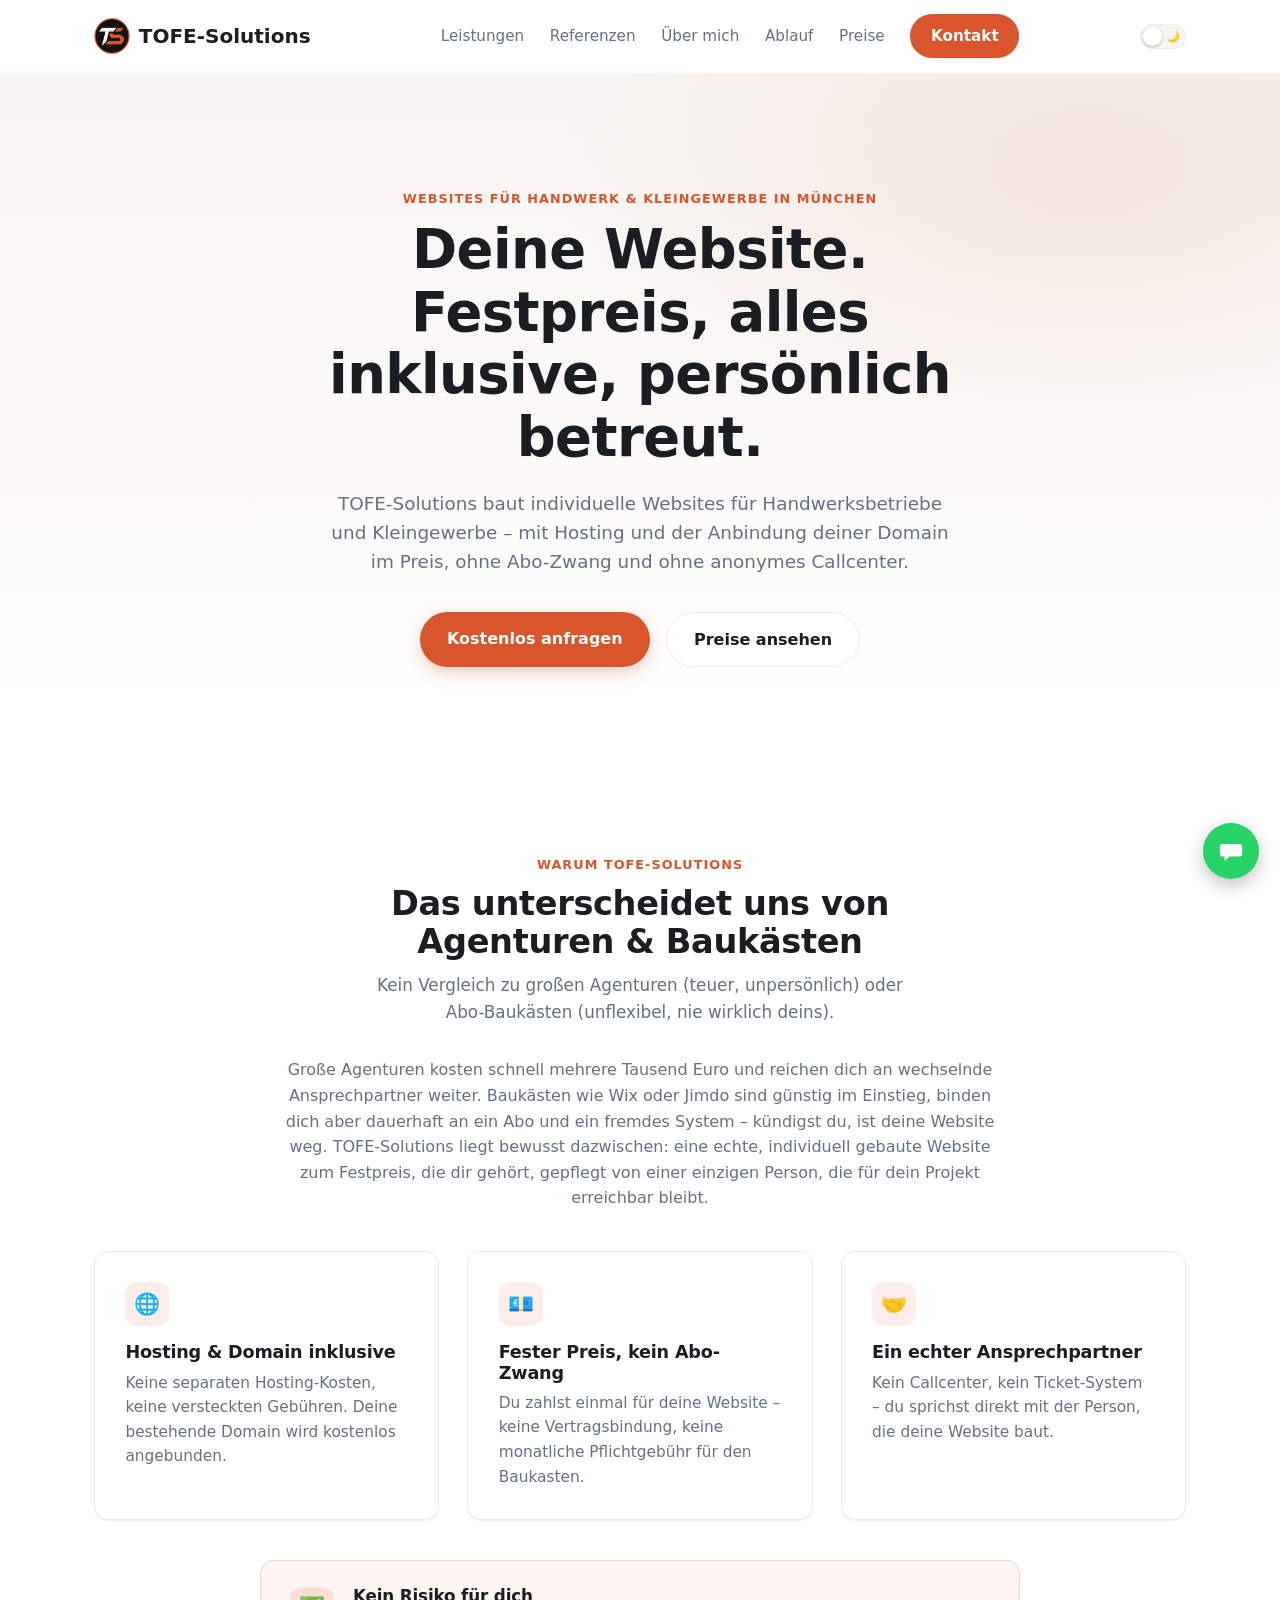
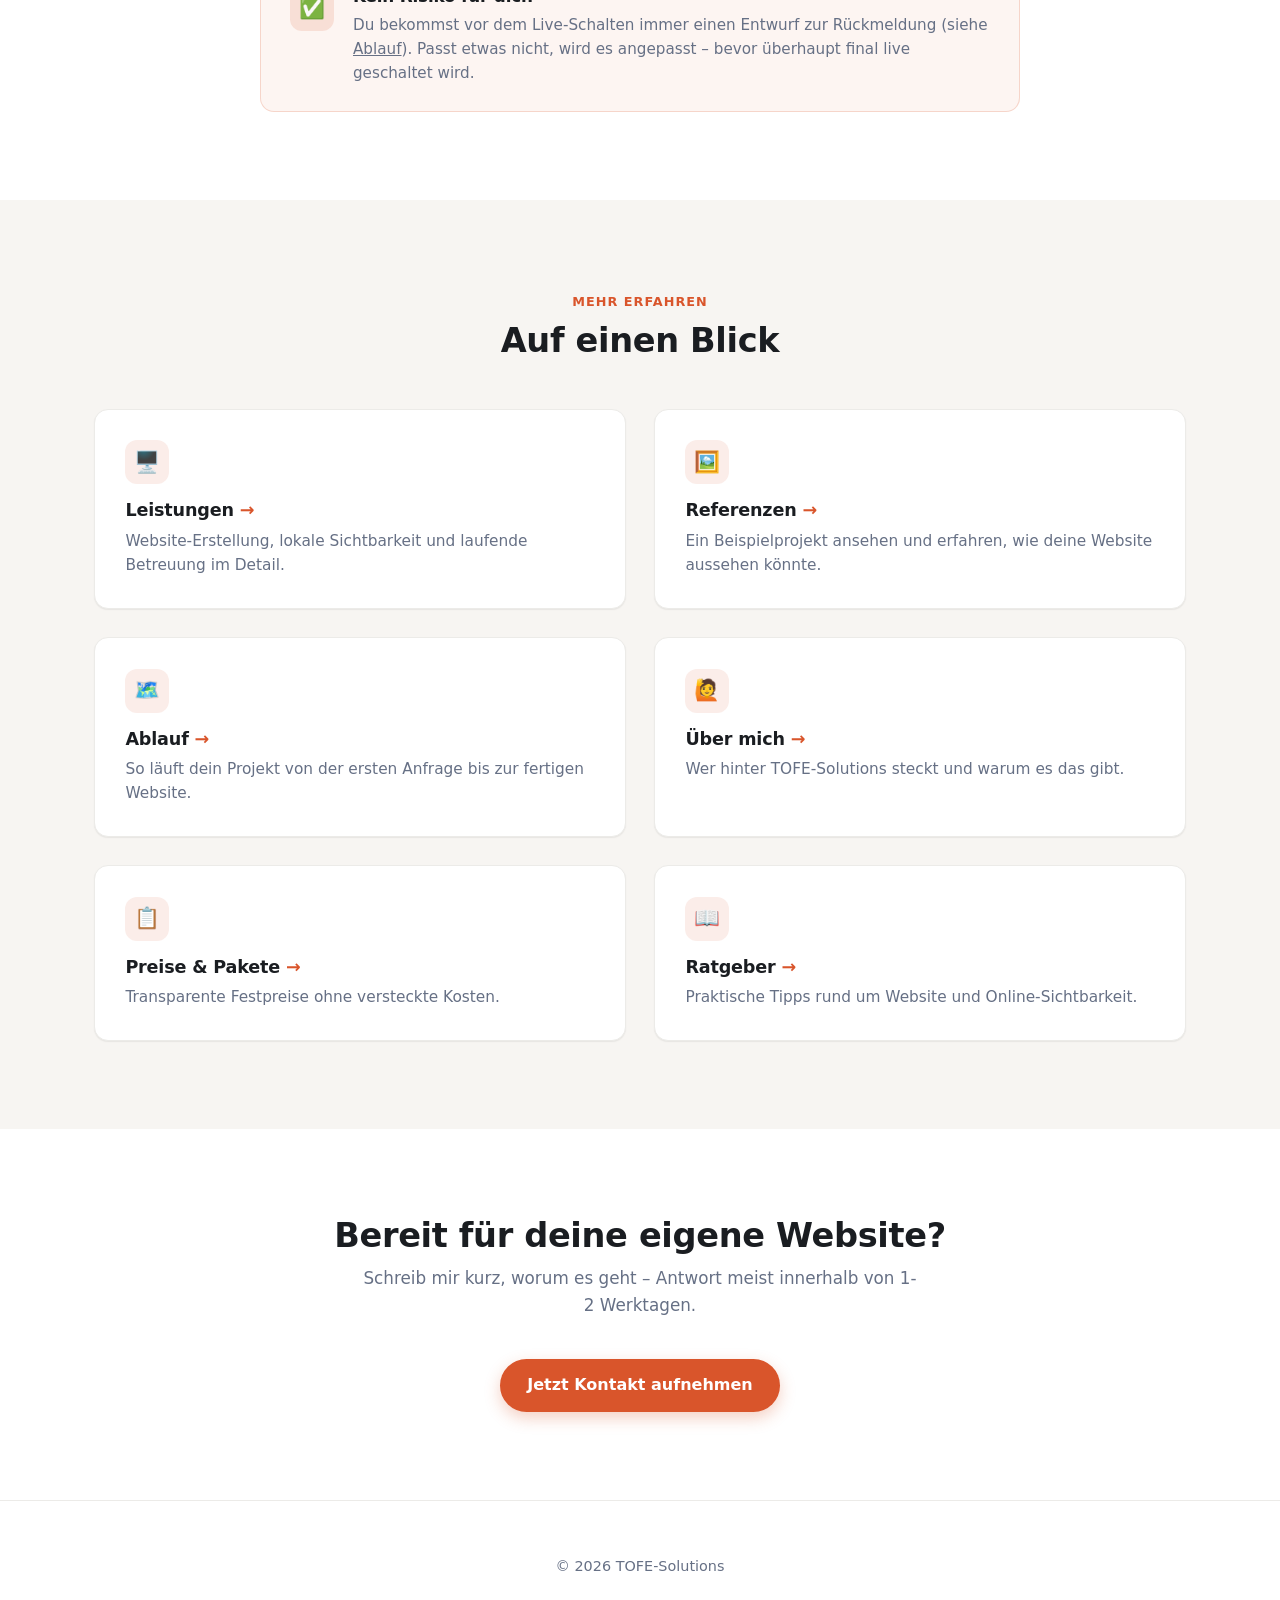
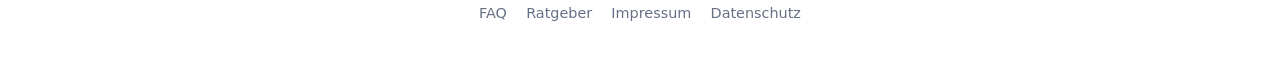
<file: index.html>
<!DOCTYPE html>
<html lang="de">
<head>
<meta charset="UTF-8">
<script>(function(){try{var t=localStorage.getItem('tofe-theme');if(!t){t=window.matchMedia('(prefers-color-scheme: dark)').matches?'dark':'light';}if(t==='dark'){document.documentElement.setAttribute('data-theme','dark');}}catch(e){}})();</script>
<meta name="viewport" content="width=device-width, initial-scale=1.0">
<meta name="theme-color" content="#d9552b">
<title>TOFE-Solutions – Websites für Handwerk &amp; Kleingewerbe in München</title>
<meta name="description" content="TOFE-Solutions baut individuelle Websites für Handwerksbetriebe und Kleingewerbe in München – Festpreis, Hosting &amp; Domain inklusive.">
<meta property="og:title" content="TOFE-Solutions – Websites für Handwerk &amp; Kleingewerbe">
<meta property="og:description" content="Individuelle Websites zum Festpreis, Hosting &amp; Domain-Anbindung inklusive. Persönlich betreut, aus München.">
<meta property="og:type" content="website">
<meta property="og:locale" content="de_DE">
<meta property="og:image" content="https://tofe-solutions.github.io/Vorlage-Elektrohandwerk/og-image.jpg">
<meta property="og:url" content="https://tofe-solutions.github.io/Vorlage-Elektrohandwerk/">
<meta name="twitter:card" content="summary_large_image">
<link rel="stylesheet" href="styles.css">
<link rel="icon" href="favicon.ico" sizes="any">
<link rel="icon" href="favicon-32.png" type="image/png" sizes="32x32">
<link rel="icon" href="favicon-192.png" type="image/png" sizes="192x192">
<link rel="apple-touch-icon" href="apple-touch-icon.png">
<link rel="manifest" href="site.webmanifest">
<!-- Platzhalter: sobald das konkrete Einzugsgebiet feststeht, areaServed unten um die Orte ergänzen, z. B. ["München","Ottobrunn","Unterhaching","Garching"] -->
<script type="application/ld+json">
{
  "@context": "https://schema.org",
  "@type": "ProfessionalService",
  "name": "TOFE-Solutions",
  "description": "Website-Erstellung und lokale Sichtbarkeit für Handwerksbetriebe und Kleingewerbe.",
  "areaServed": "München und Umgebung",
  "priceRange": "€€"
}
</script>
</head>
<body>

<header class="site-header" id="site-header">
  <div class="container header-inner">
    <a href="index.html" class="logo"><img src="logo-icon.png" alt="" width="36" height="36" class="logo-icon">TOFE-Solutions</a>
    <nav class="main-nav" id="main-nav">
      <a href="leistungen.html">Leistungen</a>
      <a href="referenzen.html">Referenzen</a>
      <a href="ueber-mich.html">Über mich</a>
      <a href="ablauf.html">Ablauf</a>
      <a href="preise.html">Preise</a>
      <a href="kontakt.html" class="nav-cta">Kontakt</a>
    </nav>
    <label class="theme-switch" aria-label="Farbschema wechseln">
      <input type="checkbox" id="theme-switch-input">
      <span class="theme-switch-track">
        <span class="icon sun">☀️</span>
        <span class="icon moon">🌙</span>
        <span class="theme-switch-thumb"></span>
      </span>
    </label>
    <button class="menu-toggle" id="menu-toggle" aria-label="Menü öffnen"><span></span></button>
  </div>
</header>

<section id="top" class="hero">
  <div class="container hero-inner">
    <span class="eyebrow">Websites für Handwerk &amp; Kleingewerbe in München</span>
    <h1>Deine Website. Festpreis, alles inklusive, persönlich betreut.</h1>
    <p class="hero-sub">TOFE-Solutions baut individuelle Websites für Handwerksbetriebe und Kleingewerbe – mit Hosting und der Anbindung deiner Domain im Preis, ohne Abo-Zwang und ohne anonymes Callcenter.</p>
    <div class="hero-actions">
      <a href="kontakt.html" class="btn btn-primary">Kostenlos anfragen</a>
      <a href="preise.html" class="btn btn-ghost">Preise ansehen</a>
    </div>
  </div>
</section>

<section class="section">
  <div class="container">
    <div class="section-header">
      <span class="eyebrow">Warum TOFE-Solutions</span>
      <h2>Das unterscheidet uns von Agenturen &amp; Baukästen</h2>
      <p class="section-lead">Kein Vergleich zu großen Agenturen (teuer, unpersönlich) oder Abo-Baukästen (unflexibel, nie wirklich deins).</p>
    </div>
    <p style="max-width:720px;margin:-1rem auto 2.5rem;text-align:center;color:var(--color-muted);">Große Agenturen kosten schnell mehrere Tausend Euro und reichen dich an wechselnde Ansprechpartner weiter. Baukästen wie Wix oder Jimdo sind günstig im Einstieg, binden dich aber dauerhaft an ein Abo und ein fremdes System – kündigst du, ist deine Website weg. TOFE-Solutions liegt bewusst dazwischen: eine echte, individuell gebaute Website zum Festpreis, die dir gehört, gepflegt von einer einzigen Person, die für dein Projekt erreichbar bleibt.</p>
    <div class="grid grid-3">
      <div class="card reveal">
        <div class="icon">🌐</div>
        <h3>Hosting &amp; Domain inklusive</h3>
        <p>Keine separaten Hosting-Kosten, keine versteckten Gebühren. Deine bestehende Domain wird kostenlos angebunden.</p>
      </div>
      <div class="card reveal">
        <div class="icon">💶</div>
        <h3>Fester Preis, kein Abo-Zwang</h3>
        <p>Du zahlst einmal für deine Website – keine Vertragsbindung, keine monatliche Pflichtgebühr für den Baukasten.</p>
      </div>
      <div class="card reveal">
        <div class="icon">🤝</div>
        <h3>Ein echter Ansprechpartner</h3>
        <p>Kein Callcenter, kein Ticket-System – du sprichst direkt mit der Person, die deine Website baut.</p>
      </div>
    </div>
    <div class="guarantee-box reveal">
      <div class="icon">✅</div>
      <div>
        <h3>Kein Risiko für dich</h3>
        <p>Du bekommst vor dem Live-Schalten immer einen Entwurf zur Rückmeldung (siehe <a href="ablauf.html">Ablauf</a>). Passt etwas nicht, wird es angepasst – bevor überhaupt final live geschaltet wird.</p>
      </div>
    </div>
  </div>
</section>

<section class="section section-alt">
  <div class="container">
    <div class="section-header">
      <span class="eyebrow">Mehr erfahren</span>
      <h2>Auf einen Blick</h2>
    </div>
    <div class="grid grid-2">
      <a href="leistungen.html" class="card link-card reveal">
        <div class="icon">🖥️</div>
        <h3>Leistungen <span class="arrow">→</span></h3>
        <p>Website-Erstellung, lokale Sichtbarkeit und laufende Betreuung im Detail.</p>
      </a>
      <a href="referenzen.html" class="card link-card reveal">
        <div class="icon">🖼️</div>
        <h3>Referenzen <span class="arrow">→</span></h3>
        <p>Ein Beispielprojekt ansehen und erfahren, wie deine Website aussehen könnte.</p>
      </a>
      <a href="ablauf.html" class="card link-card reveal">
        <div class="icon">🗺️</div>
        <h3>Ablauf <span class="arrow">→</span></h3>
        <p>So läuft dein Projekt von der ersten Anfrage bis zur fertigen Website.</p>
      </a>
      <a href="ueber-mich.html" class="card link-card reveal">
        <div class="icon">🙋</div>
        <h3>Über mich <span class="arrow">→</span></h3>
        <p>Wer hinter TOFE-Solutions steckt und warum es das gibt.</p>
      </a>
      <a href="preise.html" class="card link-card reveal">
        <div class="icon">📋</div>
        <h3>Preise &amp; Pakete <span class="arrow">→</span></h3>
        <p>Transparente Festpreise ohne versteckte Kosten.</p>
      </a>
      <a href="ratgeber.html" class="card link-card reveal">
        <div class="icon">📖</div>
        <h3>Ratgeber <span class="arrow">→</span></h3>
        <p>Praktische Tipps rund um Website und Online-Sichtbarkeit.</p>
      </a>
    </div>
  </div>
</section>

<section class="section">
  <div class="container" style="text-align:center;">
    <h2>Bereit für deine eigene Website?</h2>
    <p class="section-lead" style="margin-left:auto;margin-right:auto;">Schreib mir kurz, worum es geht – Antwort meist innerhalb von 1-2 Werktagen.</p>
    <a href="kontakt.html" class="btn btn-primary">Jetzt Kontakt aufnehmen</a>
  </div>
</section>

<footer class="site-footer">
  <div class="container footer-inner">
    <p>&copy; <span id="jahr"></span> TOFE-Solutions</p>
    <div class="footer-links">
      <a href="faq.html">FAQ</a>
      <a href="ratgeber.html">Ratgeber</a>
      <a href="impressum.html">Impressum</a>
      <a href="datenschutz.html">Datenschutz</a>
    </div>
  </div>
</footer>

<script>
  document.getElementById('jahr').textContent = new Date().getFullYear();
  const header = document.getElementById('site-header');
  window.addEventListener('scroll', () => header.classList.toggle('scrolled', window.scrollY > 8));
  const menuToggle = document.getElementById('menu-toggle');
  const mainNav = document.getElementById('main-nav');
  menuToggle.addEventListener('click', () => mainNav.classList.toggle('open'));
  mainNav.querySelectorAll('a').forEach(a => a.addEventListener('click', () => mainNav.classList.remove('open')));
  const themeInput = document.getElementById('theme-switch-input');
  if (themeInput) {
    themeInput.checked = document.documentElement.getAttribute('data-theme') === 'dark';
    themeInput.addEventListener('change', () => {
      const theme = themeInput.checked ? 'dark' : 'light';
      document.documentElement.setAttribute('data-theme', theme);
      try { localStorage.setItem('tofe-theme', theme); } catch(e) {}
    });
  }
  const revealEls = document.querySelectorAll('.reveal');
  const io = new IntersectionObserver((entries) => {
    entries.forEach(entry => { if (entry.isIntersecting) { entry.target.classList.add('is-visible'); io.unobserve(entry.target); } });
  }, { threshold: 0.15 });
  revealEls.forEach(el => io.observe(el));
</script>

<a href="https://wa.me/4915731621285?text=Hallo%2C%20ich%20interessiere%20mich%20f%C3%BCr%20eine%20Website." class="whatsapp-fab" target="_blank" rel="noopener" aria-label="Per WhatsApp kontaktieren">
  <svg viewBox="0 0 100 100" fill="none" xmlns="http://www.w3.org/2000/svg"><path d="M20 25h60a10 10 0 0110 10v25a10 10 0 01-10 10H45l-18 15v-15h-7a10 10 0 01-10-10V35a10 10 0 0110-10z" fill="#fff"/></svg>
</a>
</body>
</html>
</file>
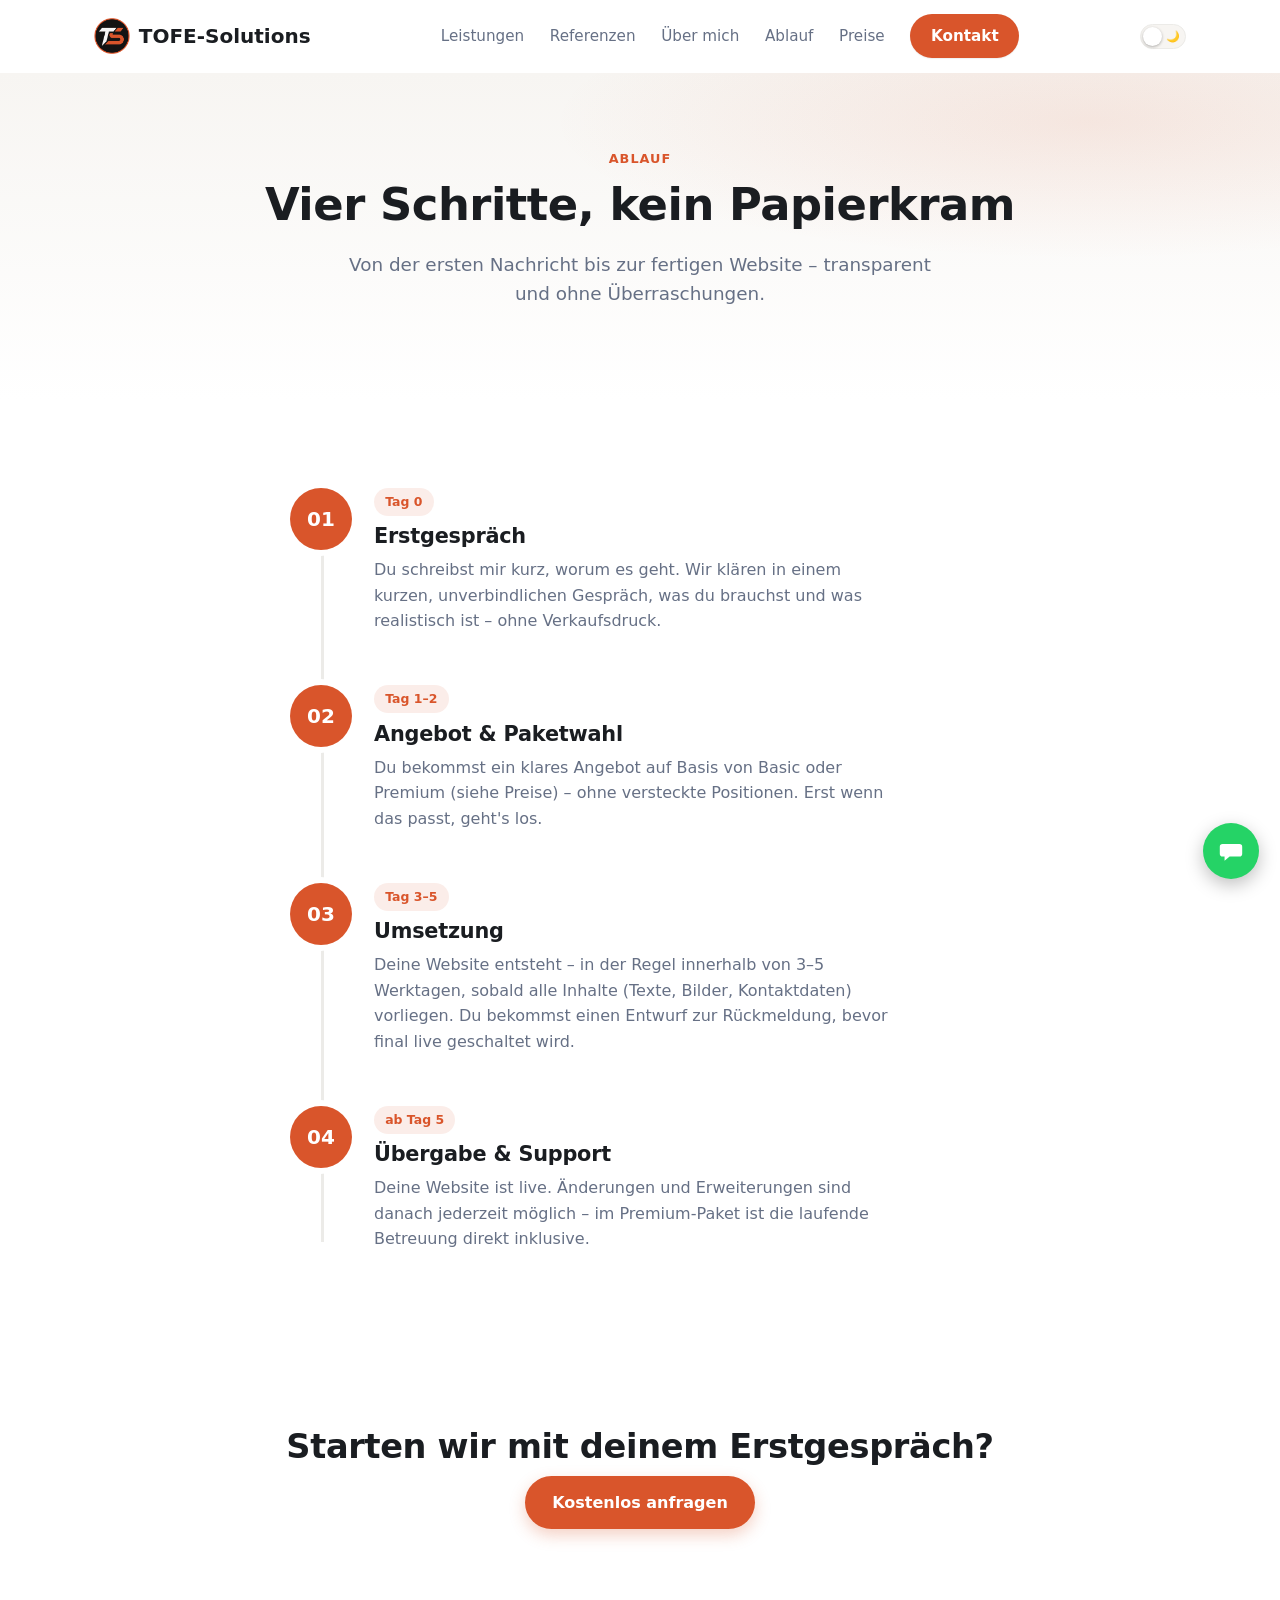
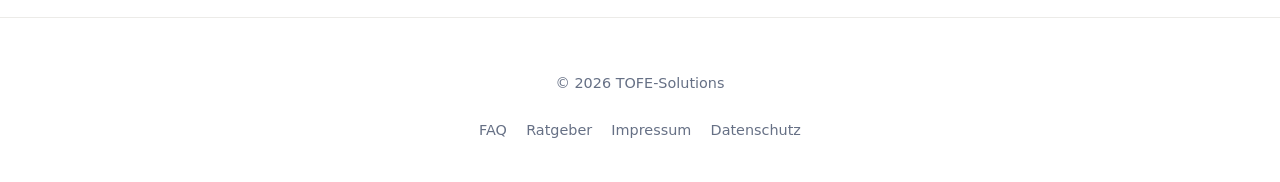
<file: ablauf.html>
<!DOCTYPE html>
<html lang="de">
<head>
<meta charset="UTF-8">
<script>(function(){try{var t=localStorage.getItem('tofe-theme');if(!t){t=window.matchMedia('(prefers-color-scheme: dark)').matches?'dark':'light';}if(t==='dark'){document.documentElement.setAttribute('data-theme','dark');}}catch(e){}})();</script>
<meta name="viewport" content="width=device-width, initial-scale=1.0">
<meta name="theme-color" content="#d9552b">
<title>Ablauf – So entsteht deine Website | TOFE-Solutions</title>
<meta name="description" content="In vier Schritten zur fertigen Website: Erstgespräch, Angebot, Umsetzung und Übergabe – transparent und ohne Papierkram.">
<meta property="og:title" content="Ablauf – TOFE-Solutions">
<meta property="og:description" content="So läuft dein Website-Projekt von der Anfrage bis zur Übergabe.">
<meta property="og:type" content="website">
<meta property="og:locale" content="de_DE">
<meta property="og:image" content="https://tofe-solutions.github.io/Vorlage-Elektrohandwerk/og-image.jpg">
<meta property="og:url" content="https://tofe-solutions.github.io/Vorlage-Elektrohandwerk/ablauf.html">
<meta name="twitter:card" content="summary_large_image">
<link rel="stylesheet" href="styles.css">
<link rel="icon" href="favicon.ico" sizes="any">
<link rel="icon" href="favicon-32.png" type="image/png" sizes="32x32">
<link rel="icon" href="favicon-192.png" type="image/png" sizes="192x192">
<link rel="apple-touch-icon" href="apple-touch-icon.png">
<link rel="manifest" href="site.webmanifest">
</head>
<body>

<header class="site-header" id="site-header">
  <div class="container header-inner">
    <a href="index.html" class="logo"><img src="logo-icon.png" alt="" width="36" height="36" class="logo-icon">TOFE-Solutions</a>
    <nav class="main-nav" id="main-nav">
      <a href="leistungen.html">Leistungen</a>
      <a href="referenzen.html">Referenzen</a>
      <a href="ueber-mich.html">Über mich</a>
      <a href="ablauf.html">Ablauf</a>
      <a href="preise.html">Preise</a>
      <a href="kontakt.html" class="nav-cta">Kontakt</a>
    </nav>
    <label class="theme-switch" aria-label="Farbschema wechseln">
      <input type="checkbox" id="theme-switch-input">
      <span class="theme-switch-track">
        <span class="icon sun">☀️</span>
        <span class="icon moon">🌙</span>
        <span class="theme-switch-thumb"></span>
      </span>
    </label>
    <button class="menu-toggle" id="menu-toggle" aria-label="Menü öffnen"><span></span></button>
  </div>
</header>

<section class="hero page-hero">
  <div class="container hero-inner">
    <span class="eyebrow">Ablauf</span>
    <h1>Vier Schritte, kein Papierkram</h1>
    <p class="hero-sub">Von der ersten Nachricht bis zur fertigen Website – transparent und ohne Überraschungen.</p>
  </div>
</section>

<section class="section">
  <div class="container">
    <div class="ablauf-timeline">
      <div class="at-item reveal">
        <div class="at-node">01</div>
        <span class="at-time">Tag 0</span>
        <h2>Erstgespräch</h2>
        <p>Du schreibst mir kurz, worum es geht. Wir klären in einem kurzen, unverbindlichen Gespräch, was du brauchst und was realistisch ist – ohne Verkaufsdruck.</p>
      </div>
      <div class="at-item reveal">
        <div class="at-node">02</div>
        <span class="at-time">Tag 1–2</span>
        <h2>Angebot &amp; Paketwahl</h2>
        <p>Du bekommst ein klares Angebot auf Basis von Basic oder Premium (siehe Preise) – ohne versteckte Positionen. Erst wenn das passt, geht's los.</p>
      </div>
      <div class="at-item reveal">
        <div class="at-node">03</div>
        <span class="at-time">Tag 3–5</span>
        <h2>Umsetzung</h2>
        <p>Deine Website entsteht – in der Regel innerhalb von 3–5 Werktagen, sobald alle Inhalte (Texte, Bilder, Kontaktdaten) vorliegen. Du bekommst einen Entwurf zur Rückmeldung, bevor final live geschaltet wird.</p>
      </div>
      <div class="at-item reveal">
        <div class="at-node">04</div>
        <span class="at-time">ab Tag 5</span>
        <h2>Übergabe &amp; Support</h2>
        <p>Deine Website ist live. Änderungen und Erweiterungen sind danach jederzeit möglich – im Premium-Paket ist die laufende Betreuung direkt inklusive.</p>
      </div>
    </div>
  </div>
</section>

<section class="section" style="text-align:center;">
  <div class="container">
    <h2>Starten wir mit deinem Erstgespräch?</h2>
    <a href="kontakt.html" class="btn btn-primary">Kostenlos anfragen</a>
  </div>
</section>

<footer class="site-footer">
  <div class="container footer-inner">
    <p>&copy; <span id="jahr"></span> TOFE-Solutions</p>
    <div class="footer-links">
      <a href="faq.html">FAQ</a>
      <a href="ratgeber.html">Ratgeber</a>
      <a href="impressum.html">Impressum</a>
      <a href="datenschutz.html">Datenschutz</a>
    </div>
  </div>
</footer>

<script>
  document.getElementById('jahr').textContent = new Date().getFullYear();
  const header = document.getElementById('site-header');
  window.addEventListener('scroll', () => header.classList.toggle('scrolled', window.scrollY > 8));
  const menuToggle = document.getElementById('menu-toggle');
  const mainNav = document.getElementById('main-nav');
  menuToggle.addEventListener('click', () => mainNav.classList.toggle('open'));
  mainNav.querySelectorAll('a').forEach(a => a.addEventListener('click', () => mainNav.classList.remove('open')));
  const themeInput = document.getElementById('theme-switch-input');
  if (themeInput) {
    themeInput.checked = document.documentElement.getAttribute('data-theme') === 'dark';
    themeInput.addEventListener('change', () => {
      const theme = themeInput.checked ? 'dark' : 'light';
      document.documentElement.setAttribute('data-theme', theme);
      try { localStorage.setItem('tofe-theme', theme); } catch(e) {}
    });
  }
  const revealEls = document.querySelectorAll('.reveal');
  const io = new IntersectionObserver((entries) => {
    entries.forEach(entry => { if (entry.isIntersecting) { entry.target.classList.add('is-visible'); io.unobserve(entry.target); } });
  }, { threshold: 0.15 });
  revealEls.forEach(el => io.observe(el));
</script>

<a href="https://wa.me/4915731621285?text=Hallo%2C%20ich%20interessiere%20mich%20f%C3%BCr%20eine%20Website." class="whatsapp-fab" target="_blank" rel="noopener" aria-label="Per WhatsApp kontaktieren">
  <svg viewBox="0 0 100 100" fill="none" xmlns="http://www.w3.org/2000/svg"><path d="M20 25h60a10 10 0 0110 10v25a10 10 0 01-10 10H45l-18 15v-15h-7a10 10 0 01-10-10V35a10 10 0 0110-10z" fill="#fff"/></svg>
</a>
</body>
</html>
</file>
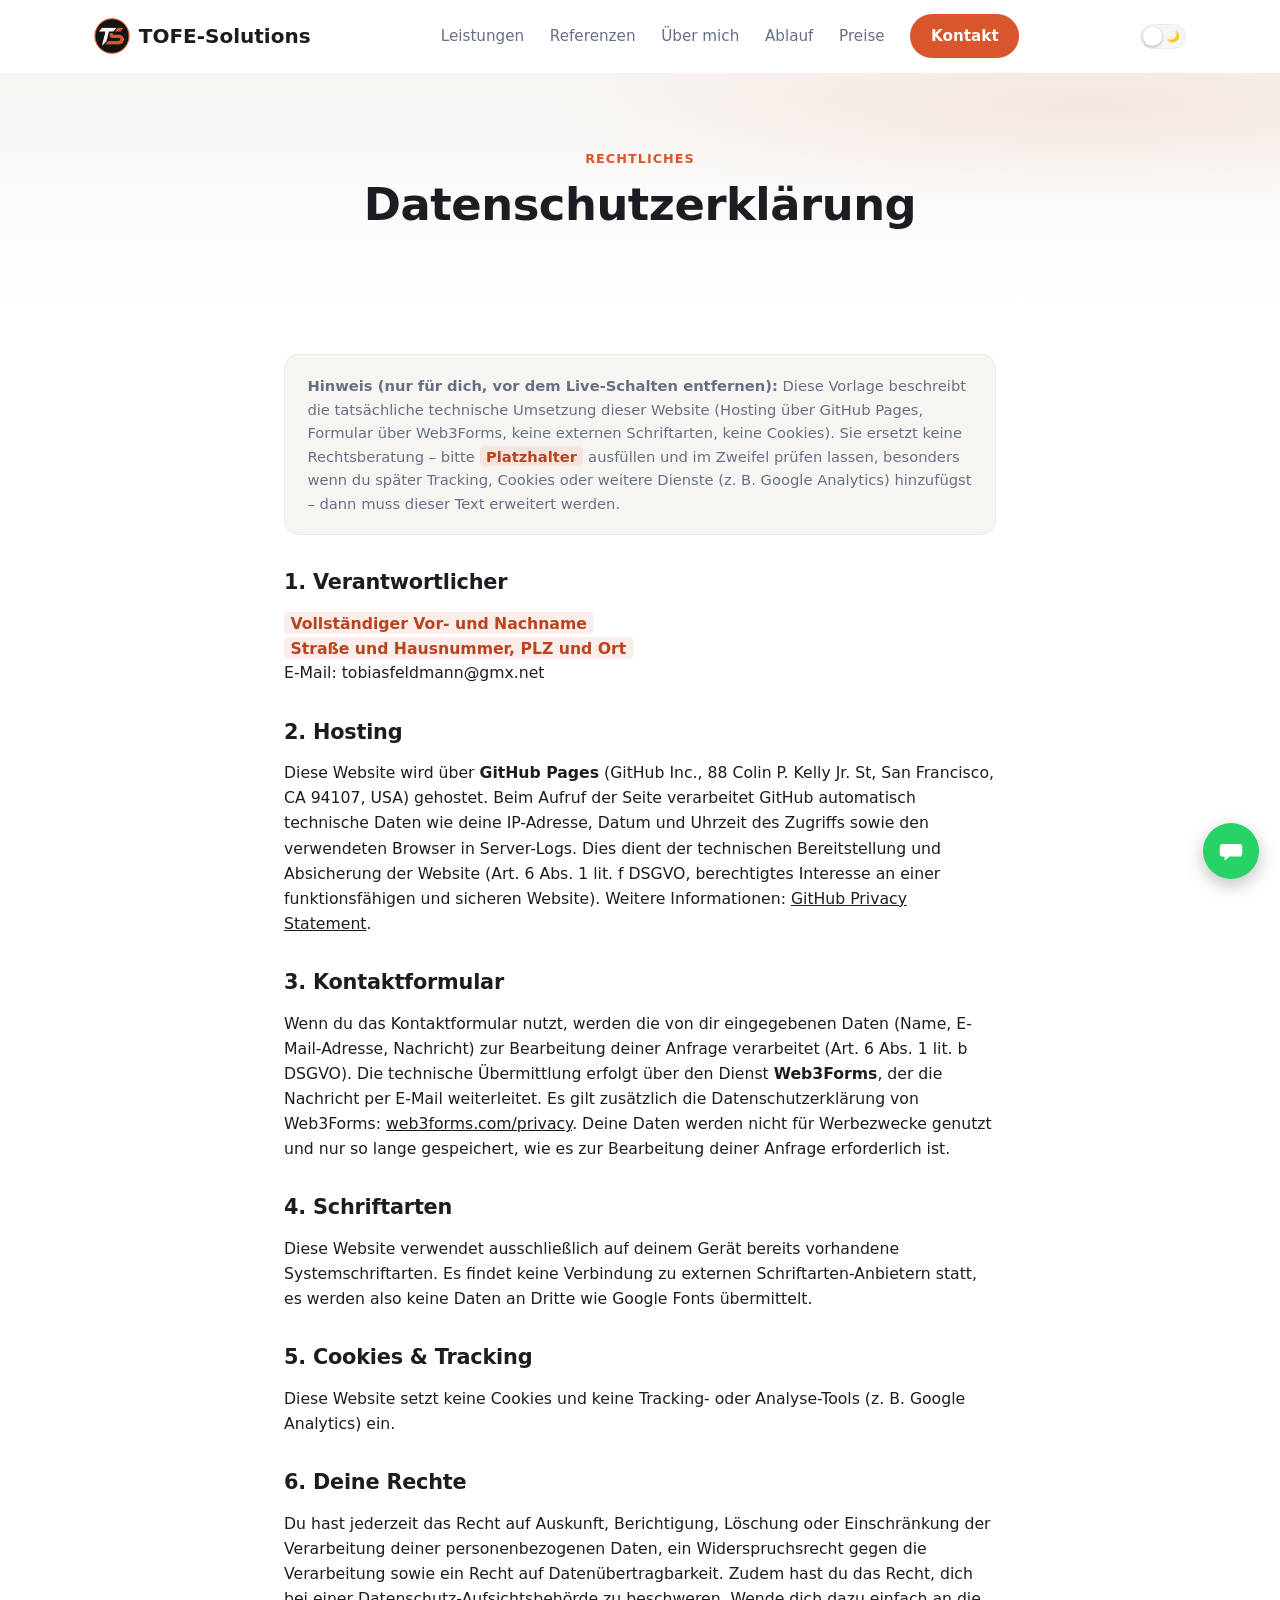
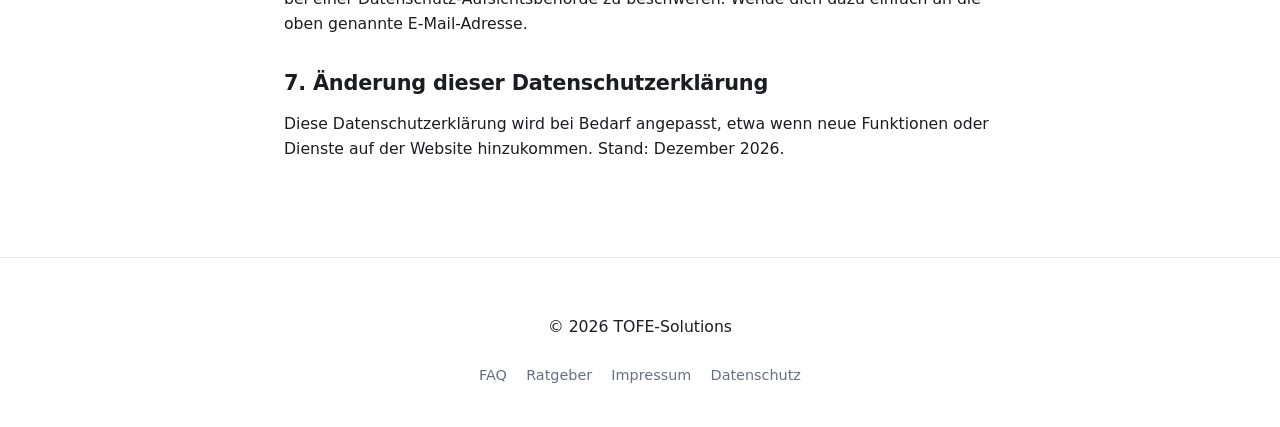
<file: datenschutz.html>
<!DOCTYPE html>
<html lang="de">
<head>
<meta charset="UTF-8">
<script>(function(){try{var t=localStorage.getItem('tofe-theme');if(!t){t=window.matchMedia('(prefers-color-scheme: dark)').matches?'dark':'light';}if(t==='dark'){document.documentElement.setAttribute('data-theme','dark');}}catch(e){}})();</script>
<meta name="viewport" content="width=device-width, initial-scale=1.0">
<meta name="theme-color" content="#d9552b">
<title>Datenschutzerklärung – TOFE-Solutions</title>
<meta name="description" content="Datenschutzerklärung von TOFE-Solutions gemäß DSGVO.">
<meta name="robots" content="noindex">
<link rel="stylesheet" href="styles.css">
<link rel="icon" href="favicon.ico" sizes="any">
<link rel="icon" href="favicon-32.png" type="image/png" sizes="32x32">
<link rel="icon" href="favicon-192.png" type="image/png" sizes="192x192">
<link rel="apple-touch-icon" href="apple-touch-icon.png">
<link rel="manifest" href="site.webmanifest">
</head>
<body class="legal">

<header class="site-header" id="site-header">
  <div class="container header-inner">
    <a href="index.html" class="logo"><img src="logo-icon.png" alt="" width="36" height="36" class="logo-icon">TOFE-Solutions</a>
    <nav class="main-nav" id="main-nav">
      <a href="leistungen.html">Leistungen</a>
      <a href="referenzen.html">Referenzen</a>
      <a href="ueber-mich.html">Über mich</a>
      <a href="ablauf.html">Ablauf</a>
      <a href="preise.html">Preise</a>
      <a href="kontakt.html" class="nav-cta">Kontakt</a>
    </nav>
    <label class="theme-switch" aria-label="Farbschema wechseln">
      <input type="checkbox" id="theme-switch-input">
      <span class="theme-switch-track">
        <span class="icon sun">☀️</span>
        <span class="icon moon">🌙</span>
        <span class="theme-switch-thumb"></span>
      </span>
    </label>
    <button class="menu-toggle" id="menu-toggle" aria-label="Menü öffnen"><span></span></button>
  </div>
</header>

<section class="hero page-hero">
  <div class="container hero-inner">
    <span class="eyebrow">Rechtliches</span>
    <h1>Datenschutzerklärung</h1>
  </div>
</section>

<section class="section">
  <div class="container" style="max-width:760px;">

    <div class="notice">
      <strong>Hinweis (nur für dich, vor dem Live-Schalten entfernen):</strong> Diese Vorlage beschreibt die tatsächliche technische Umsetzung dieser Website (Hosting über GitHub Pages, Formular über Web3Forms, keine externen Schriftarten, keine Cookies). Sie ersetzt keine Rechtsberatung – bitte <span class="placeholder">Platzhalter</span> ausfüllen und im Zweifel prüfen lassen, besonders wenn du später Tracking, Cookies oder weitere Dienste (z. B. Google Analytics) hinzufügst – dann muss dieser Text erweitert werden.
    </div>

    <h2>1. Verantwortlicher</h2>
    <p>
      <span class="placeholder">Vollständiger Vor- und Nachname</span><br>
      <span class="placeholder">Straße und Hausnummer, PLZ und Ort</span><br>
      E-Mail: tobiasfeldmann@gmx.net
    </p>

    <h2>2. Hosting</h2>
    <p>Diese Website wird über <strong>GitHub Pages</strong> (GitHub Inc., 88 Colin P. Kelly Jr. St, San Francisco, CA 94107, USA) gehostet. Beim Aufruf der Seite verarbeitet GitHub automatisch technische Daten wie deine IP-Adresse, Datum und Uhrzeit des Zugriffs sowie den verwendeten Browser in Server-Logs. Dies dient der technischen Bereitstellung und Absicherung der Website (Art. 6 Abs. 1 lit. f DSGVO, berechtigtes Interesse an einer funktionsfähigen und sicheren Website). Weitere Informationen: <a href="https://docs.github.com/site-policy/privacy-policies/github-general-privacy-statement" target="_blank" rel="noopener">GitHub Privacy Statement</a>.</p>

    <h2>3. Kontaktformular</h2>
    <p>Wenn du das Kontaktformular nutzt, werden die von dir eingegebenen Daten (Name, E-Mail-Adresse, Nachricht) zur Bearbeitung deiner Anfrage verarbeitet (Art. 6 Abs. 1 lit. b DSGVO). Die technische Übermittlung erfolgt über den Dienst <strong>Web3Forms</strong>, der die Nachricht per E-Mail weiterleitet. Es gilt zusätzlich die Datenschutzerklärung von Web3Forms: <a href="https://web3forms.com/privacy" target="_blank" rel="noopener">web3forms.com/privacy</a>. Deine Daten werden nicht für Werbezwecke genutzt und nur so lange gespeichert, wie es zur Bearbeitung deiner Anfrage erforderlich ist.</p>

    <h2>4. Schriftarten</h2>
    <p>Diese Website verwendet ausschließlich auf deinem Gerät bereits vorhandene Systemschriftarten. Es findet keine Verbindung zu externen Schriftarten-Anbietern statt, es werden also keine Daten an Dritte wie Google Fonts übermittelt.</p>

    <h2>5. Cookies &amp; Tracking</h2>
    <p>Diese Website setzt keine Cookies und keine Tracking- oder Analyse-Tools (z. B. Google Analytics) ein.</p>

    <h2>6. Deine Rechte</h2>
    <p>Du hast jederzeit das Recht auf Auskunft, Berichtigung, Löschung oder Einschränkung der Verarbeitung deiner personenbezogenen Daten, ein Widerspruchsrecht gegen die Verarbeitung sowie ein Recht auf Datenübertragbarkeit. Zudem hast du das Recht, dich bei einer Datenschutz-Aufsichtsbehörde zu beschweren. Wende dich dazu einfach an die oben genannte E-Mail-Adresse.</p>

    <h2>7. Änderung dieser Datenschutzerklärung</h2>
    <p>Diese Datenschutzerklärung wird bei Bedarf angepasst, etwa wenn neue Funktionen oder Dienste auf der Website hinzukommen. Stand: <span id="stand"></span>.</p>

  </div>
</section>

<footer class="site-footer">
  <div class="container footer-inner">
    <p>&copy; <span id="jahr"></span> TOFE-Solutions</p>
    <div class="footer-links">
      <a href="faq.html">FAQ</a>
      <a href="ratgeber.html">Ratgeber</a>
      <a href="impressum.html">Impressum</a>
      <a href="datenschutz.html">Datenschutz</a>
    </div>
  </div>
</footer>

<script>
  document.getElementById('jahr').textContent = new Date().getFullYear();
  document.getElementById('stand').textContent = new Date().toLocaleDateString('de-DE', {year:'numeric', month:'long'});
  const header = document.getElementById('site-header');
  window.addEventListener('scroll', () => header.classList.toggle('scrolled', window.scrollY > 8));
  const menuToggle = document.getElementById('menu-toggle');
  const mainNav = document.getElementById('main-nav');
  menuToggle.addEventListener('click', () => mainNav.classList.toggle('open'));
  mainNav.querySelectorAll('a').forEach(a => a.addEventListener('click', () => mainNav.classList.remove('open')));
  const themeInput = document.getElementById('theme-switch-input');
  if (themeInput) {
    themeInput.checked = document.documentElement.getAttribute('data-theme') === 'dark';
    themeInput.addEventListener('change', () => {
      const theme = themeInput.checked ? 'dark' : 'light';
      document.documentElement.setAttribute('data-theme', theme);
      try { localStorage.setItem('tofe-theme', theme); } catch(e) {}
    });
  }
</script>

<a href="https://wa.me/4915731621285?text=Hallo%2C%20ich%20interessiere%20mich%20f%C3%BCr%20eine%20Website." class="whatsapp-fab" target="_blank" rel="noopener" aria-label="Per WhatsApp kontaktieren">
  <svg viewBox="0 0 100 100" fill="none" xmlns="http://www.w3.org/2000/svg"><path d="M20 25h60a10 10 0 0110 10v25a10 10 0 01-10 10H45l-18 15v-15h-7a10 10 0 01-10-10V35a10 10 0 0110-10z" fill="#fff"/></svg>
</a>
</body>
</html>
</file>
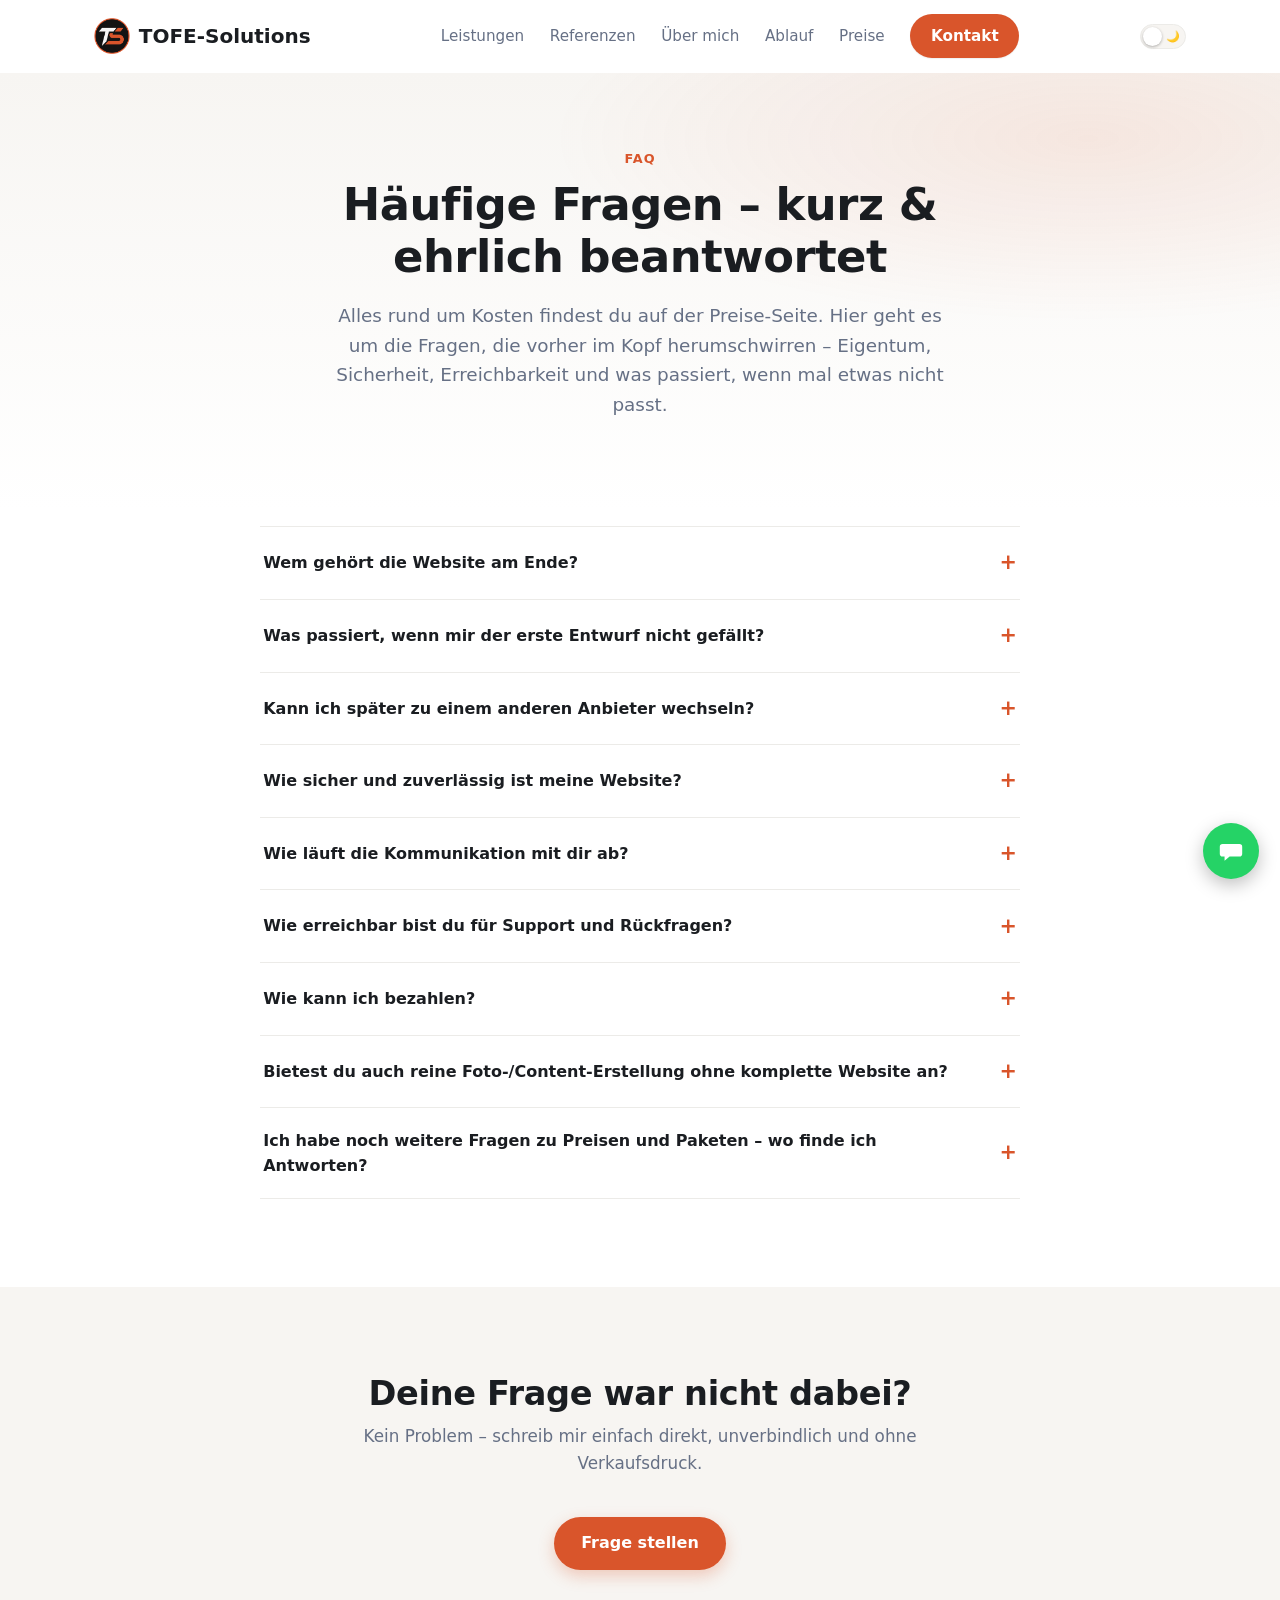
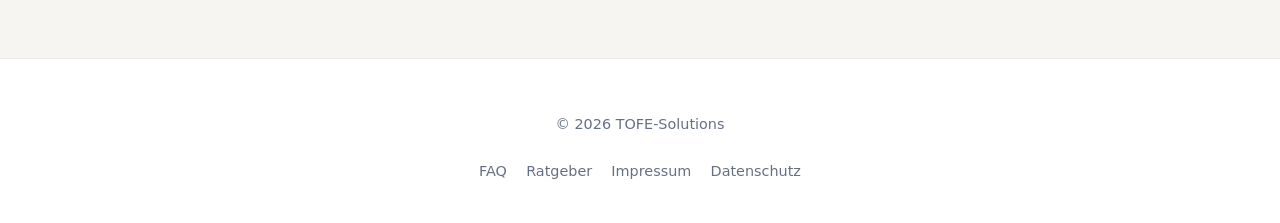
<file: faq.html>
<!DOCTYPE html>
<html lang="de">
<head>
<meta charset="UTF-8">
<script>(function(){try{var t=localStorage.getItem('tofe-theme');if(!t){t=window.matchMedia('(prefers-color-scheme: dark)').matches?'dark':'light';}if(t==='dark'){document.documentElement.setAttribute('data-theme','dark');}}catch(e){}})();</script>
<meta name="viewport" content="width=device-width, initial-scale=1.0">
<meta name="theme-color" content="#d9552b">
<title>FAQ – Häufige Fragen | TOFE-Solutions</title>
<meta name="description" content="Antworten auf die wichtigsten Fragen zu TOFE-Solutions: Eigentum an der Website, Zufriedenheit, Wechsel des Anbieters, Sicherheit und Erreichbarkeit.">
<meta property="og:title" content="FAQ – TOFE-Solutions">
<meta property="og:description" content="Antworten auf die wichtigsten Fragen rund um deine Website mit TOFE-Solutions.">
<meta property="og:type" content="website">
<meta property="og:locale" content="de_DE">
<meta property="og:image" content="https://tofe-solutions.github.io/Vorlage-Elektrohandwerk/og-image.jpg">
<meta property="og:url" content="https://tofe-solutions.github.io/Vorlage-Elektrohandwerk/faq.html">
<meta name="twitter:card" content="summary_large_image">
<link rel="stylesheet" href="styles.css">
<link rel="icon" href="favicon.ico" sizes="any">
<link rel="icon" href="favicon-32.png" type="image/png" sizes="32x32">
<link rel="icon" href="favicon-192.png" type="image/png" sizes="192x192">
<link rel="apple-touch-icon" href="apple-touch-icon.png">
<link rel="manifest" href="site.webmanifest">
</head>
<body>

<header class="site-header" id="site-header">
  <div class="container header-inner">
    <a href="index.html" class="logo"><img src="logo-icon.png" alt="" width="36" height="36" class="logo-icon">TOFE-Solutions</a>
    <nav class="main-nav" id="main-nav">
      <a href="leistungen.html">Leistungen</a>
      <a href="referenzen.html">Referenzen</a>
      <a href="ueber-mich.html">Über mich</a>
      <a href="ablauf.html">Ablauf</a>
      <a href="preise.html">Preise</a>
      <a href="kontakt.html" class="nav-cta">Kontakt</a>
    </nav>
    <label class="theme-switch" aria-label="Farbschema wechseln">
      <input type="checkbox" id="theme-switch-input">
      <span class="theme-switch-track">
        <span class="icon sun">☀️</span>
        <span class="icon moon">🌙</span>
        <span class="theme-switch-thumb"></span>
      </span>
    </label>
    <button class="menu-toggle" id="menu-toggle" aria-label="Menü öffnen"><span></span></button>
  </div>
</header>

<section class="hero page-hero">
  <div class="container hero-inner">
    <span class="eyebrow">FAQ</span>
    <h1>Häufige Fragen – kurz &amp; ehrlich beantwortet</h1>
    <p class="hero-sub">Alles rund um Kosten findest du auf der Preise-Seite. Hier geht es um die Fragen, die vorher im Kopf herumschwirren – Eigentum, Sicherheit, Erreichbarkeit und was passiert, wenn mal etwas nicht passt.</p>
  </div>
</section>

<section class="section" style="padding-top:1rem;">
  <div class="container">
    <div class="faq-list">

      <div class="faq-item reveal">
        <button class="faq-question" aria-expanded="false">
          <span>Wem gehört die Website am Ende?</span>
          <span class="faq-icon">+</span>
        </button>
        <div class="faq-answer">
          <p>Dir – vollständig. Es gibt keinen Baukasten-Vertrag und keine Abhängigkeit von mir als Anbieter. Deine Website läuft auf offenen Web-Standards (HTML/CSS), du bekommst den kompletten Code und kannst jederzeit frei darüber verfügen.</p>
        </div>
      </div>

      <div class="faq-item reveal">
        <button class="faq-question" aria-expanded="false">
          <span>Was passiert, wenn mir der erste Entwurf nicht gefällt?</span>
          <span class="faq-icon">+</span>
        </button>
        <div class="faq-answer">
          <p>Du bekommst immer einen Entwurf zur Rückmeldung, bevor irgendetwas final live geschaltet wird (siehe <a href="ablauf.html">Ablauf</a>). Passt etwas nicht, wird es angepasst – ohne Verkaufsdruck und ohne dass dir dadurch zusätzliche Kosten entstehen.</p>
        </div>
      </div>

      <div class="faq-item reveal">
        <button class="faq-question" aria-expanded="false">
          <span>Kann ich später zu einem anderen Anbieter wechseln?</span>
          <span class="faq-icon">+</span>
        </button>
        <div class="faq-answer">
          <p>Ja, jederzeit. Weil die Website dir gehört und auf Standard-Webtechnologien basiert statt auf einem geschlossenen Baukasten-System, bist du zu keinem Zeitpunkt an mich gebunden.</p>
        </div>
      </div>

      <div class="faq-item reveal">
        <button class="faq-question" aria-expanded="false">
          <span>Wie sicher und zuverlässig ist meine Website?</span>
          <span class="faq-icon">+</span>
        </button>
        <div class="faq-answer">
          <p>Das im Preis enthaltene Hosting läuft über eine etablierte, verschlüsselte Infrastruktur (automatisches SSL-Zertifikat, also https). Damit ist deine Website standardmäßig verschlüsselt erreichbar und technisch auf einem soliden, aktuellen Stand.</p>
        </div>
      </div>

      <div class="faq-item reveal">
        <button class="faq-question" aria-expanded="false">
          <span>Wie läuft die Kommunikation mit dir ab?</span>
          <span class="faq-icon">+</span>
        </button>
        <div class="faq-answer">
          <p>Direkt und persönlich – per E-Mail oder WhatsApp, ganz ohne Ticket-System oder Callcenter. Du sprichst immer mit der Person, die tatsächlich an deiner Website arbeitet.</p>
        </div>
      </div>

      <div class="faq-item reveal">
        <button class="faq-question" aria-expanded="false">
          <span>Wie erreichbar bist du für Support und Rückfragen?</span>
          <span class="faq-icon">+</span>
        </button>
        <div class="faq-answer">
          <p>In der Regel antworte ich innerhalb von 1–2 Werktagen. <span class="placeholder-note">[Platzhalter: genaue Erreichbarkeit/Support-Zeiten ergänzen, z. B. Mo–Fr, Notfall-Support ja/nein]</span></p>
        </div>
      </div>

      <div class="faq-item reveal">
        <button class="faq-question" aria-expanded="false">
          <span>Wie kann ich bezahlen?</span>
          <span class="faq-icon">+</span>
        </button>
        <div class="faq-answer">
          <p><span class="placeholder-note">[Platzhalter: akzeptierte Zahlungsarten ergänzen, z. B. Überweisung, PayPal, Rechnung]</span></p>
        </div>
      </div>

      <div class="faq-item reveal">
        <button class="faq-question" aria-expanded="false">
          <span>Bietest du auch reine Foto-/Content-Erstellung ohne komplette Website an?</span>
          <span class="faq-icon">+</span>
        </button>
        <div class="faq-answer">
          <p>Aktuell ist "Content vor Ort" als Zusatzleistung zu einer Website-Erstellung oder -Betreuung buchbar (siehe <a href="leistungen.html">Leistungen</a>). Sprich mich gerne trotzdem an, wenn du etwas anderes im Kopf hast.</p>
        </div>
      </div>

      <div class="faq-item reveal">
        <button class="faq-question" aria-expanded="false">
          <span>Ich habe noch weitere Fragen zu Preisen und Paketen – wo finde ich Antworten?</span>
          <span class="faq-icon">+</span>
        </button>
        <div class="faq-answer">
          <p>Alles rund um Kosten, Laufzeiten und Zusatzleistungen findest du gesammelt auf der <a href="preise.html">Preise-Seite</a> – inklusive Preis-Rechner für eine erste Einschätzung.</p>
        </div>
      </div>

    </div>
  </div>
</section>

<section class="section section-alt" style="text-align:center;">
  <div class="container">
    <h2>Deine Frage war nicht dabei?</h2>
    <p class="section-lead" style="margin-left:auto;margin-right:auto;">Kein Problem – schreib mir einfach direkt, unverbindlich und ohne Verkaufsdruck.</p>
    <a href="kontakt.html" class="btn btn-primary">Frage stellen</a>
  </div>
</section>

<footer class="site-footer">
  <div class="container footer-inner">
    <p>&copy; <span id="jahr"></span> TOFE-Solutions</p>
    <div class="footer-links">
      <a href="faq.html">FAQ</a>
      <a href="ratgeber.html">Ratgeber</a>
      <a href="impressum.html">Impressum</a>
      <a href="datenschutz.html">Datenschutz</a>
    </div>
  </div>
</footer>

<script>
  document.getElementById('jahr').textContent = new Date().getFullYear();
  const header = document.getElementById('site-header');
  window.addEventListener('scroll', () => header.classList.toggle('scrolled', window.scrollY > 8));
  const menuToggle = document.getElementById('menu-toggle');
  const mainNav = document.getElementById('main-nav');
  menuToggle.addEventListener('click', () => mainNav.classList.toggle('open'));
  mainNav.querySelectorAll('a').forEach(a => a.addEventListener('click', () => mainNav.classList.remove('open')));
  const themeInput = document.getElementById('theme-switch-input');
  if (themeInput) {
    themeInput.checked = document.documentElement.getAttribute('data-theme') === 'dark';
    themeInput.addEventListener('change', () => {
      const theme = themeInput.checked ? 'dark' : 'light';
      document.documentElement.setAttribute('data-theme', theme);
      try { localStorage.setItem('tofe-theme', theme); } catch(e) {}
    });
  }
  const revealEls = document.querySelectorAll('.reveal');
  const io = new IntersectionObserver((entries) => {
    entries.forEach(entry => { if (entry.isIntersecting) { entry.target.classList.add('is-visible'); io.unobserve(entry.target); } });
  }, { threshold: 0.15 });
  revealEls.forEach(el => io.observe(el));

  document.querySelectorAll('.faq-question').forEach(btn => {
    btn.addEventListener('click', () => {
      const item = btn.closest('.faq-item');
      const answer = item.querySelector('.faq-answer');
      const isOpen = item.classList.contains('open');

      document.querySelectorAll('.faq-item.open').forEach(openItem => {
        if (openItem !== item) {
          openItem.classList.remove('open');
          openItem.querySelector('.faq-question').setAttribute('aria-expanded', 'false');
          openItem.querySelector('.faq-answer').style.maxHeight = null;
        }
      });

      if (isOpen) {
        item.classList.remove('open');
        btn.setAttribute('aria-expanded', 'false');
        answer.style.maxHeight = null;
      } else {
        item.classList.add('open');
        btn.setAttribute('aria-expanded', 'true');
        answer.style.maxHeight = answer.scrollHeight + 'px';
      }
    });
  });
</script>

<a href="https://wa.me/4915731621285?text=Hallo%2C%20ich%20interessiere%20mich%20f%C3%BCr%20eine%20Website." class="whatsapp-fab" target="_blank" rel="noopener" aria-label="Per WhatsApp kontaktieren">
  <svg viewBox="0 0 100 100" fill="none" xmlns="http://www.w3.org/2000/svg"><path d="M20 25h60a10 10 0 0110 10v25a10 10 0 01-10 10H45l-18 15v-15h-7a10 10 0 01-10-10V35a10 10 0 0110-10z" fill="#fff"/></svg>
</a>
</body>
</html>
</file>
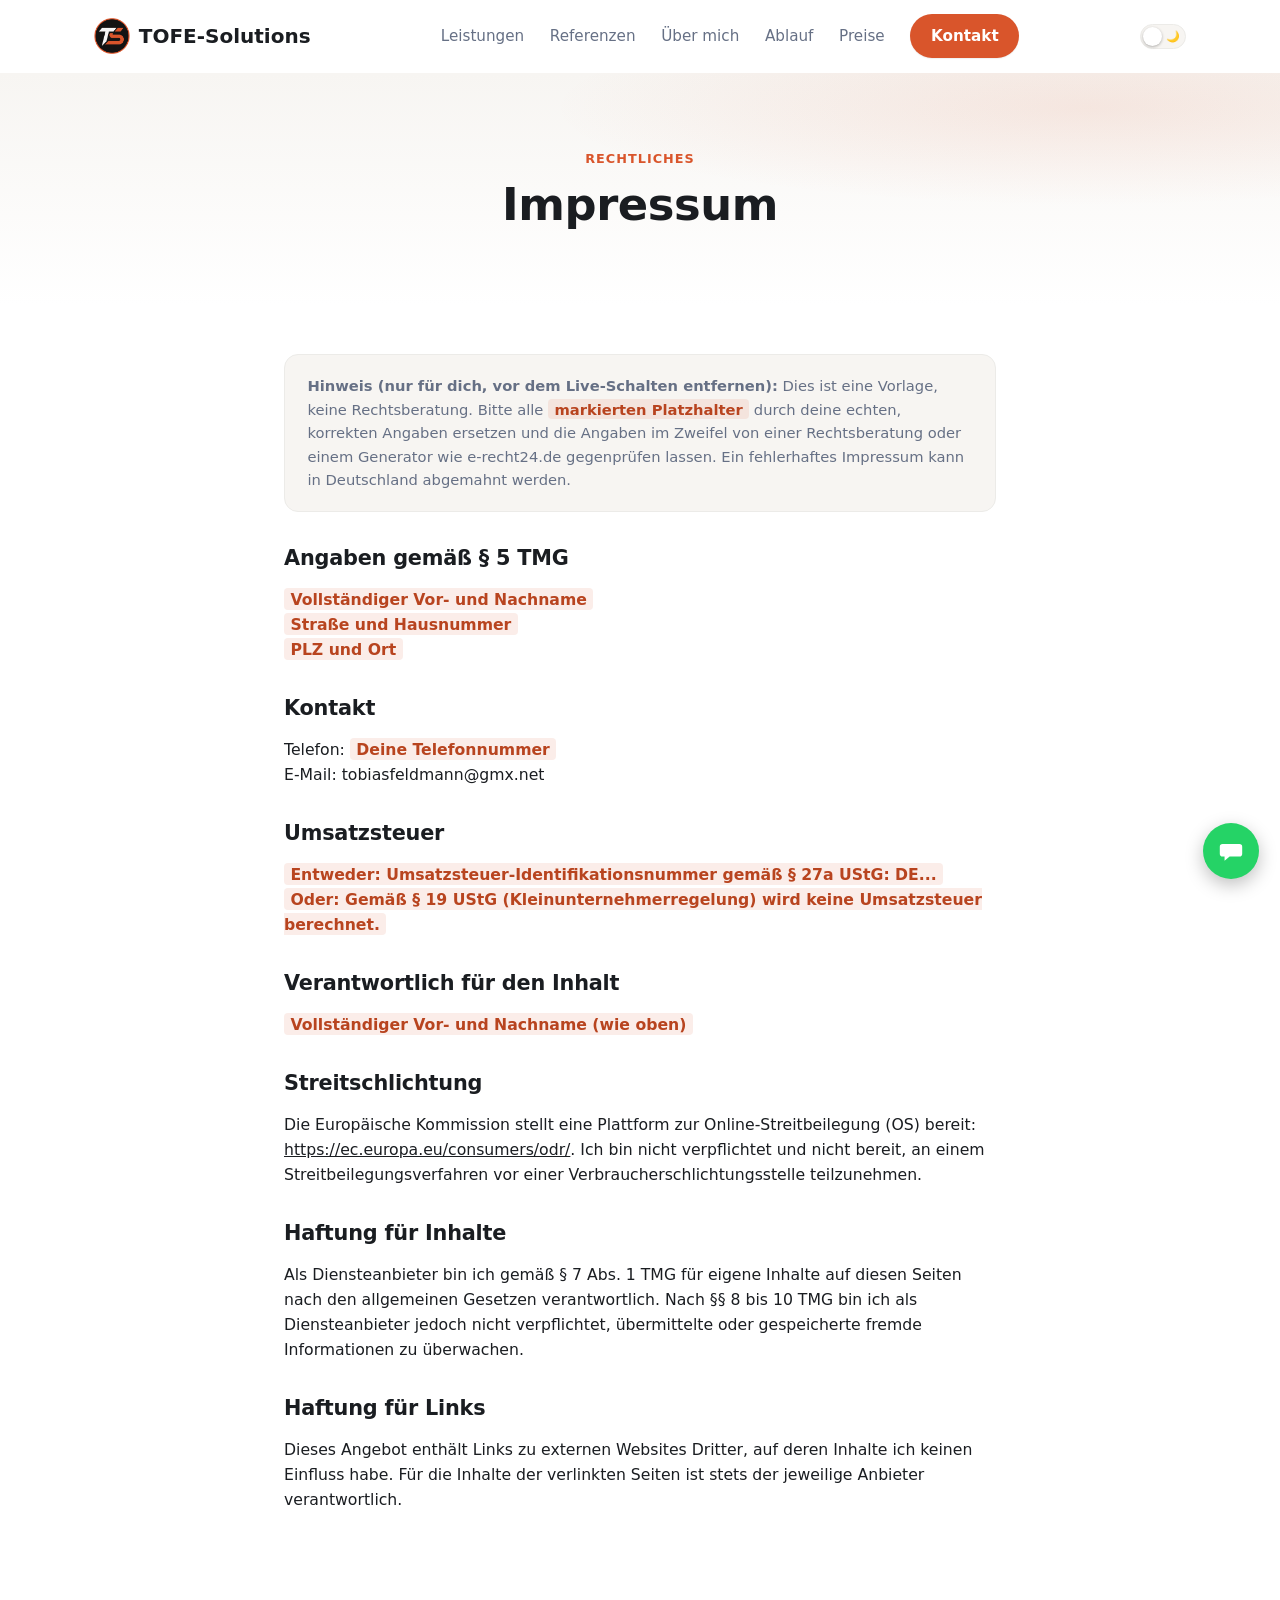
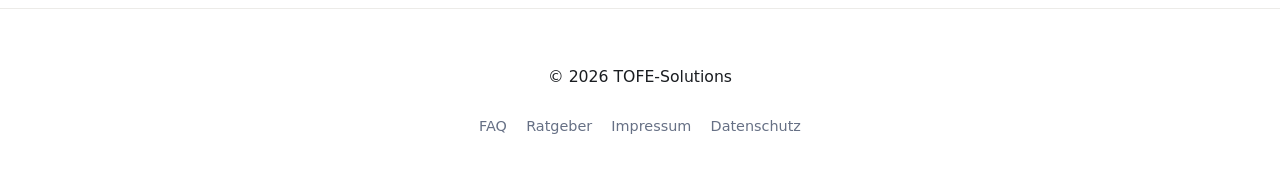
<file: impressum.html>
<!DOCTYPE html>
<html lang="de">
<head>
<meta charset="UTF-8">
<script>(function(){try{var t=localStorage.getItem('tofe-theme');if(!t){t=window.matchMedia('(prefers-color-scheme: dark)').matches?'dark':'light';}if(t==='dark'){document.documentElement.setAttribute('data-theme','dark');}}catch(e){}})();</script>
<meta name="viewport" content="width=device-width, initial-scale=1.0">
<meta name="theme-color" content="#d9552b">
<title>Impressum – TOFE-Solutions</title>
<meta name="description" content="Impressum von TOFE-Solutions gemäß § 5 TMG.">
<meta name="robots" content="noindex">
<link rel="stylesheet" href="styles.css">
<link rel="icon" href="favicon.ico" sizes="any">
<link rel="icon" href="favicon-32.png" type="image/png" sizes="32x32">
<link rel="icon" href="favicon-192.png" type="image/png" sizes="192x192">
<link rel="apple-touch-icon" href="apple-touch-icon.png">
<link rel="manifest" href="site.webmanifest">
</head>
<body class="legal">

<header class="site-header" id="site-header">
  <div class="container header-inner">
    <a href="index.html" class="logo"><img src="logo-icon.png" alt="" width="36" height="36" class="logo-icon">TOFE-Solutions</a>
    <nav class="main-nav" id="main-nav">
      <a href="leistungen.html">Leistungen</a>
      <a href="referenzen.html">Referenzen</a>
      <a href="ueber-mich.html">Über mich</a>
      <a href="ablauf.html">Ablauf</a>
      <a href="preise.html">Preise</a>
      <a href="kontakt.html" class="nav-cta">Kontakt</a>
    </nav>
    <label class="theme-switch" aria-label="Farbschema wechseln">
      <input type="checkbox" id="theme-switch-input">
      <span class="theme-switch-track">
        <span class="icon sun">☀️</span>
        <span class="icon moon">🌙</span>
        <span class="theme-switch-thumb"></span>
      </span>
    </label>
    <button class="menu-toggle" id="menu-toggle" aria-label="Menü öffnen"><span></span></button>
  </div>
</header>

<section class="hero page-hero">
  <div class="container hero-inner">
    <span class="eyebrow">Rechtliches</span>
    <h1>Impressum</h1>
  </div>
</section>

<section class="section">
  <div class="container" style="max-width:760px;">

    <div class="notice">
      <strong>Hinweis (nur für dich, vor dem Live-Schalten entfernen):</strong> Dies ist eine Vorlage, keine Rechtsberatung. Bitte alle <span class="placeholder">markierten Platzhalter</span> durch deine echten, korrekten Angaben ersetzen und die Angaben im Zweifel von einer Rechtsberatung oder einem Generator wie e-recht24.de gegenprüfen lassen. Ein fehlerhaftes Impressum kann in Deutschland abgemahnt werden.
    </div>

    <h2>Angaben gemäß § 5 TMG</h2>
    <p>
      <span class="placeholder">Vollständiger Vor- und Nachname</span><br>
      <span class="placeholder">Straße und Hausnummer</span><br>
      <span class="placeholder">PLZ und Ort</span>
    </p>

    <h2>Kontakt</h2>
    <p>
      Telefon: <span class="placeholder">Deine Telefonnummer</span><br>
      E-Mail: tobiasfeldmann@gmx.net
    </p>

    <h2>Umsatzsteuer</h2>
    <p>
      <span class="placeholder">Entweder: Umsatzsteuer-Identifikationsnummer gemäß § 27a UStG: DE...</span><br>
      <span class="placeholder">Oder: Gemäß § 19 UStG (Kleinunternehmerregelung) wird keine Umsatzsteuer berechnet.</span>
    </p>

    <h2>Verantwortlich für den Inhalt</h2>
    <p><span class="placeholder">Vollständiger Vor- und Nachname (wie oben)</span></p>

    <h2>Streitschlichtung</h2>
    <p>Die Europäische Kommission stellt eine Plattform zur Online-Streitbeilegung (OS) bereit: <a href="https://ec.europa.eu/consumers/odr/" target="_blank" rel="noopener">https://ec.europa.eu/consumers/odr/</a>. Ich bin nicht verpflichtet und nicht bereit, an einem Streitbeilegungsverfahren vor einer Verbraucherschlichtungsstelle teilzunehmen.</p>

    <h2>Haftung für Inhalte</h2>
    <p>Als Diensteanbieter bin ich gemäß § 7 Abs. 1 TMG für eigene Inhalte auf diesen Seiten nach den allgemeinen Gesetzen verantwortlich. Nach §§ 8 bis 10 TMG bin ich als Diensteanbieter jedoch nicht verpflichtet, übermittelte oder gespeicherte fremde Informationen zu überwachen.</p>

    <h2>Haftung für Links</h2>
    <p>Dieses Angebot enthält Links zu externen Websites Dritter, auf deren Inhalte ich keinen Einfluss habe. Für die Inhalte der verlinkten Seiten ist stets der jeweilige Anbieter verantwortlich.</p>

  </div>
</section>

<footer class="site-footer">
  <div class="container footer-inner">
    <p>&copy; <span id="jahr"></span> TOFE-Solutions</p>
    <div class="footer-links">
      <a href="faq.html">FAQ</a>
      <a href="ratgeber.html">Ratgeber</a>
      <a href="impressum.html">Impressum</a>
      <a href="datenschutz.html">Datenschutz</a>
    </div>
  </div>
</footer>

<script>
  document.getElementById('jahr').textContent = new Date().getFullYear();
  const header = document.getElementById('site-header');
  window.addEventListener('scroll', () => header.classList.toggle('scrolled', window.scrollY > 8));
  const menuToggle = document.getElementById('menu-toggle');
  const mainNav = document.getElementById('main-nav');
  menuToggle.addEventListener('click', () => mainNav.classList.toggle('open'));
  mainNav.querySelectorAll('a').forEach(a => a.addEventListener('click', () => mainNav.classList.remove('open')));
  const themeInput = document.getElementById('theme-switch-input');
  if (themeInput) {
    themeInput.checked = document.documentElement.getAttribute('data-theme') === 'dark';
    themeInput.addEventListener('change', () => {
      const theme = themeInput.checked ? 'dark' : 'light';
      document.documentElement.setAttribute('data-theme', theme);
      try { localStorage.setItem('tofe-theme', theme); } catch(e) {}
    });
  }
</script>

<a href="https://wa.me/4915731621285?text=Hallo%2C%20ich%20interessiere%20mich%20f%C3%BCr%20eine%20Website." class="whatsapp-fab" target="_blank" rel="noopener" aria-label="Per WhatsApp kontaktieren">
  <svg viewBox="0 0 100 100" fill="none" xmlns="http://www.w3.org/2000/svg"><path d="M20 25h60a10 10 0 0110 10v25a10 10 0 01-10 10H45l-18 15v-15h-7a10 10 0 01-10-10V35a10 10 0 0110-10z" fill="#fff"/></svg>
</a>
</body>
</html>
</file>
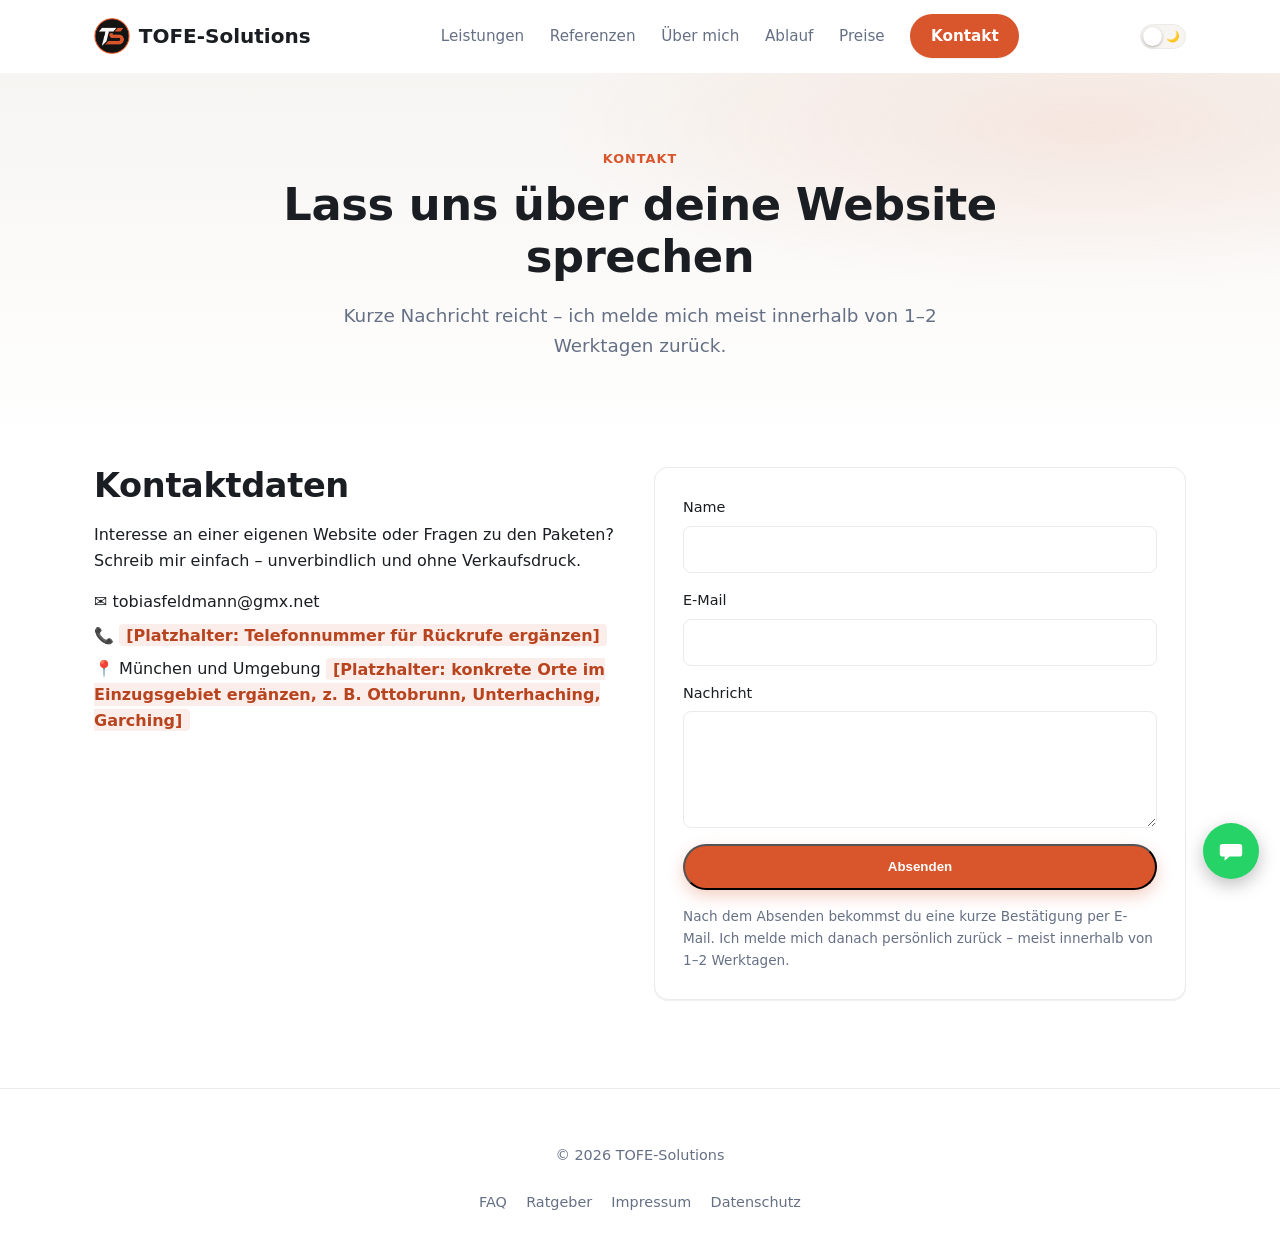
<file: kontakt.html>
<!DOCTYPE html>
<html lang="de">
<head>
<meta charset="UTF-8">
<script>(function(){try{var t=localStorage.getItem('tofe-theme');if(!t){t=window.matchMedia('(prefers-color-scheme: dark)').matches?'dark':'light';}if(t==='dark'){document.documentElement.setAttribute('data-theme','dark');}}catch(e){}})();</script>
<meta name="viewport" content="width=device-width, initial-scale=1.0">
<meta name="theme-color" content="#d9552b">
<title>Kontakt – TOFE-Solutions</title>
<meta name="description" content="Kontaktiere TOFE-Solutions für deine individuelle Website in München. Kostenlose Erstberatung, Antwort meist innerhalb von 1-2 Werktagen.">
<meta property="og:title" content="Kontakt – TOFE-Solutions">
<meta property="og:description" content="Kostenlose Erstberatung für deine Website – schreib mir einfach.">
<meta property="og:type" content="website">
<meta property="og:locale" content="de_DE">
<meta property="og:image" content="https://tofe-solutions.github.io/Vorlage-Elektrohandwerk/og-image.jpg">
<meta property="og:url" content="https://tofe-solutions.github.io/Vorlage-Elektrohandwerk/kontakt.html">
<meta name="twitter:card" content="summary_large_image">
<link rel="stylesheet" href="styles.css">
<link rel="icon" href="favicon.ico" sizes="any">
<link rel="icon" href="favicon-32.png" type="image/png" sizes="32x32">
<link rel="icon" href="favicon-192.png" type="image/png" sizes="192x192">
<link rel="apple-touch-icon" href="apple-touch-icon.png">
<link rel="manifest" href="site.webmanifest">
</head>
<body>

<header class="site-header" id="site-header">
  <div class="container header-inner">
    <a href="index.html" class="logo"><img src="logo-icon.png" alt="" width="36" height="36" class="logo-icon">TOFE-Solutions</a>
    <nav class="main-nav" id="main-nav">
      <a href="leistungen.html">Leistungen</a>
      <a href="referenzen.html">Referenzen</a>
      <a href="ueber-mich.html">Über mich</a>
      <a href="ablauf.html">Ablauf</a>
      <a href="preise.html">Preise</a>
      <a href="kontakt.html" class="nav-cta">Kontakt</a>
    </nav>
    <label class="theme-switch" aria-label="Farbschema wechseln">
      <input type="checkbox" id="theme-switch-input">
      <span class="theme-switch-track">
        <span class="icon sun">☀️</span>
        <span class="icon moon">🌙</span>
        <span class="theme-switch-thumb"></span>
      </span>
    </label>
    <button class="menu-toggle" id="menu-toggle" aria-label="Menü öffnen"><span></span></button>
  </div>
</header>

<section class="hero page-hero">
  <div class="container hero-inner">
    <span class="eyebrow">Kontakt</span>
    <h1>Lass uns über deine Website sprechen</h1>
    <p class="hero-sub">Kurze Nachricht reicht – ich melde mich meist innerhalb von 1–2 Werktagen zurück.</p>
  </div>
</section>

<section class="section" style="padding-top:1rem;">
  <div class="container grid grid-2">
    <div class="reveal">
      <h2>Kontaktdaten</h2>
      <p>Interesse an einer eigenen Website oder Fragen zu den Paketen? Schreib mir einfach – unverbindlich und ohne Verkaufsdruck.</p>
      <ul class="contact-list">
        <li>✉️ tobiasfeldmann@gmx.net</li>
        <li>📞 <span class="placeholder-note">[Platzhalter: Telefonnummer für Rückrufe ergänzen]</span></li>
        <li>📍 München und Umgebung <span class="placeholder-note">[Platzhalter: konkrete Orte im Einzugsgebiet ergänzen, z. B. Ottobrunn, Unterhaching, Garching]</span></li>
      </ul>
    </div>
    <form action="https://api.web3forms.com/submit" method="POST" class="contact-form reveal">
      <input type="hidden" name="access_key" value="{{WEB3FORMS_ACCESS_KEY}}">
      <input type="hidden" name="subject" value="Neue Anfrage über TOFE-Solutions Website">
      <label>Name<input type="text" name="name" required></label>
      <label>E-Mail<input type="email" name="email" required></label>
      <label>Nachricht<textarea name="message" rows="4" required></textarea></label>
      <button type="submit" class="btn btn-primary">Absenden</button>
      <p style="font-size:0.85rem;color:var(--color-muted);margin:0;">Nach dem Absenden bekommst du eine kurze Bestätigung per E-Mail. Ich melde mich danach persönlich zurück – meist innerhalb von 1–2 Werktagen.</p>
    </form>
  </div>
</section>

<footer class="site-footer">
  <div class="container footer-inner">
    <p>&copy; <span id="jahr"></span> TOFE-Solutions</p>
    <div class="footer-links">
      <a href="faq.html">FAQ</a>
      <a href="ratgeber.html">Ratgeber</a>
      <a href="impressum.html">Impressum</a>
      <a href="datenschutz.html">Datenschutz</a>
    </div>
  </div>
</footer>

<script>
  document.getElementById('jahr').textContent = new Date().getFullYear();
  const header = document.getElementById('site-header');
  window.addEventListener('scroll', () => header.classList.toggle('scrolled', window.scrollY > 8));
  const menuToggle = document.getElementById('menu-toggle');
  const mainNav = document.getElementById('main-nav');
  menuToggle.addEventListener('click', () => mainNav.classList.toggle('open'));
  mainNav.querySelectorAll('a').forEach(a => a.addEventListener('click', () => mainNav.classList.remove('open')));
  const themeInput = document.getElementById('theme-switch-input');
  if (themeInput) {
    themeInput.checked = document.documentElement.getAttribute('data-theme') === 'dark';
    themeInput.addEventListener('change', () => {
      const theme = themeInput.checked ? 'dark' : 'light';
      document.documentElement.setAttribute('data-theme', theme);
      try { localStorage.setItem('tofe-theme', theme); } catch(e) {}
    });
  }
  const revealEls = document.querySelectorAll('.reveal');
  const io = new IntersectionObserver((entries) => {
    entries.forEach(entry => { if (entry.isIntersecting) { entry.target.classList.add('is-visible'); io.unobserve(entry.target); } });
  }, { threshold: 0.15 });
  revealEls.forEach(el => io.observe(el));
</script>

<a href="https://wa.me/4915731621285?text=Hallo%2C%20ich%20interessiere%20mich%20f%C3%BCr%20eine%20Website." class="whatsapp-fab" target="_blank" rel="noopener" aria-label="Per WhatsApp kontaktieren">
  <svg viewBox="0 0 100 100" fill="none" xmlns="http://www.w3.org/2000/svg"><path d="M20 25h60a10 10 0 0110 10v25a10 10 0 01-10 10H45l-18 15v-15h-7a10 10 0 01-10-10V35a10 10 0 0110-10z" fill="#fff"/></svg>
</a>
</body>
</html>
</file>
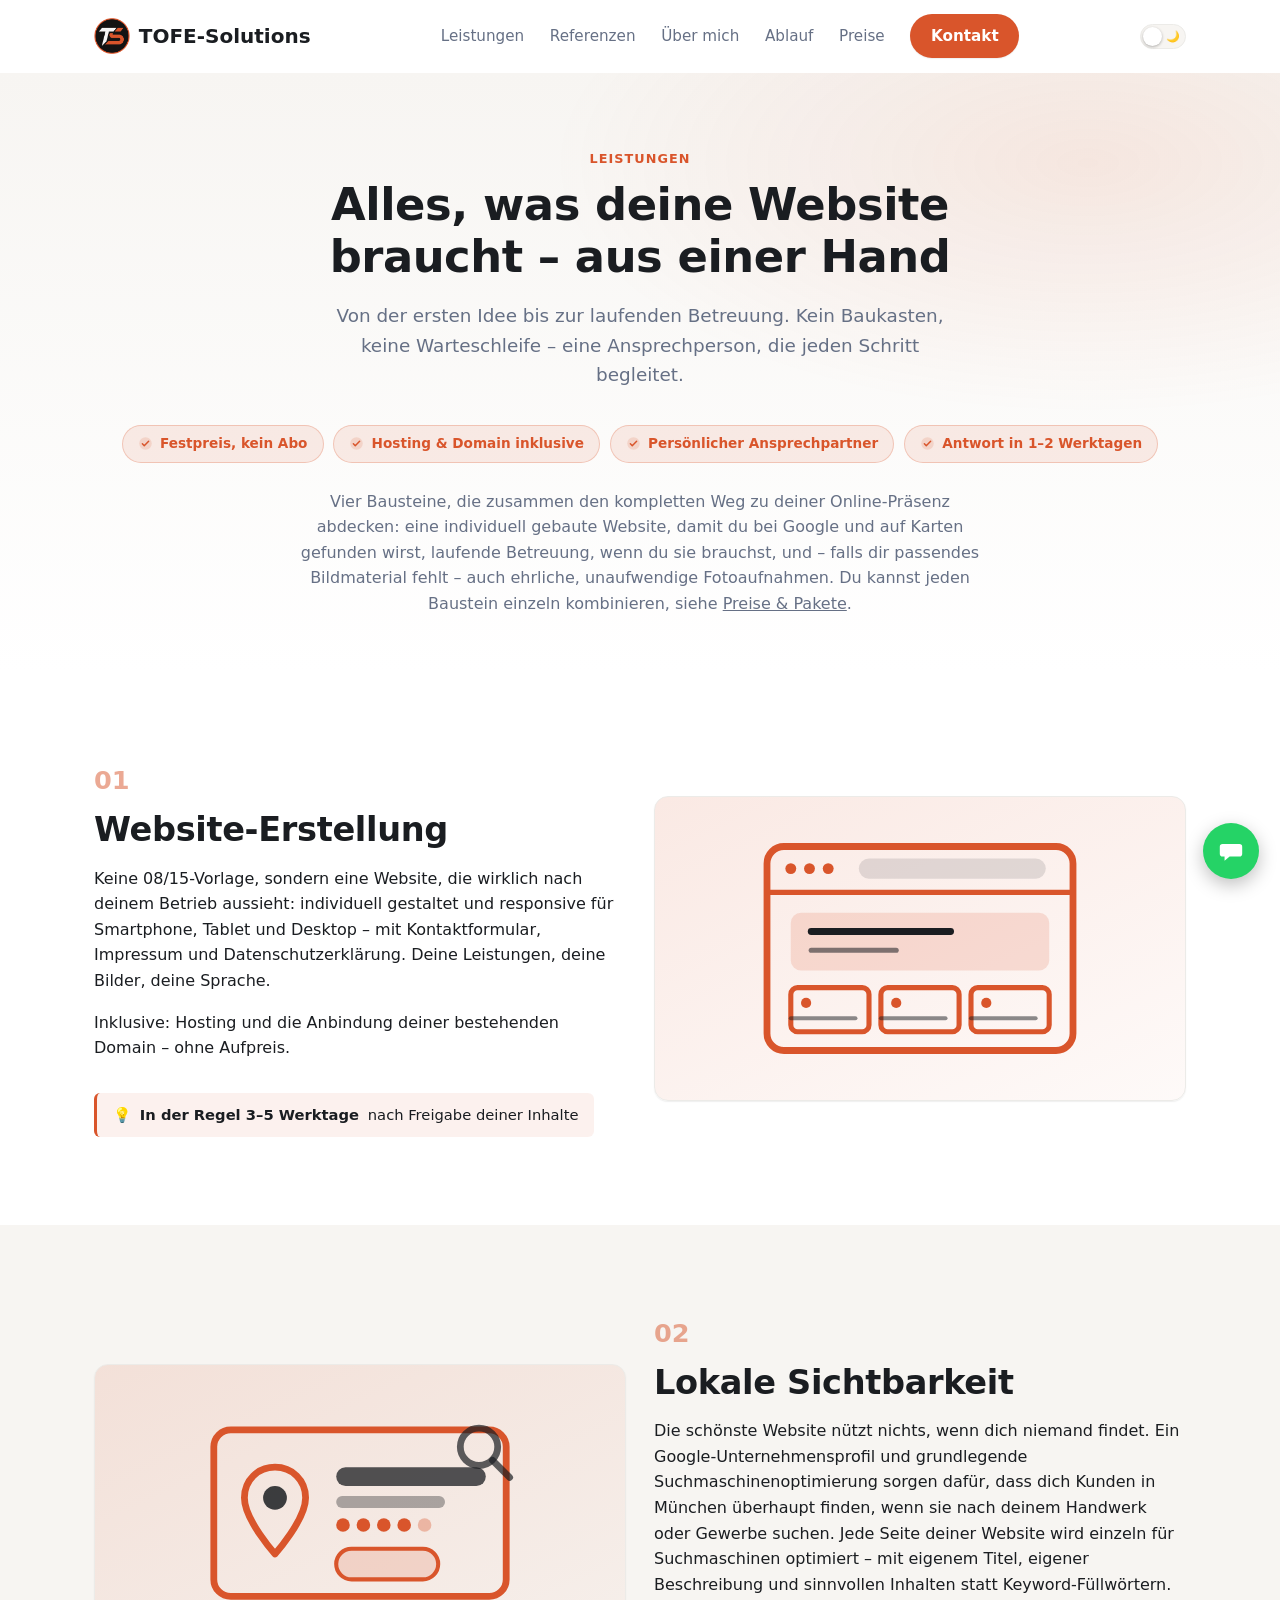
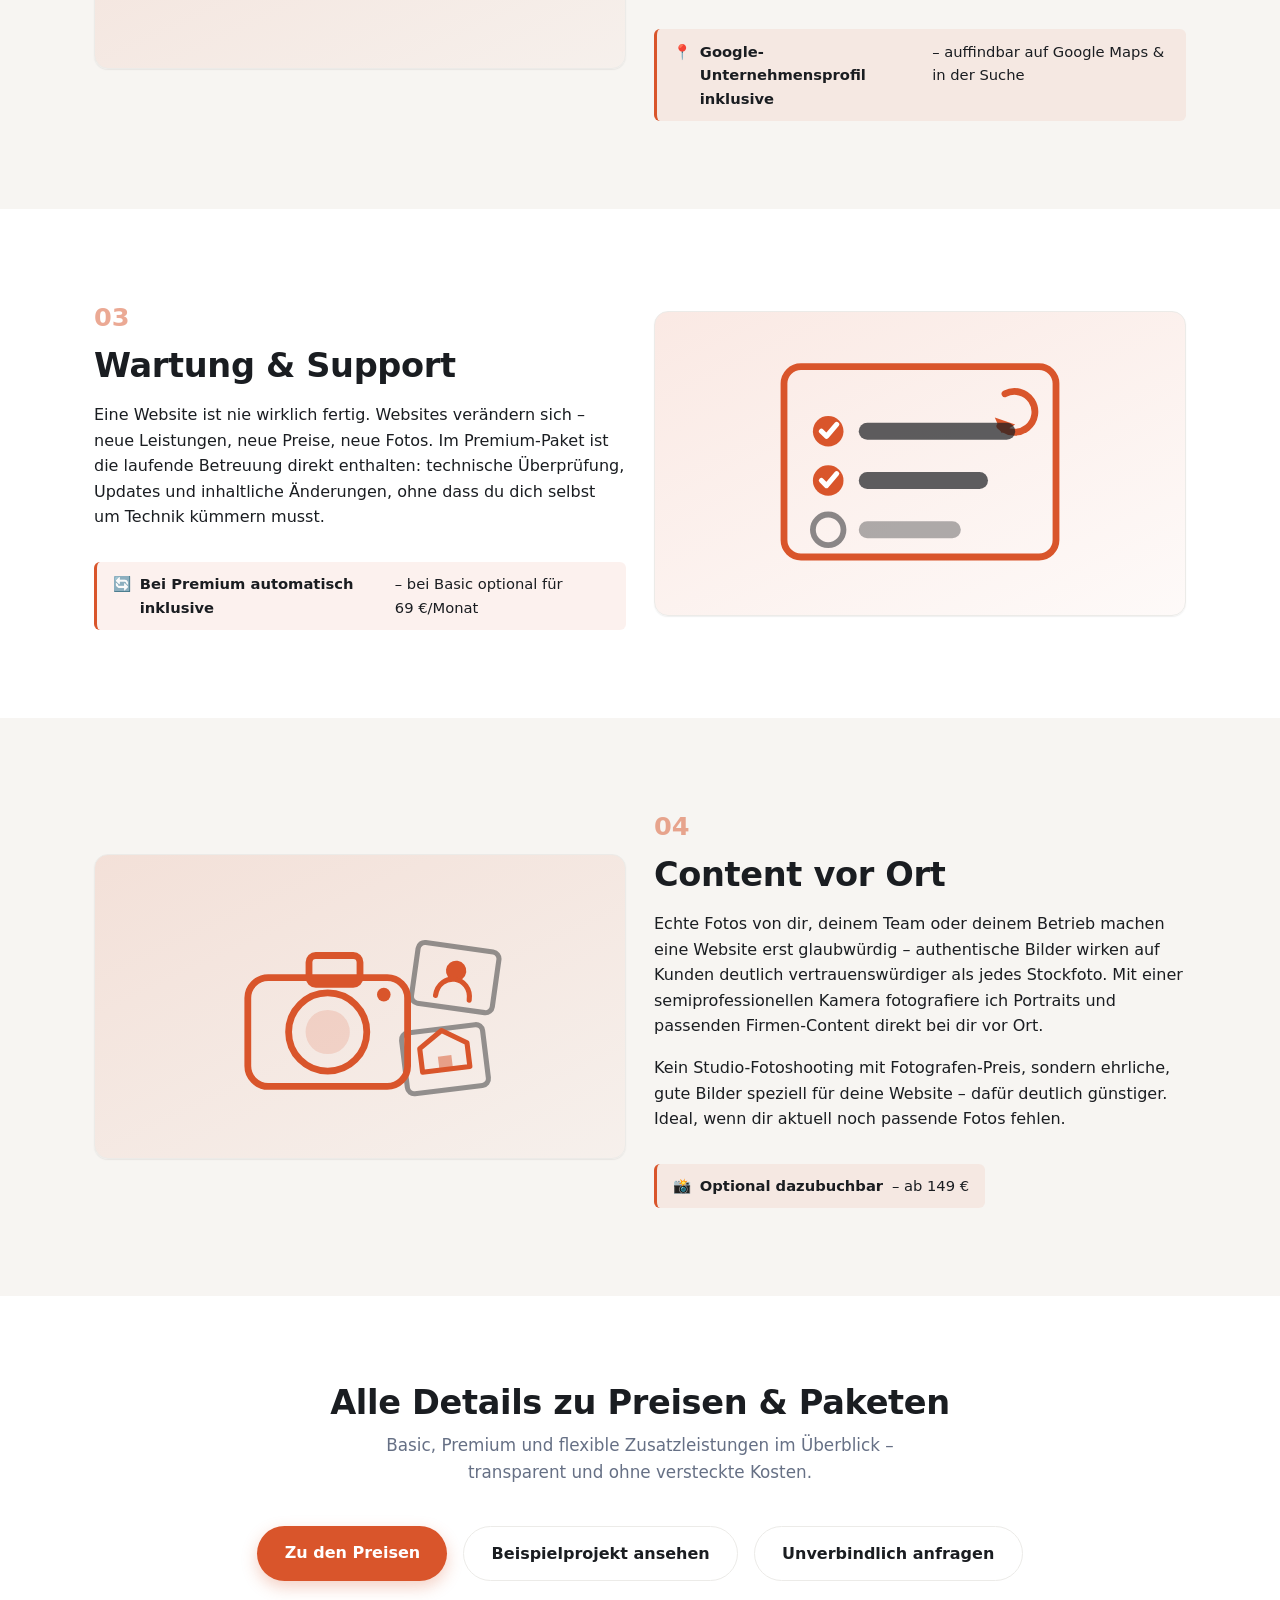
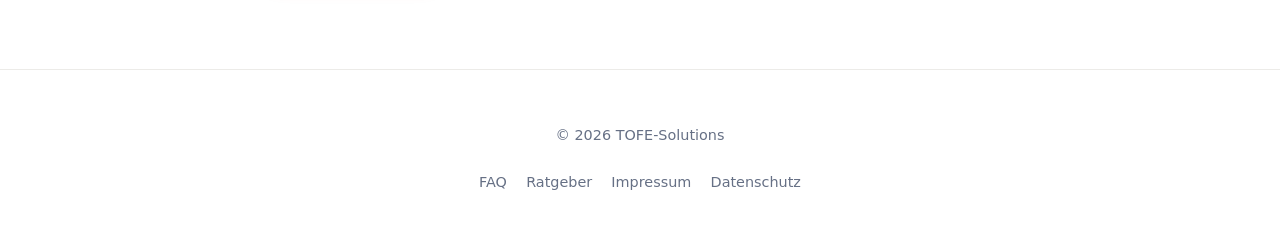
<file: leistungen.html>
<!DOCTYPE html>
<html lang="de">
<head>
<meta charset="UTF-8">
<script>(function(){try{var t=localStorage.getItem('tofe-theme');if(!t){t=window.matchMedia('(prefers-color-scheme: dark)').matches?'dark':'light';}if(t==='dark'){document.documentElement.setAttribute('data-theme','dark');}}catch(e){}})();</script>
<meta name="viewport" content="width=device-width, initial-scale=1.0">
<meta name="theme-color" content="#d9552b">
<title>Leistungen – Website, lokale Sichtbarkeit &amp; Betreuung | TOFE-Solutions</title>
<meta name="description" content="Website-Erstellung, lokale Sichtbarkeit bei Google und laufende Betreuung für Handwerksbetriebe und Kleingewerbe in München – alles aus einer Hand.">
<meta property="og:title" content="Leistungen – TOFE-Solutions">
<meta property="og:description" content="Website-Erstellung, lokale Sichtbarkeit und Betreuung für Handwerk &amp; Kleingewerbe.">
<meta property="og:type" content="website">
<meta property="og:locale" content="de_DE">
<meta property="og:image" content="https://tofe-solutions.github.io/Vorlage-Elektrohandwerk/og-image.jpg">
<meta property="og:url" content="https://tofe-solutions.github.io/Vorlage-Elektrohandwerk/leistungen.html">
<meta name="twitter:card" content="summary_large_image">
<link rel="stylesheet" href="styles.css">
<link rel="icon" href="favicon.ico" sizes="any">
<link rel="icon" href="favicon-32.png" type="image/png" sizes="32x32">
<link rel="icon" href="favicon-192.png" type="image/png" sizes="192x192">
<link rel="apple-touch-icon" href="apple-touch-icon.png">
<link rel="manifest" href="site.webmanifest">
</head>
<body>

<header class="site-header" id="site-header">
  <div class="container header-inner">
    <a href="index.html" class="logo"><img src="logo-icon.png" alt="" width="36" height="36" class="logo-icon">TOFE-Solutions</a>
    <nav class="main-nav" id="main-nav">
      <a href="leistungen.html">Leistungen</a>
      <a href="referenzen.html">Referenzen</a>
      <a href="ueber-mich.html">Über mich</a>
      <a href="ablauf.html">Ablauf</a>
      <a href="preise.html">Preise</a>
      <a href="kontakt.html" class="nav-cta">Kontakt</a>
    </nav>
    <label class="theme-switch" aria-label="Farbschema wechseln">
      <input type="checkbox" id="theme-switch-input">
      <span class="theme-switch-track">
        <span class="icon sun">☀️</span>
        <span class="icon moon">🌙</span>
        <span class="theme-switch-thumb"></span>
      </span>
    </label>
    <button class="menu-toggle" id="menu-toggle" aria-label="Menü öffnen"><span></span></button>
  </div>
</header>

<section class="hero page-hero">
  <div class="container hero-inner">
    <span class="eyebrow">Leistungen</span>
    <h1>Alles, was deine Website braucht – aus einer Hand</h1>
    <p class="hero-sub">Von der ersten Idee bis zur laufenden Betreuung. Kein Baukasten, keine Warteschleife – eine Ansprechperson, die jeden Schritt begleitet.</p>
    <div class="trust-badges">
      <span class="trust-badge"><svg viewBox="0 0 24 24"><circle cx="12" cy="12" r="10" style="fill:var(--color-accent)" opacity="0.15"/><path d="M7 12.5l3 3 7-7" style="stroke:var(--color-accent)" stroke-width="2.4" stroke-linecap="round" stroke-linejoin="round" fill="none"/></svg>Festpreis, kein Abo</span>
      <span class="trust-badge"><svg viewBox="0 0 24 24"><circle cx="12" cy="12" r="10" style="fill:var(--color-accent)" opacity="0.15"/><path d="M7 12.5l3 3 7-7" style="stroke:var(--color-accent)" stroke-width="2.4" stroke-linecap="round" stroke-linejoin="round" fill="none"/></svg>Hosting &amp; Domain inklusive</span>
      <span class="trust-badge"><svg viewBox="0 0 24 24"><circle cx="12" cy="12" r="10" style="fill:var(--color-accent)" opacity="0.15"/><path d="M7 12.5l3 3 7-7" style="stroke:var(--color-accent)" stroke-width="2.4" stroke-linecap="round" stroke-linejoin="round" fill="none"/></svg>Persönlicher Ansprechpartner</span>
      <span class="trust-badge"><svg viewBox="0 0 24 24"><circle cx="12" cy="12" r="10" style="fill:var(--color-accent)" opacity="0.15"/><path d="M7 12.5l3 3 7-7" style="stroke:var(--color-accent)" stroke-width="2.4" stroke-linecap="round" stroke-linejoin="round" fill="none"/></svg>Antwort in 1–2 Werktagen</span>
    </div>
    <p style="max-width:680px;margin:1.6rem auto 0;color:var(--color-muted);">Vier Bausteine, die zusammen den kompletten Weg zu deiner Online-Präsenz abdecken: eine individuell gebaute Website, damit du bei Google und auf Karten gefunden wirst, laufende Betreuung, wenn du sie brauchst, und – falls dir passendes Bildmaterial fehlt – auch ehrliche, unaufwendige Fotoaufnahmen. Du kannst jeden Baustein einzeln kombinieren, siehe <a href="preise.html">Preise &amp; Pakete</a>.</p>
  </div>
</section>

<section class="section">
  <div class="container">
    <div class="grid grid-2 align-center reveal">
      <div>
        <div class="step-num">01</div>
        <h2>Website-Erstellung</h2>
        <p>Keine 08/15-Vorlage, sondern eine Website, die wirklich nach deinem Betrieb aussieht: individuell gestaltet und responsive für Smartphone, Tablet und Desktop – mit Kontaktformular, Impressum und Datenschutzerklärung. Deine Leistungen, deine Bilder, deine Sprache.</p>
        <p>Inklusive: Hosting und die Anbindung deiner bestehenden Domain – ohne Aufpreis.</p>
        <p class="benefit-tag">💡 <strong>In der Regel 3–5 Werktage</strong> nach Freigabe deiner Inhalte</p>
      </div>
      <div class="image-placeholder mockup">
        <svg viewBox="0 0 200 150" fill="none" xmlns="http://www.w3.org/2000/svg">
          <rect x="10" y="15" width="180" height="120" rx="10" style="stroke:var(--color-accent)" stroke-width="4"/>
          <line x1="10" y1="42" x2="190" y2="42" style="stroke:var(--color-accent)" stroke-width="3"/>
          <circle cx="24" cy="28" r="3.2" style="fill:var(--color-accent)"/>
          <circle cx="35" cy="28" r="3.2" style="fill:var(--color-accent)"/>
          <circle cx="46" cy="28" r="3.2" style="fill:var(--color-accent)"/>
          <rect x="64" y="22" width="110" height="12" rx="6" style="fill:var(--color-text)" opacity="0.12"/>
          <rect x="24" y="54" width="152" height="34" rx="6" style="fill:var(--color-accent)" opacity="0.16"/>
          <line x1="36" y1="65" x2="118" y2="65" style="stroke:var(--color-text)" stroke-width="4" stroke-linecap="round"/>
          <line x1="36" y1="76" x2="86" y2="76" style="stroke:var(--color-text)" stroke-width="3" stroke-linecap="round" opacity="0.55"/>
          <rect x="24" y="98" width="46" height="26" rx="4" style="stroke:var(--color-accent)" stroke-width="3"/>
          <rect x="77" y="98" width="46" height="26" rx="4" style="stroke:var(--color-accent)" stroke-width="3"/>
          <rect x="130" y="98" width="46" height="26" rx="4" style="stroke:var(--color-accent)" stroke-width="3"/>
          <circle cx="33" cy="107" r="3" style="fill:var(--color-accent)"/>
          <circle cx="86" cy="107" r="3" style="fill:var(--color-accent)"/>
          <circle cx="139" cy="107" r="3" style="fill:var(--color-accent)"/>
          <line x1="24" y1="116" x2="62" y2="116" style="stroke:var(--color-text)" stroke-width="2.4" opacity="0.5" stroke-linecap="round"/>
          <line x1="77" y1="116" x2="115" y2="116" style="stroke:var(--color-text)" stroke-width="2.4" opacity="0.5" stroke-linecap="round"/>
          <line x1="130" y1="116" x2="168" y2="116" style="stroke:var(--color-text)" stroke-width="2.4" opacity="0.5" stroke-linecap="round"/>
        </svg>
      </div>
    </div>
  </div>
</section>

<section class="section section-alt">
  <div class="container">
    <div class="grid grid-2 align-center reveal">
      <div class="image-placeholder mockup">
        <svg viewBox="0 0 200 150" fill="none" xmlns="http://www.w3.org/2000/svg">
          <rect x="14" y="24" width="172" height="98" rx="10" style="stroke:var(--color-accent)" stroke-width="4"/>
          <path d="M50 46c-10 0-18 7.5-18 18 0 13 18 33 18 33s18-20 18-33c0-10.5-8-18-18-18z" style="stroke:var(--color-accent)" stroke-width="4" stroke-linejoin="round"/>
          <circle cx="50" cy="64" r="7" style="fill:var(--color-text)" opacity="0.85"/>
          <rect x="86" y="46" width="88" height="11" rx="5.5" style="fill:var(--color-text)" opacity="0.75"/>
          <rect x="86" y="63" width="64" height="7" rx="3.5" style="fill:var(--color-text)" opacity="0.35"/>
          <g style="fill:var(--color-accent)">
            <circle cx="90" cy="80" r="4"/>
            <circle cx="102" cy="80" r="4"/>
            <circle cx="114" cy="80" r="4"/>
            <circle cx="126" cy="80" r="4"/>
            <circle cx="138" cy="80" r="4" opacity="0.35"/>
          </g>
          <rect x="86" y="94" width="60" height="18" rx="9" style="fill:var(--color-accent)" opacity="0.16"/>
          <rect x="86" y="94" width="60" height="18" rx="9" style="stroke:var(--color-accent)" stroke-width="2.4"/>
          <circle cx="170" cy="34" r="11" style="stroke:var(--color-text)" stroke-width="4" opacity="0.7"/>
          <line x1="178" y1="42" x2="188" y2="52" style="stroke:var(--color-text)" stroke-width="4" stroke-linecap="round" opacity="0.7"/>
        </svg>
      </div>
      <div>
        <div class="step-num">02</div>
        <h2>Lokale Sichtbarkeit</h2>
        <p>Die schönste Website nützt nichts, wenn dich niemand findet. Ein Google-Unternehmensprofil und grundlegende Suchmaschinenoptimierung sorgen dafür, dass dich Kunden in München überhaupt finden, wenn sie nach deinem Handwerk oder Gewerbe suchen. Jede Seite deiner Website wird einzeln für Suchmaschinen optimiert – mit eigenem Titel, eigener Beschreibung und sinnvollen Inhalten statt Keyword-Füllwörtern.</p>
        <p class="benefit-tag">📍 <strong>Google-Unternehmensprofil inklusive</strong> – auffindbar auf Google Maps &amp; in der Suche</p>
      </div>
    </div>
  </div>
</section>

<section class="section">
  <div class="container">
    <div class="grid grid-2 align-center reveal">
      <div>
        <div class="step-num">03</div>
        <h2>Wartung &amp; Support</h2>
        <p>Eine Website ist nie wirklich fertig. Websites verändern sich – neue Leistungen, neue Preise, neue Fotos. Im Premium-Paket ist die laufende Betreuung direkt enthalten: technische Überprüfung, Updates und inhaltliche Änderungen, ohne dass du dich selbst um Technik kümmern musst.</p>
        <p class="benefit-tag">🔄 <strong>Bei Premium automatisch inklusive</strong> – bei Basic optional für 69&nbsp;€/Monat</p>
      </div>
      <div class="image-placeholder mockup">
        <svg viewBox="0 0 200 150" fill="none" xmlns="http://www.w3.org/2000/svg">
          <rect x="20" y="18" width="160" height="112" rx="10" style="stroke:var(--color-accent)" stroke-width="4"/>
          <g fill="none" stroke-linecap="round">
            <path d="M150 34a12 12 0 1 1 -3 19" style="stroke:var(--color-accent)" stroke-width="4"/>
          </g>
          <path d="M144 48l4 9 8-5z" style="fill:var(--color-accent)"/>
          <circle cx="46" cy="56" r="9" style="fill:var(--color-accent)"/>
          <path d="M42 56l3 3 6-7" style="stroke:var(--color-bg)" stroke-width="3" stroke-linecap="round" stroke-linejoin="round" fill="none"/>
          <rect x="64" y="51" width="92" height="10" rx="5" style="fill:var(--color-text)" opacity="0.7"/>
          <circle cx="46" cy="85" r="9" style="fill:var(--color-accent)"/>
          <path d="M42 85l3 3 6-7" style="stroke:var(--color-bg)" stroke-width="3" stroke-linecap="round" stroke-linejoin="round" fill="none"/>
          <rect x="64" y="80" width="76" height="10" rx="5" style="fill:var(--color-text)" opacity="0.7"/>
          <circle cx="46" cy="114" r="9" style="stroke:var(--color-text)" stroke-width="3.4" opacity="0.5"/>
          <rect x="64" y="109" width="60" height="10" rx="5" style="fill:var(--color-text)" opacity="0.35"/>
        </svg>
      </div>
    </div>
  </div>
</section>

<section class="section section-alt">
  <div class="container">
    <div class="grid grid-2 align-center reveal">
      <div class="image-placeholder mockup">
        <svg viewBox="0 0 200 150" fill="none" xmlns="http://www.w3.org/2000/svg">
          <g transform="rotate(8 156 58)">
            <rect x="132" y="40" width="48" height="36" rx="4" style="stroke:var(--color-text)" stroke-width="3" opacity="0.45"/>
            <circle cx="156" cy="54" r="6" style="fill:var(--color-accent)"/>
            <path d="M146 70c0-7 5-11 10-11s10 4 10 11" style="stroke:var(--color-accent)" stroke-width="3" stroke-linecap="round" fill="none"/>
          </g>
          <g transform="rotate(-7 150 106)">
            <rect x="126" y="88" width="48" height="36" rx="4" style="stroke:var(--color-text)" stroke-width="3" opacity="0.45"/>
            <path d="M136 112v-14l14-9 14 9v14z" style="stroke:var(--color-accent)" stroke-width="3" stroke-linejoin="round" fill="none"/>
            <rect x="146" y="104" width="8" height="8" style="fill:var(--color-accent)" opacity="0.5"/>
          </g>
          <rect x="34" y="58" width="94" height="64" rx="12" style="stroke:var(--color-accent)" stroke-width="4"/>
          <rect x="70" y="45" width="30" height="17" rx="4" style="stroke:var(--color-accent)" stroke-width="4"/>
          <circle cx="81" cy="90" r="23" style="stroke:var(--color-accent)" stroke-width="4"/>
          <circle cx="81" cy="90" r="13" style="fill:var(--color-accent)" opacity="0.16"/>
          <circle cx="114" cy="68" r="4" style="fill:var(--color-accent)"/>
        </svg>
      </div>
      <div>
        <div class="step-num">04</div>
        <h2>Content vor Ort</h2>
        <p>Echte Fotos von dir, deinem Team oder deinem Betrieb machen eine Website erst glaubwürdig – authentische Bilder wirken auf Kunden deutlich vertrauenswürdiger als jedes Stockfoto. Mit einer semiprofessionellen Kamera fotografiere ich Portraits und passenden Firmen-Content direkt bei dir vor Ort.</p>
        <p>Kein Studio-Fotoshooting mit Fotografen-Preis, sondern ehrliche, gute Bilder speziell für deine Website – dafür deutlich günstiger. Ideal, wenn dir aktuell noch passende Fotos fehlen.</p>
        <p class="benefit-tag">📸 <strong>Optional dazubuchbar</strong> – ab 149&nbsp;€</p>
      </div>
    </div>
  </div>
</section>

<section class="section">
  <div class="container" style="text-align:center;">
    <h2>Alle Details zu Preisen &amp; Paketen</h2>
    <p class="section-lead" style="margin-left:auto;margin-right:auto;">Basic, Premium und flexible Zusatzleistungen im Überblick – transparent und ohne versteckte Kosten.</p>
    <div class="hero-actions">
      <a href="preise.html" class="btn btn-primary">Zu den Preisen</a>
      <a href="referenzen.html" class="btn btn-ghost">Beispielprojekt ansehen</a>
      <a href="kontakt.html" class="btn btn-ghost">Unverbindlich anfragen</a>
    </div>
  </div>
</section>

<footer class="site-footer">
  <div class="container footer-inner">
    <p>&copy; <span id="jahr"></span> TOFE-Solutions</p>
    <div class="footer-links">
      <a href="faq.html">FAQ</a>
      <a href="ratgeber.html">Ratgeber</a>
      <a href="impressum.html">Impressum</a>
      <a href="datenschutz.html">Datenschutz</a>
    </div>
  </div>
</footer>

<script>
  document.getElementById('jahr').textContent = new Date().getFullYear();
  const header = document.getElementById('site-header');
  window.addEventListener('scroll', () => header.classList.toggle('scrolled', window.scrollY > 8));
  const menuToggle = document.getElementById('menu-toggle');
  const mainNav = document.getElementById('main-nav');
  menuToggle.addEventListener('click', () => mainNav.classList.toggle('open'));
  mainNav.querySelectorAll('a').forEach(a => a.addEventListener('click', () => mainNav.classList.remove('open')));
  const themeInput = document.getElementById('theme-switch-input');
  if (themeInput) {
    themeInput.checked = document.documentElement.getAttribute('data-theme') === 'dark';
    themeInput.addEventListener('change', () => {
      const theme = themeInput.checked ? 'dark' : 'light';
      document.documentElement.setAttribute('data-theme', theme);
      try { localStorage.setItem('tofe-theme', theme); } catch(e) {}
    });
  }
  const revealEls = document.querySelectorAll('.reveal');
  const io = new IntersectionObserver((entries) => {
    entries.forEach(entry => { if (entry.isIntersecting) { entry.target.classList.add('is-visible'); io.unobserve(entry.target); } });
  }, { threshold: 0.15 });
  revealEls.forEach(el => io.observe(el));
</script>

<a href="https://wa.me/4915731621285?text=Hallo%2C%20ich%20interessiere%20mich%20f%C3%BCr%20eine%20Website." class="whatsapp-fab" target="_blank" rel="noopener" aria-label="Per WhatsApp kontaktieren">
  <svg viewBox="0 0 100 100" fill="none" xmlns="http://www.w3.org/2000/svg"><path d="M20 25h60a10 10 0 0110 10v25a10 10 0 01-10 10H45l-18 15v-15h-7a10 10 0 01-10-10V35a10 10 0 0110-10z" fill="#fff"/></svg>
</a>
</body>
</html>
</file>
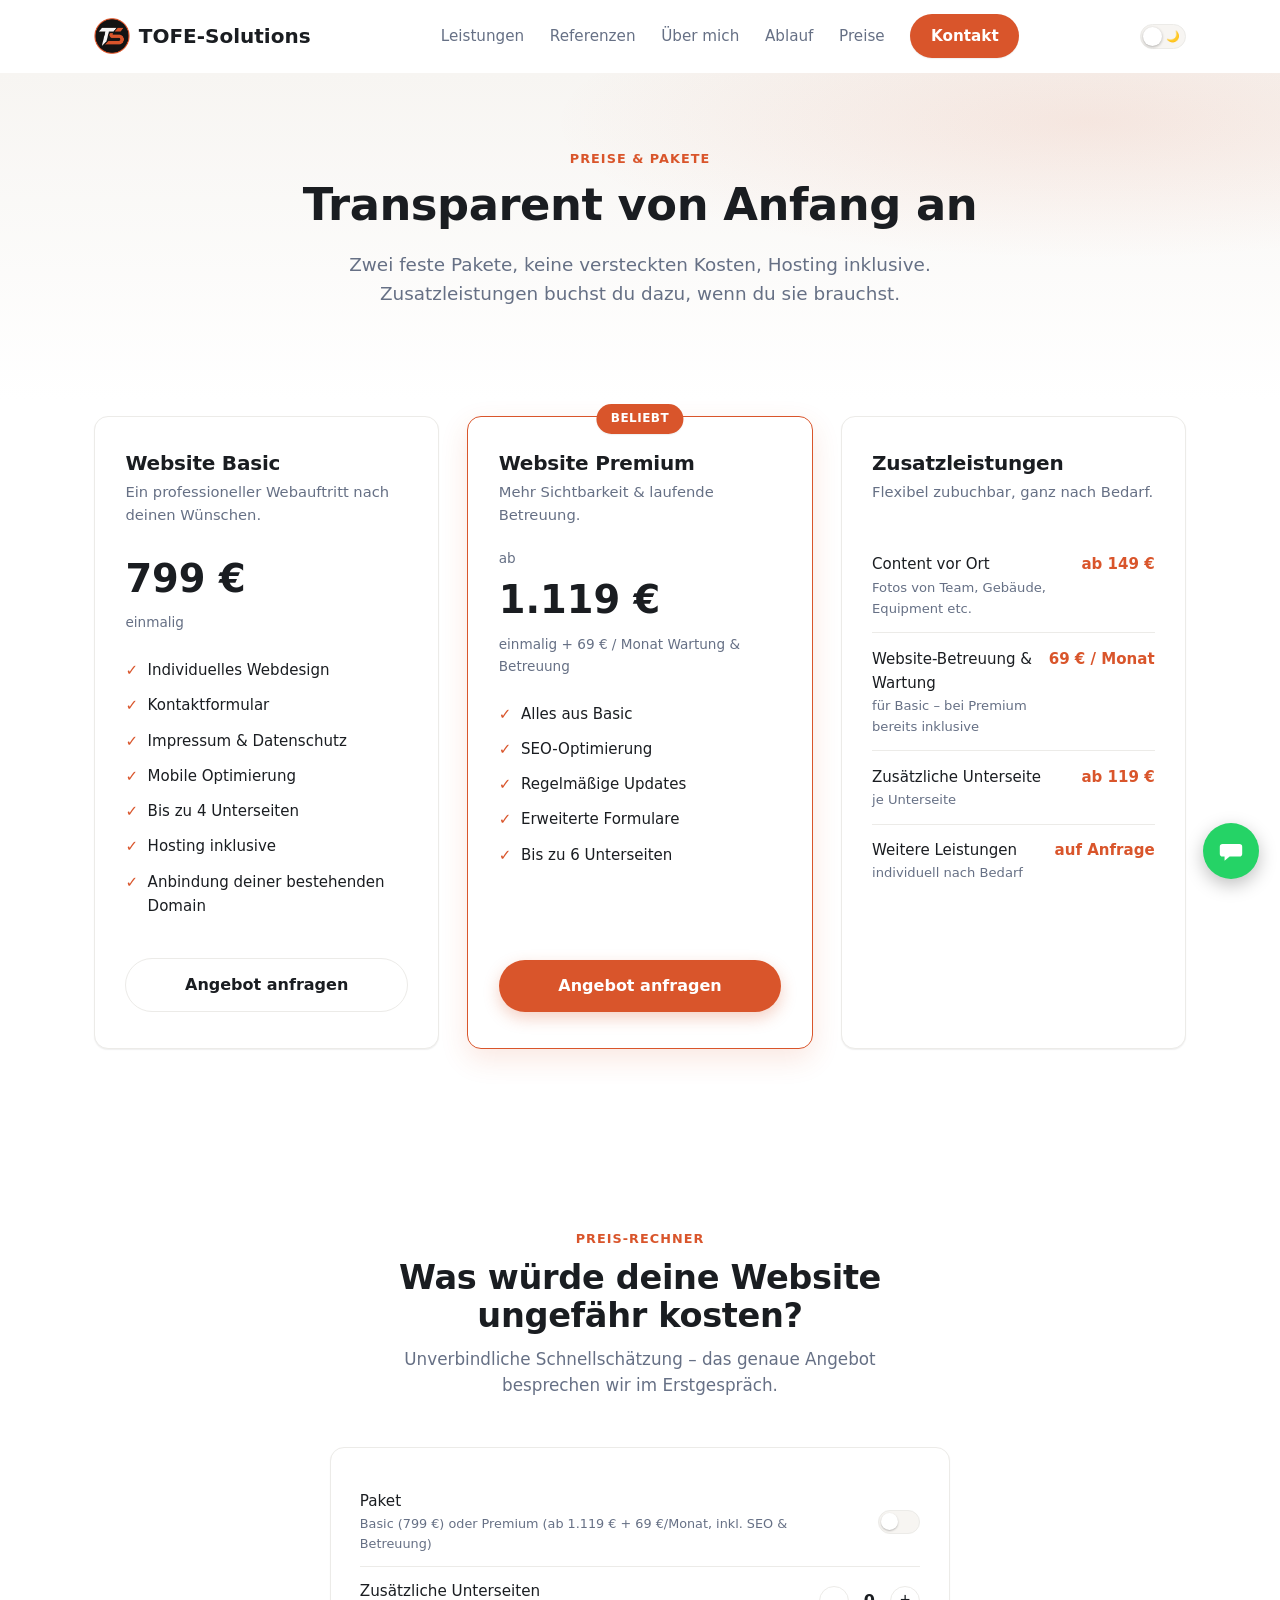
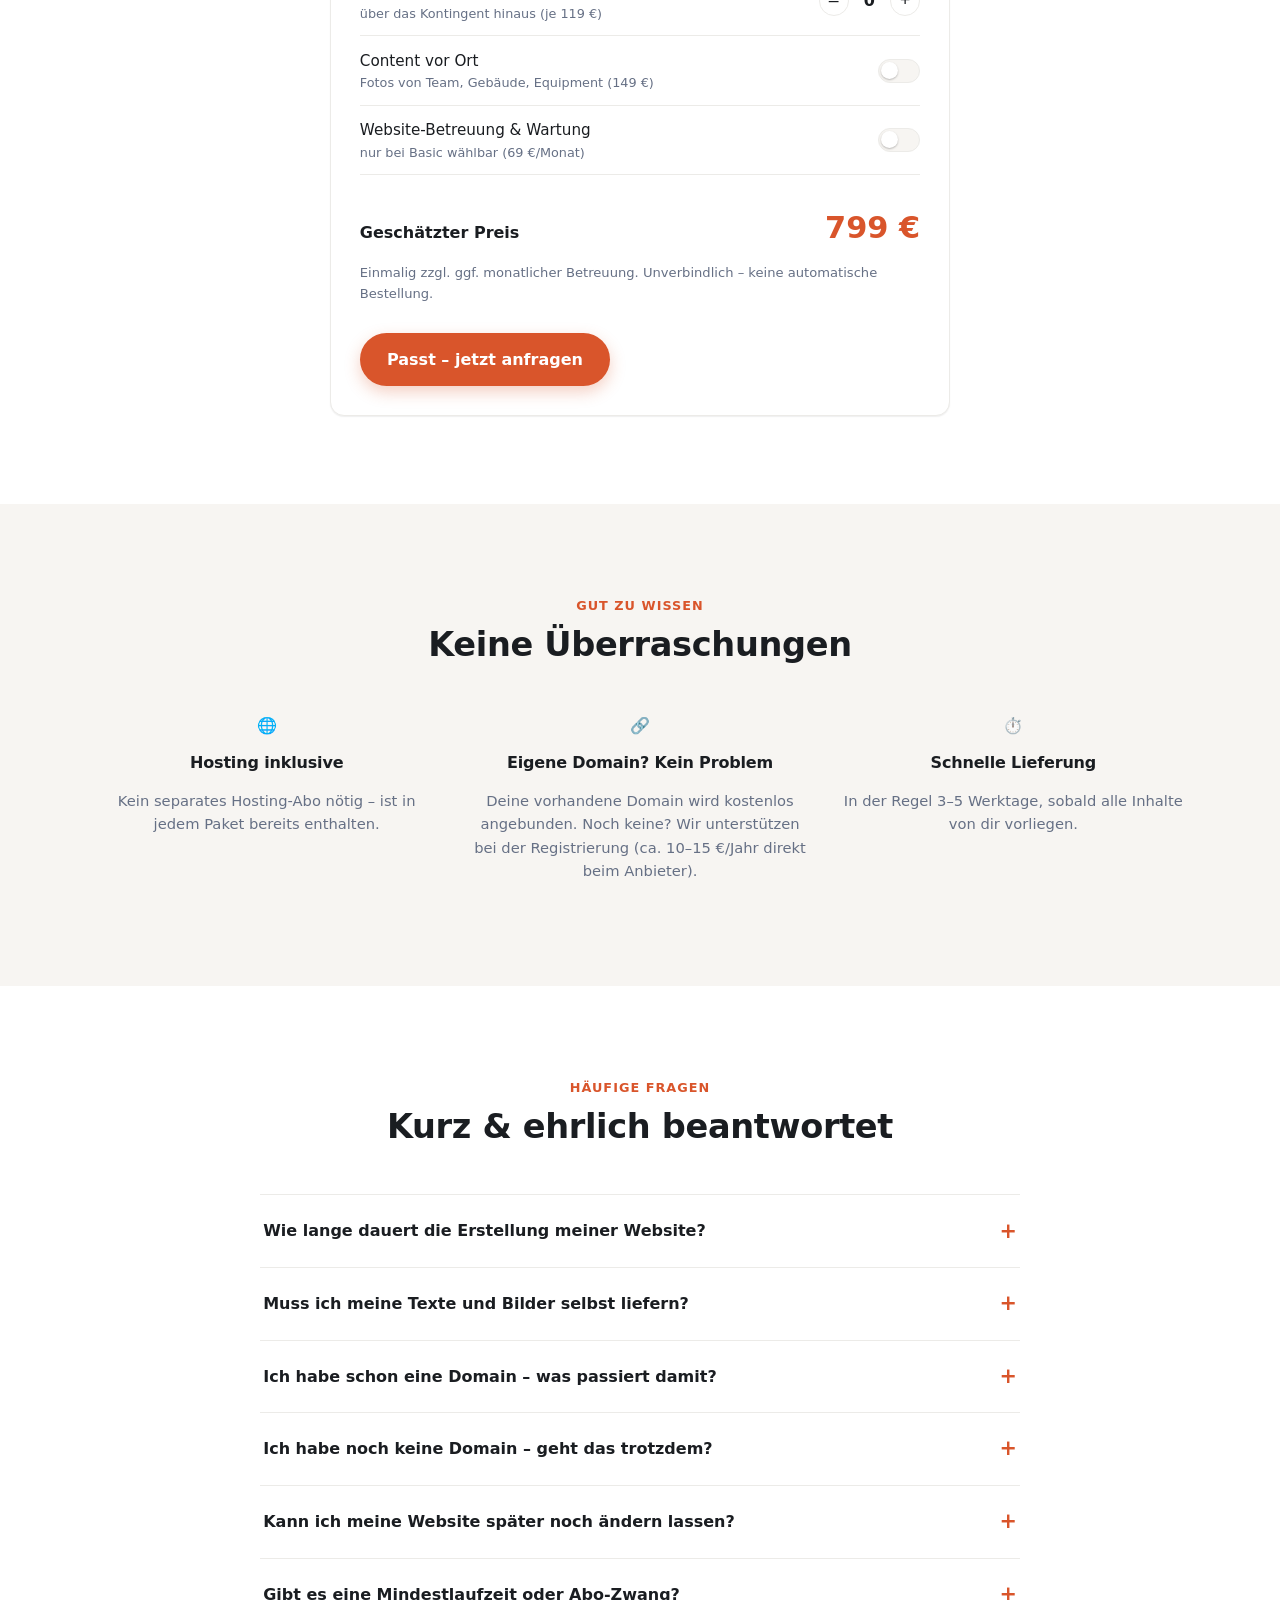
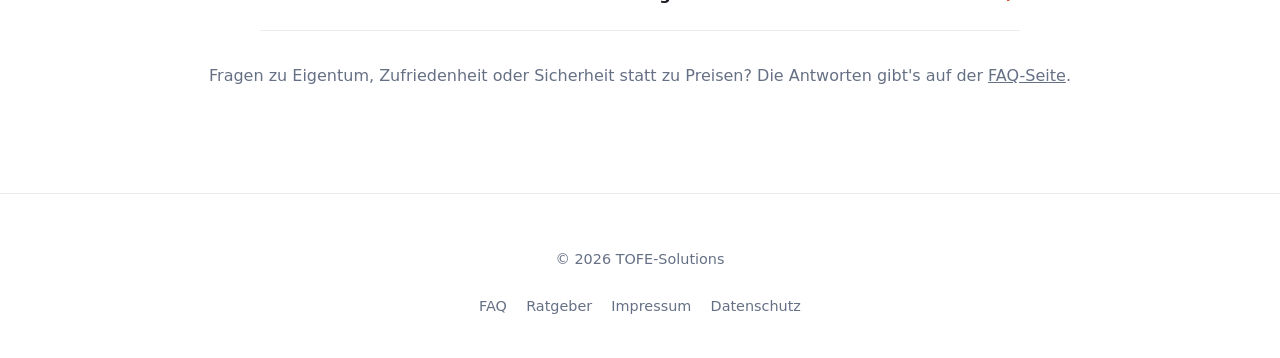
<file: preise.html>
<!DOCTYPE html>
<html lang="de">
<head>
<meta charset="UTF-8">
<script>(function(){try{var t=localStorage.getItem('tofe-theme');if(!t){t=window.matchMedia('(prefers-color-scheme: dark)').matches?'dark':'light';}if(t==='dark'){document.documentElement.setAttribute('data-theme','dark');}}catch(e){}})();</script>
<meta name="viewport" content="width=device-width, initial-scale=1.0">
<meta name="theme-color" content="#d9552b">
<title>Preise &amp; Pakete – TOFE-Solutions</title>
<meta name="description" content="Transparente Preise für Website-Erstellung und Betreuung von TOFE-Solutions – Basic, Premium und Zusatzleistungen.">
<meta property="og:title" content="Preise &amp; Pakete – TOFE-Solutions">
<meta property="og:description" content="Feste Preise, Hosting &amp; Domain-Anbindung inklusive, keine versteckten Kosten.">
<meta property="og:type" content="website">
<meta property="og:locale" content="de_DE">
<meta property="og:image" content="https://tofe-solutions.github.io/Vorlage-Elektrohandwerk/og-image.jpg">
<meta property="og:url" content="https://tofe-solutions.github.io/Vorlage-Elektrohandwerk/preise.html">
<meta name="twitter:card" content="summary_large_image">
<link rel="stylesheet" href="styles.css">
<link rel="icon" href="favicon.ico" sizes="any">
<link rel="icon" href="favicon-32.png" type="image/png" sizes="32x32">
<link rel="icon" href="favicon-192.png" type="image/png" sizes="192x192">
<link rel="apple-touch-icon" href="apple-touch-icon.png">
<link rel="manifest" href="site.webmanifest">
</head>
<body>

<header class="site-header" id="site-header">
  <div class="container header-inner">
    <a href="index.html" class="logo"><img src="logo-icon.png" alt="" width="36" height="36" class="logo-icon">TOFE-Solutions</a>
    <nav class="main-nav" id="main-nav">
      <a href="leistungen.html">Leistungen</a>
      <a href="referenzen.html">Referenzen</a>
      <a href="ueber-mich.html">Über mich</a>
      <a href="ablauf.html">Ablauf</a>
      <a href="preise.html">Preise</a>
      <a href="kontakt.html" class="nav-cta">Kontakt</a>
    </nav>
    <label class="theme-switch" aria-label="Farbschema wechseln">
      <input type="checkbox" id="theme-switch-input">
      <span class="theme-switch-track">
        <span class="icon sun">☀️</span>
        <span class="icon moon">🌙</span>
        <span class="theme-switch-thumb"></span>
      </span>
    </label>
    <button class="menu-toggle" id="menu-toggle" aria-label="Menü öffnen"><span></span></button>
  </div>
</header>

<section class="hero page-hero">
  <div class="container hero-inner">
    <span class="eyebrow">Preise &amp; Pakete</span>
    <h1>Transparent von Anfang an</h1>
    <p class="hero-sub">Zwei feste Pakete, keine versteckten Kosten, Hosting inklusive. Zusatzleistungen buchst du dazu, wenn du sie brauchst.</p>
  </div>
</section>

<section class="section" style="padding-top: 1rem;">
  <div class="container">
    <h2 class="sr-only">Unsere Pakete im Detail</h2>
    <div class="grid grid-3 pricing-grid">

      <div class="card pricing-card reveal">
        <h3>Website Basic</h3>
        <p class="plan-desc">Ein professioneller Webauftritt nach deinen Wünschen.</p>
        <div class="price-row">
          <span class="price-value">799&nbsp;€</span>
          <span class="price-note">einmalig</span>
        </div>
        <ul class="feature-list">
          <li>Individuelles Webdesign</li>
          <li>Kontaktformular</li>
          <li>Impressum &amp; Datenschutz</li>
          <li>Mobile Optimierung</li>
          <li>Bis zu 4 Unterseiten</li>
          <li>Hosting inklusive</li>
          <li>Anbindung deiner bestehenden Domain</li>
        </ul>
        <a href="kontakt.html" class="btn btn-ghost">Angebot anfragen</a>
      </div>

      <div class="card pricing-card featured reveal">
        <span class="pricing-badge">Beliebt</span>
        <h3>Website Premium</h3>
        <p class="plan-desc">Mehr Sichtbarkeit &amp; laufende Betreuung.</p>
        <div class="price-row">
          <span class="price-prefix">ab</span>
          <span class="price-value">1.119&nbsp;€</span>
          <span class="price-note">einmalig + 69&nbsp;€ / Monat Wartung &amp; Betreuung</span>
        </div>
        <ul class="feature-list">
          <li>Alles aus Basic</li>
          <li>SEO-Optimierung</li>
          <li>Regelmäßige Updates</li>
          <li>Erweiterte Formulare</li>
          <li>Bis zu 6 Unterseiten</li>
        </ul>
        <a href="kontakt.html" class="btn btn-primary">Angebot anfragen</a>
      </div>

      <div class="card pricing-card addon-card reveal">
        <h3>Zusatzleistungen</h3>
        <p class="plan-desc">Flexibel zubuchbar, ganz nach Bedarf.</p>
        <ul>
          <li>
            <span class="addon-name">Content vor Ort<span class="addon-note">Fotos von Team, Gebäude, Equipment etc.</span></span>
            <span class="addon-price">ab 149&nbsp;€</span>
          </li>
          <li>
            <span class="addon-name">Website-Betreuung &amp; Wartung<span class="addon-note">für Basic – bei Premium bereits inklusive</span></span>
            <span class="addon-price">69&nbsp;€ / Monat</span>
          </li>
          <li>
            <span class="addon-name">Zusätzliche Unterseite<span class="addon-note">je Unterseite</span></span>
            <span class="addon-price">ab 119&nbsp;€</span>
          </li>
          <li>
            <span class="addon-name">Weitere Leistungen<span class="addon-note">individuell nach Bedarf</span></span>
            <span class="addon-price">auf Anfrage</span>
          </li>
        </ul>
      </div>

    </div>
  </div>
</section>

<section class="section" id="rechner">
  <div class="container">
    <div class="section-header">
      <span class="eyebrow">Preis-Rechner</span>
      <h2>Was würde deine Website ungefähr kosten?</h2>
      <p class="section-lead" style="margin-left:auto;margin-right:auto;">Unverbindliche Schnellschätzung – das genaue Angebot besprechen wir im Erstgespräch.</p>
    </div>
    <div class="calc-box reveal">

      <div class="calc-row">
        <div>
          <label>Paket</label>
          <span class="calc-note">Basic (799&nbsp;€) oder Premium (ab 1.119&nbsp;€ + 69&nbsp;€/Monat, inkl. SEO &amp; Betreuung)</span>
        </div>
        <label class="calc-switch-label">
          <input type="checkbox" id="calc-pkg">
          <span class="calc-switch"><span class="calc-switch-thumb"></span></span>
        </label>
      </div>

      <div class="calc-row">
        <div>
          <label>Zusätzliche Unterseiten</label>
          <span class="calc-note">über das Kontingent hinaus (je 119&nbsp;€)</span>
        </div>
        <div class="calc-stepper">
          <button type="button" id="calc-pages-minus" aria-label="Weniger Unterseiten">–</button>
          <span id="calc-pages-count">0</span>
          <button type="button" id="calc-pages-plus" aria-label="Mehr Unterseiten">+</button>
        </div>
      </div>

      <div class="calc-row">
        <div>
          <label>Content vor Ort</label>
          <span class="calc-note">Fotos von Team, Gebäude, Equipment (149&nbsp;€)</span>
        </div>
        <label class="calc-switch-label">
          <input type="checkbox" id="calc-content">
          <span class="calc-switch"><span class="calc-switch-thumb"></span></span>
        </label>
      </div>

      <div class="calc-row" id="calc-wartung-row">
        <div>
          <label>Website-Betreuung &amp; Wartung</label>
          <span class="calc-note">nur bei Basic wählbar (69&nbsp;€/Monat)</span>
        </div>
        <label class="calc-switch-label">
          <input type="checkbox" id="calc-wartung">
          <span class="calc-switch"><span class="calc-switch-thumb"></span></span>
        </label>
      </div>

      <div class="calc-total">
        <span class="calc-total-label">Geschätzter Preis</span>
        <span><span class="calc-total-value" id="calc-total-once">799 €</span> <span id="calc-total-monthly" style="font-size:0.95rem;color:var(--color-muted);"></span></span>
      </div>
      <p class="calc-hint">Einmalig zzgl. ggf. monatlicher Betreuung. Unverbindlich – keine automatische Bestellung.</p>
      <a href="kontakt.html" class="btn btn-primary" style="margin-top:1rem;display:inline-block;">Passt – jetzt anfragen</a>
    </div>
  </div>
</section>

<section class="section section-alt">
  <div class="container">
    <div class="section-header">
      <span class="eyebrow">Gut zu wissen</span>
      <h2>Keine Überraschungen</h2>
    </div>
    <div class="grid grid-3">
      <div class="reveal" style="text-align:center;">
        <div class="icon" style="margin:0 auto 1rem;">🌐</div>
        <h3 style="font-size:1rem;">Hosting inklusive</h3>
        <p style="color:var(--color-muted);font-size:0.92rem;">Kein separates Hosting-Abo nötig – ist in jedem Paket bereits enthalten.</p>
      </div>
      <div class="reveal" style="text-align:center;">
        <div class="icon" style="margin:0 auto 1rem;">🔗</div>
        <h3 style="font-size:1rem;">Eigene Domain? Kein Problem</h3>
        <p style="color:var(--color-muted);font-size:0.92rem;">Deine vorhandene Domain wird kostenlos angebunden. Noch keine? Wir unterstützen bei der Registrierung (ca. 10–15&nbsp;€/Jahr direkt beim Anbieter).</p>
      </div>
      <div class="reveal" style="text-align:center;">
        <div class="icon" style="margin:0 auto 1rem;">⏱️</div>
        <h3 style="font-size:1rem;">Schnelle Lieferung</h3>
        <p style="color:var(--color-muted);font-size:0.92rem;">In der Regel 3–5 Werktage, sobald alle Inhalte von dir vorliegen.</p>
      </div>
    </div>
  </div>
</section>

<section class="section">
  <div class="container">
    <div class="section-header">
      <span class="eyebrow">Häufige Fragen</span>
      <h2>Kurz &amp; ehrlich beantwortet</h2>
    </div>
    <div class="faq-list">

      <div class="faq-item reveal">
        <button class="faq-question" aria-expanded="false">
          <span>Wie lange dauert die Erstellung meiner Website?</span>
          <span class="faq-icon">+</span>
        </button>
        <div class="faq-answer">
          <p>In der Regel 3–5 Werktage, sobald mir alle Inhalte (Texte, Bilder, Kontaktdaten) vorliegen. Bei größeren Premium-Projekten kann es etwas länger dauern – das bespreche ich vorab im Angebot.</p>
        </div>
      </div>

      <div class="faq-item reveal">
        <button class="faq-question" aria-expanded="false">
          <span>Muss ich meine Texte und Bilder selbst liefern?</span>
          <span class="faq-icon">+</span>
        </button>
        <div class="faq-answer">
          <p>Ja, die Inhalte zu deinem Betrieb (Texte, Fotos) lieferst du mir – niemand kennt dein Geschäft besser als du. Ich setze alles professionell um und helfe gerne beim Formulieren, wenn dir die Worte fehlen.</p>
        </div>
      </div>

      <div class="faq-item reveal">
        <button class="faq-question" aria-expanded="false">
          <span>Ich habe schon eine Domain – was passiert damit?</span>
          <span class="faq-icon">+</span>
        </button>
        <div class="faq-answer">
          <p>Deine bestehende Domain wird kostenlos an deine neue Website angebunden. Du musst nicht den Anbieter wechseln oder etwas kündigen.</p>
        </div>
      </div>

      <div class="faq-item reveal">
        <button class="faq-question" aria-expanded="false">
          <span>Ich habe noch keine Domain – geht das trotzdem?</span>
          <span class="faq-icon">+</span>
        </button>
        <div class="faq-answer">
          <p>Ja. Ich unterstütze dich bei der Registrierung einer passenden Domain (ca. 10–15&nbsp;€/Jahr direkt beim Anbieter, nicht in meinem Preis enthalten).</p>
        </div>
      </div>

      <div class="faq-item reveal">
        <button class="faq-question" aria-expanded="false">
          <span>Kann ich meine Website später noch ändern lassen?</span>
          <span class="faq-icon">+</span>
        </button>
        <div class="faq-answer">
          <p>Klar. Bei Premium ist die laufende Betreuung bereits inklusive, bei Basic kannst du sie als Zusatzleistung für 69&nbsp;€/Monat dazubuchen – oder einzelne Änderungen individuell anfragen.</p>
        </div>
      </div>

      <div class="faq-item reveal">
        <button class="faq-question" aria-expanded="false">
          <span>Gibt es eine Mindestlaufzeit oder Abo-Zwang?</span>
          <span class="faq-icon">+</span>
        </button>
        <div class="faq-answer">
          <p>Nein. Die Website selbst ist ein einmaliger Festpreis ohne Vertragsbindung. Die optionale monatliche Betreuung ist jederzeit kündbar.</p>
        </div>
      </div>

    </div>
    <p style="text-align:center;margin-top:2rem;color:var(--color-muted);">Fragen zu Eigentum, Zufriedenheit oder Sicherheit statt zu Preisen? Die Antworten gibt's auf der <a href="faq.html">FAQ-Seite</a>.</p>
  </div>
</section>

<footer class="site-footer">
  <div class="container footer-inner">
    <p>&copy; <span id="jahr"></span> TOFE-Solutions</p>
    <div class="footer-links">
      <a href="faq.html">FAQ</a>
      <a href="ratgeber.html">Ratgeber</a>
      <a href="impressum.html">Impressum</a>
      <a href="datenschutz.html">Datenschutz</a>
    </div>
  </div>
</footer>

<script>
  document.getElementById('jahr').textContent = new Date().getFullYear();

  const header = document.getElementById('site-header');
  window.addEventListener('scroll', () => {
    header.classList.toggle('scrolled', window.scrollY > 8);
  });

  const menuToggle = document.getElementById('menu-toggle');
  const mainNav = document.getElementById('main-nav');
  menuToggle.addEventListener('click', () => mainNav.classList.toggle('open'));
  mainNav.querySelectorAll('a').forEach(a => a.addEventListener('click', () => mainNav.classList.remove('open')));
  const themeInput = document.getElementById('theme-switch-input');
  if (themeInput) {
    themeInput.checked = document.documentElement.getAttribute('data-theme') === 'dark';
    themeInput.addEventListener('change', () => {
      const theme = themeInput.checked ? 'dark' : 'light';
      document.documentElement.setAttribute('data-theme', theme);
      try { localStorage.setItem('tofe-theme', theme); } catch(e) {}
    });
  }

  const revealEls = document.querySelectorAll('.reveal');
  const io = new IntersectionObserver((entries) => {
    entries.forEach(entry => {
      if (entry.isIntersecting) {
        entry.target.classList.add('is-visible');
        io.unobserve(entry.target);
      }
    });
  }, { threshold: 0.15 });
  revealEls.forEach(el => io.observe(el));

  // Preis-Rechner
  const calcPkg = document.getElementById('calc-pkg');
  if (calcPkg) {
    const calcPagesMinus = document.getElementById('calc-pages-minus');
    const calcPagesPlus = document.getElementById('calc-pages-plus');
    const calcPagesCount = document.getElementById('calc-pages-count');
    const calcContent = document.getElementById('calc-content');
    const calcWartung = document.getElementById('calc-wartung');
    const calcWartungRow = document.getElementById('calc-wartung-row');
    const calcTotalOnce = document.getElementById('calc-total-once');
    const calcTotalMonthly = document.getElementById('calc-total-monthly');

    const BASIC_PRICE = 799;
    const PREMIUM_PRICE = 1119;
    const PAGE_PRICE = 119;
    const CONTENT_PRICE = 149;
    const WARTUNG_PRICE = 69;
    let pages = 0;

    function formatEuro(n) {
      return n.toLocaleString('de-DE') + ' €';
    }

    function updateCalc() {
      const isPremium = calcPkg.checked;
      if (calcWartungRow) calcWartungRow.style.display = isPremium ? 'none' : '';

      let once = isPremium ? PREMIUM_PRICE : BASIC_PRICE;
      once += pages * PAGE_PRICE;
      if (calcContent.checked) once += CONTENT_PRICE;

      let monthlyText = '';
      if (isPremium) {
        monthlyText = '+ 69 € / Monat Wartung';
      } else if (calcWartung && calcWartung.checked) {
        monthlyText = '+ 69 € / Monat Wartung';
      }

      calcTotalOnce.textContent = (isPremium ? 'ab ' : '') + formatEuro(once);
      calcTotalMonthly.textContent = monthlyText;
    }

    calcPkg.addEventListener('change', updateCalc);
    calcContent.addEventListener('change', updateCalc);
    if (calcWartung) calcWartung.addEventListener('change', updateCalc);
    calcPagesMinus.addEventListener('click', () => {
      if (pages > 0) { pages--; calcPagesCount.textContent = pages; updateCalc(); }
    });
    calcPagesPlus.addEventListener('click', () => {
      if (pages < 20) { pages++; calcPagesCount.textContent = pages; updateCalc(); }
    });

    updateCalc();
  }

  // FAQ-Akkordeon
  document.querySelectorAll('.faq-question').forEach(btn => {
    btn.addEventListener('click', () => {
      const item = btn.closest('.faq-item');
      const answer = item.querySelector('.faq-answer');
      const isOpen = item.classList.contains('open');

      document.querySelectorAll('.faq-item.open').forEach(openItem => {
        if (openItem !== item) {
          openItem.classList.remove('open');
          openItem.querySelector('.faq-question').setAttribute('aria-expanded', 'false');
          openItem.querySelector('.faq-answer').style.maxHeight = null;
        }
      });

      if (isOpen) {
        item.classList.remove('open');
        btn.setAttribute('aria-expanded', 'false');
        answer.style.maxHeight = null;
      } else {
        item.classList.add('open');
        btn.setAttribute('aria-expanded', 'true');
        answer.style.maxHeight = answer.scrollHeight + 'px';
      }
    });
  });
</script>

<a href="https://wa.me/4915731621285?text=Hallo%2C%20ich%20interessiere%20mich%20f%C3%BCr%20eine%20Website." class="whatsapp-fab" target="_blank" rel="noopener" aria-label="Per WhatsApp kontaktieren">
  <svg viewBox="0 0 100 100" fill="none" xmlns="http://www.w3.org/2000/svg"><path d="M20 25h60a10 10 0 0110 10v25a10 10 0 01-10 10H45l-18 15v-15h-7a10 10 0 01-10-10V35a10 10 0 0110-10z" fill="#fff"/></svg>
</a>
</body>
</html>
</file>
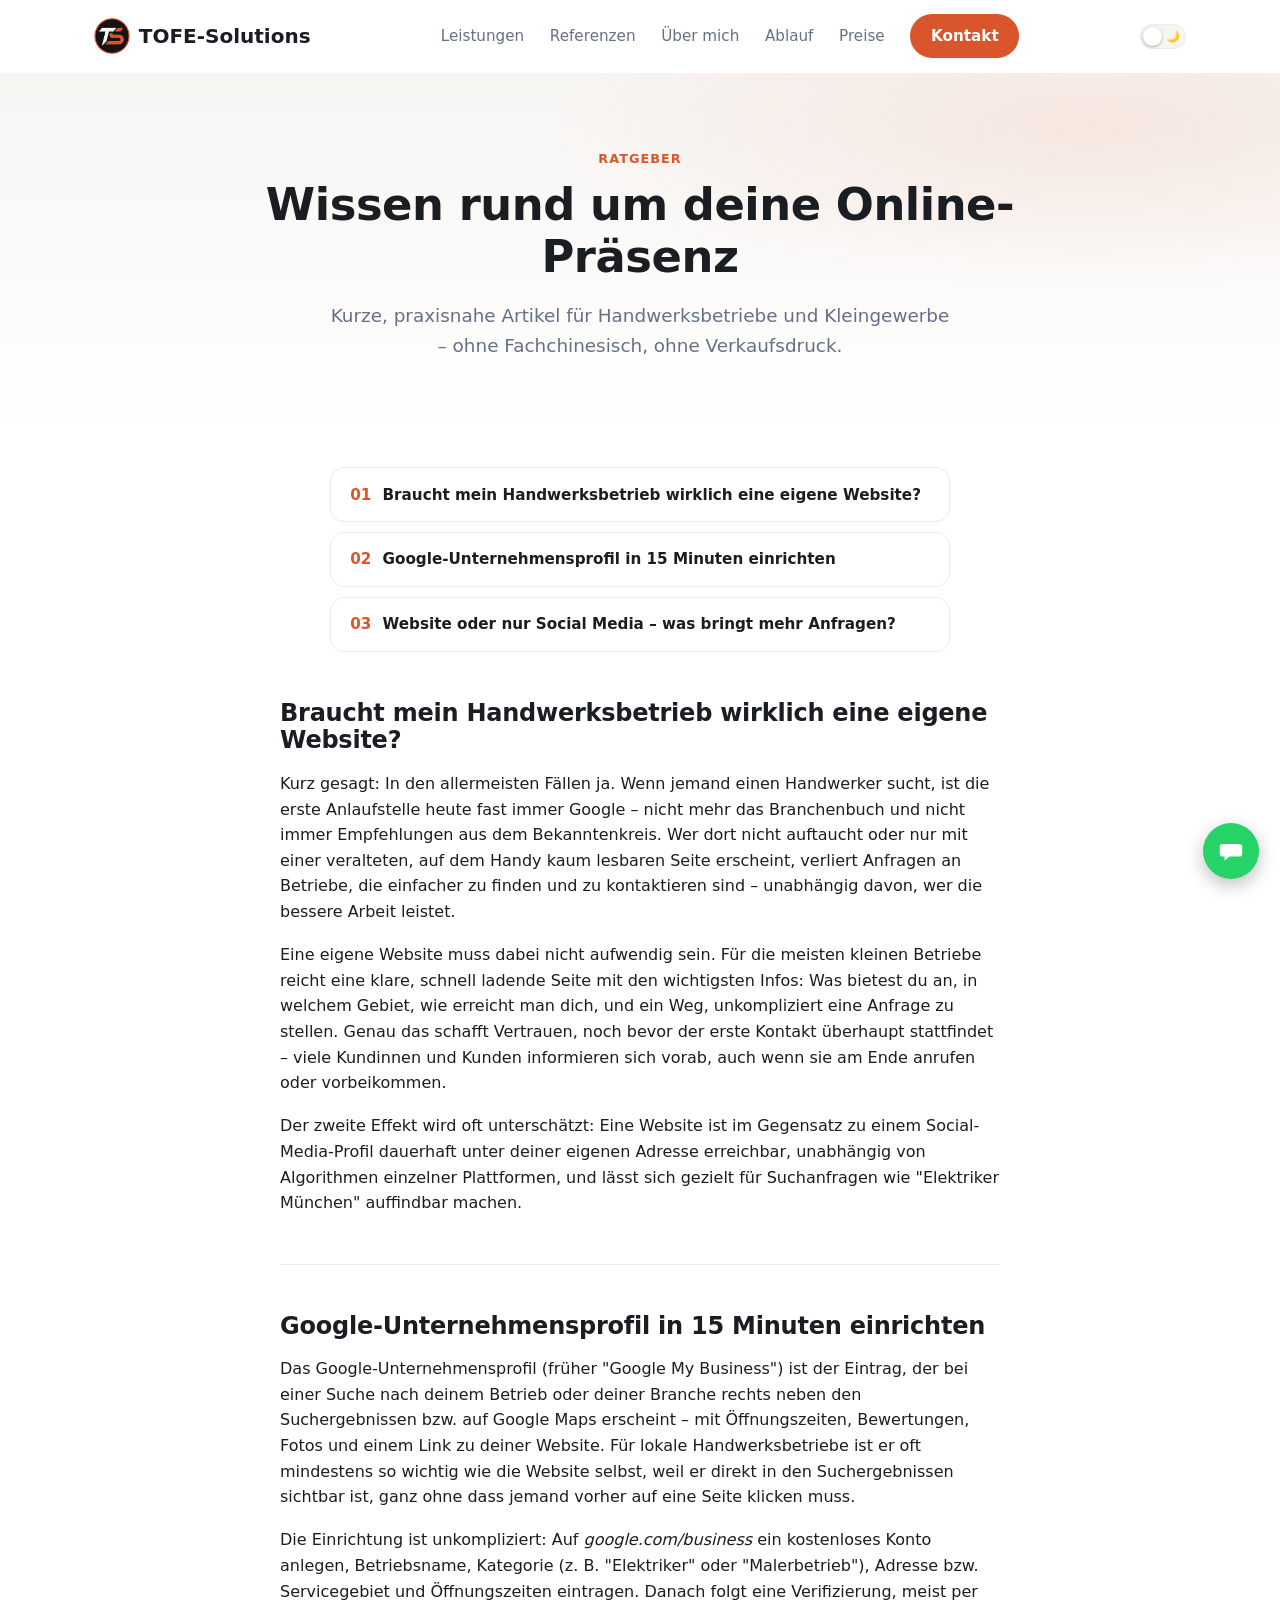
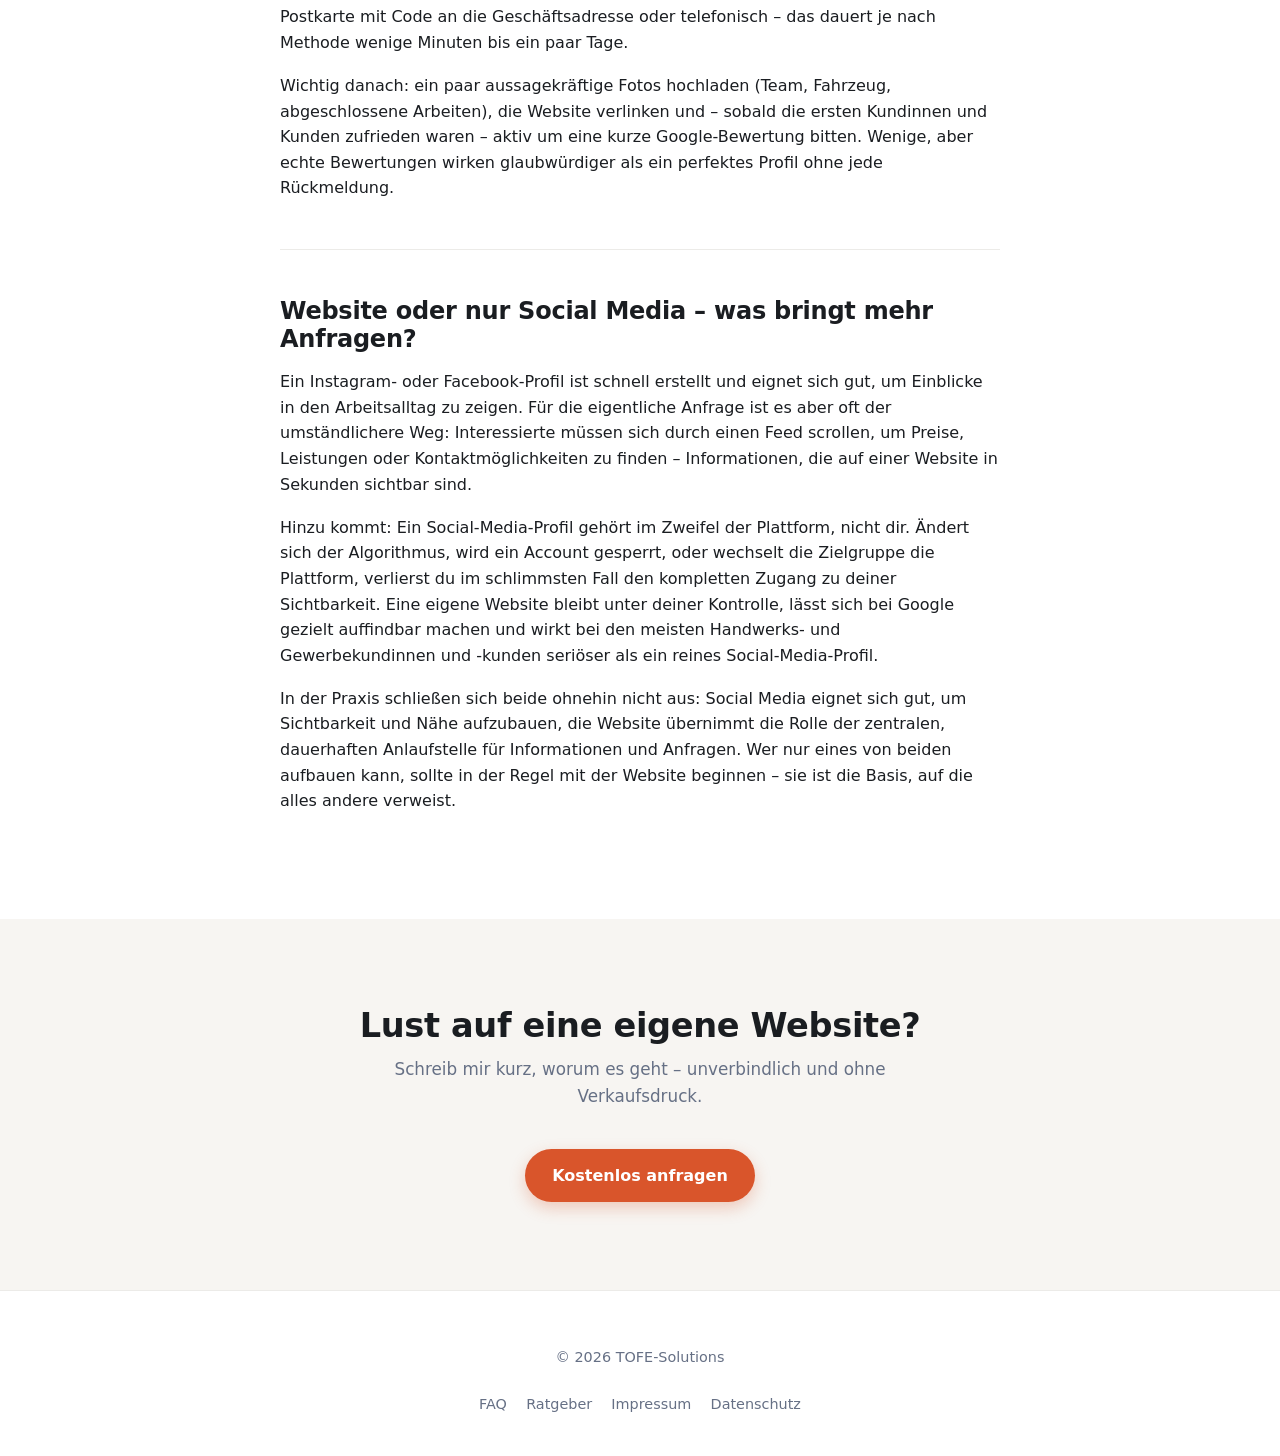
<file: ratgeber.html>
<!DOCTYPE html>
<html lang="de">
<head>
<meta charset="UTF-8">
<script>(function(){try{var t=localStorage.getItem('tofe-theme');if(!t){t=window.matchMedia('(prefers-color-scheme: dark)').matches?'dark':'light';}if(t==='dark'){document.documentElement.setAttribute('data-theme','dark');}}catch(e){}})();</script>
<meta name="viewport" content="width=device-width, initial-scale=1.0">
<meta name="theme-color" content="#d9552b">
<title>Ratgeber – Website &amp; Online-Sichtbarkeit für Handwerk | TOFE-Solutions</title>
<meta name="description" content="Praxisnahe Tipps für Handwerksbetriebe und Kleingewerbe: Warum eine eigene Website sich lohnt, wie du dein Google-Unternehmensprofil einrichtest und Website vs. Social Media im Vergleich.">
<meta property="og:title" content="Ratgeber – TOFE-Solutions">
<meta property="og:description" content="Praxisnahe Tipps rund um Website und Online-Sichtbarkeit für Handwerk &amp; Kleingewerbe.">
<meta property="og:type" content="website">
<meta property="og:locale" content="de_DE">
<meta property="og:image" content="https://tofe-solutions.github.io/Vorlage-Elektrohandwerk/og-image.jpg">
<meta property="og:url" content="https://tofe-solutions.github.io/Vorlage-Elektrohandwerk/ratgeber.html">
<meta name="twitter:card" content="summary_large_image">
<link rel="stylesheet" href="styles.css">
<link rel="icon" href="favicon.ico" sizes="any">
<link rel="icon" href="favicon-32.png" type="image/png" sizes="32x32">
<link rel="icon" href="favicon-192.png" type="image/png" sizes="192x192">
<link rel="apple-touch-icon" href="apple-touch-icon.png">
<link rel="manifest" href="site.webmanifest">
</head>
<body>

<header class="site-header" id="site-header">
  <div class="container header-inner">
    <a href="index.html" class="logo"><img src="logo-icon.png" alt="" width="36" height="36" class="logo-icon">TOFE-Solutions</a>
    <nav class="main-nav" id="main-nav">
      <a href="leistungen.html">Leistungen</a>
      <a href="referenzen.html">Referenzen</a>
      <a href="ueber-mich.html">Über mich</a>
      <a href="ablauf.html">Ablauf</a>
      <a href="preise.html">Preise</a>
      <a href="kontakt.html" class="nav-cta">Kontakt</a>
    </nav>
    <label class="theme-switch" aria-label="Farbschema wechseln">
      <input type="checkbox" id="theme-switch-input">
      <span class="theme-switch-track">
        <span class="icon sun">☀️</span>
        <span class="icon moon">🌙</span>
        <span class="theme-switch-thumb"></span>
      </span>
    </label>
    <button class="menu-toggle" id="menu-toggle" aria-label="Menü öffnen"><span></span></button>
  </div>
</header>

<section class="hero page-hero">
  <div class="container hero-inner">
    <span class="eyebrow">Ratgeber</span>
    <h1>Wissen rund um deine Online-Präsenz</h1>
    <p class="hero-sub">Kurze, praxisnahe Artikel für Handwerksbetriebe und Kleingewerbe – ohne Fachchinesisch, ohne Verkaufsdruck.</p>
  </div>
</section>

<section class="section" style="padding-top:1rem;">
  <div class="container">
    <ul class="article-toc reveal">
      <li><a href="#website-lohnt-sich"><span class="toc-num">01</span> Braucht mein Handwerksbetrieb wirklich eine eigene Website?</a></li>
      <li><a href="#google-unternehmensprofil"><span class="toc-num">02</span> Google-Unternehmensprofil in 15 Minuten einrichten</a></li>
      <li><a href="#website-vs-social-media"><span class="toc-num">03</span> Website oder nur Social Media – was bringt mehr Anfragen?</a></li>
    </ul>

    <article class="article-block reveal" id="website-lohnt-sich">
      <h2>Braucht mein Handwerksbetrieb wirklich eine eigene Website?</h2>
      <p>Kurz gesagt: In den allermeisten Fällen ja. Wenn jemand einen Handwerker sucht, ist die erste Anlaufstelle heute fast immer Google – nicht mehr das Branchenbuch und nicht immer Empfehlungen aus dem Bekanntenkreis. Wer dort nicht auftaucht oder nur mit einer veralteten, auf dem Handy kaum lesbaren Seite erscheint, verliert Anfragen an Betriebe, die einfacher zu finden und zu kontaktieren sind – unabhängig davon, wer die bessere Arbeit leistet.</p>
      <p>Eine eigene Website muss dabei nicht aufwendig sein. Für die meisten kleinen Betriebe reicht eine klare, schnell ladende Seite mit den wichtigsten Infos: Was bietest du an, in welchem Gebiet, wie erreicht man dich, und ein Weg, unkompliziert eine Anfrage zu stellen. Genau das schafft Vertrauen, noch bevor der erste Kontakt überhaupt stattfindet – viele Kundinnen und Kunden informieren sich vorab, auch wenn sie am Ende anrufen oder vorbeikommen.</p>
      <p>Der zweite Effekt wird oft unterschätzt: Eine Website ist im Gegensatz zu einem Social-Media-Profil dauerhaft unter deiner eigenen Adresse erreichbar, unabhängig von Algorithmen einzelner Plattformen, und lässt sich gezielt für Suchanfragen wie "Elektriker München" auffindbar machen.</p>
    </article>

    <article class="article-block reveal" id="google-unternehmensprofil">
      <h2>Google-Unternehmensprofil in 15 Minuten einrichten</h2>
      <p>Das Google-Unternehmensprofil (früher "Google My Business") ist der Eintrag, der bei einer Suche nach deinem Betrieb oder deiner Branche rechts neben den Suchergebnissen bzw. auf Google Maps erscheint – mit Öffnungszeiten, Bewertungen, Fotos und einem Link zu deiner Website. Für lokale Handwerksbetriebe ist er oft mindestens so wichtig wie die Website selbst, weil er direkt in den Suchergebnissen sichtbar ist, ganz ohne dass jemand vorher auf eine Seite klicken muss.</p>
      <p>Die Einrichtung ist unkompliziert: Auf <em>google.com/business</em> ein kostenloses Konto anlegen, Betriebsname, Kategorie (z. B. "Elektriker" oder "Malerbetrieb"), Adresse bzw. Servicegebiet und Öffnungszeiten eintragen. Danach folgt eine Verifizierung, meist per Postkarte mit Code an die Geschäftsadresse oder telefonisch – das dauert je nach Methode wenige Minuten bis ein paar Tage.</p>
      <p>Wichtig danach: ein paar aussagekräftige Fotos hochladen (Team, Fahrzeug, abgeschlossene Arbeiten), die Website verlinken und – sobald die ersten Kundinnen und Kunden zufrieden waren – aktiv um eine kurze Google-Bewertung bitten. Wenige, aber echte Bewertungen wirken glaubwürdiger als ein perfektes Profil ohne jede Rückmeldung.</p>
    </article>

    <article class="article-block reveal" id="website-vs-social-media">
      <h2>Website oder nur Social Media – was bringt mehr Anfragen?</h2>
      <p>Ein Instagram- oder Facebook-Profil ist schnell erstellt und eignet sich gut, um Einblicke in den Arbeitsalltag zu zeigen. Für die eigentliche Anfrage ist es aber oft der umständlichere Weg: Interessierte müssen sich durch einen Feed scrollen, um Preise, Leistungen oder Kontaktmöglichkeiten zu finden – Informationen, die auf einer Website in Sekunden sichtbar sind.</p>
      <p>Hinzu kommt: Ein Social-Media-Profil gehört im Zweifel der Plattform, nicht dir. Ändert sich der Algorithmus, wird ein Account gesperrt, oder wechselt die Zielgruppe die Plattform, verlierst du im schlimmsten Fall den kompletten Zugang zu deiner Sichtbarkeit. Eine eigene Website bleibt unter deiner Kontrolle, lässt sich bei Google gezielt auffindbar machen und wirkt bei den meisten Handwerks- und Gewerbekundinnen und -kunden seriöser als ein reines Social-Media-Profil.</p>
      <p>In der Praxis schließen sich beide ohnehin nicht aus: Social Media eignet sich gut, um Sichtbarkeit und Nähe aufzubauen, die Website übernimmt die Rolle der zentralen, dauerhaften Anlaufstelle für Informationen und Anfragen. Wer nur eines von beiden aufbauen kann, sollte in der Regel mit der Website beginnen – sie ist die Basis, auf die alles andere verweist.</p>
    </article>
  </div>
</section>

<section class="section section-alt" style="text-align:center;">
  <div class="container">
    <h2>Lust auf eine eigene Website?</h2>
    <p class="section-lead" style="margin-left:auto;margin-right:auto;">Schreib mir kurz, worum es geht – unverbindlich und ohne Verkaufsdruck.</p>
    <a href="kontakt.html" class="btn btn-primary">Kostenlos anfragen</a>
  </div>
</section>

<footer class="site-footer">
  <div class="container footer-inner">
    <p>&copy; <span id="jahr"></span> TOFE-Solutions</p>
    <div class="footer-links">
      <a href="faq.html">FAQ</a>
      <a href="ratgeber.html">Ratgeber</a>
      <a href="impressum.html">Impressum</a>
      <a href="datenschutz.html">Datenschutz</a>
    </div>
  </div>
</footer>

<script>
  document.getElementById('jahr').textContent = new Date().getFullYear();
  const header = document.getElementById('site-header');
  window.addEventListener('scroll', () => header.classList.toggle('scrolled', window.scrollY > 8));
  const menuToggle = document.getElementById('menu-toggle');
  const mainNav = document.getElementById('main-nav');
  menuToggle.addEventListener('click', () => mainNav.classList.toggle('open'));
  mainNav.querySelectorAll('a').forEach(a => a.addEventListener('click', () => mainNav.classList.remove('open')));
  const themeInput = document.getElementById('theme-switch-input');
  if (themeInput) {
    themeInput.checked = document.documentElement.getAttribute('data-theme') === 'dark';
    themeInput.addEventListener('change', () => {
      const theme = themeInput.checked ? 'dark' : 'light';
      document.documentElement.setAttribute('data-theme', theme);
      try { localStorage.setItem('tofe-theme', theme); } catch(e) {}
    });
  }
  const revealEls = document.querySelectorAll('.reveal');
  const io = new IntersectionObserver((entries) => {
    entries.forEach(entry => { if (entry.isIntersecting) { entry.target.classList.add('is-visible'); io.unobserve(entry.target); } });
  }, { threshold: 0.15 });
  revealEls.forEach(el => io.observe(el));
</script>

<a href="https://wa.me/4915731621285?text=Hallo%2C%20ich%20interessiere%20mich%20f%C3%BCr%20eine%20Website." class="whatsapp-fab" target="_blank" rel="noopener" aria-label="Per WhatsApp kontaktieren">
  <svg viewBox="0 0 100 100" fill="none" xmlns="http://www.w3.org/2000/svg"><path d="M20 25h60a10 10 0 0110 10v25a10 10 0 01-10 10H45l-18 15v-15h-7a10 10 0 01-10-10V35a10 10 0 0110-10z" fill="#fff"/></svg>
</a>
</body>
</html>
</file>
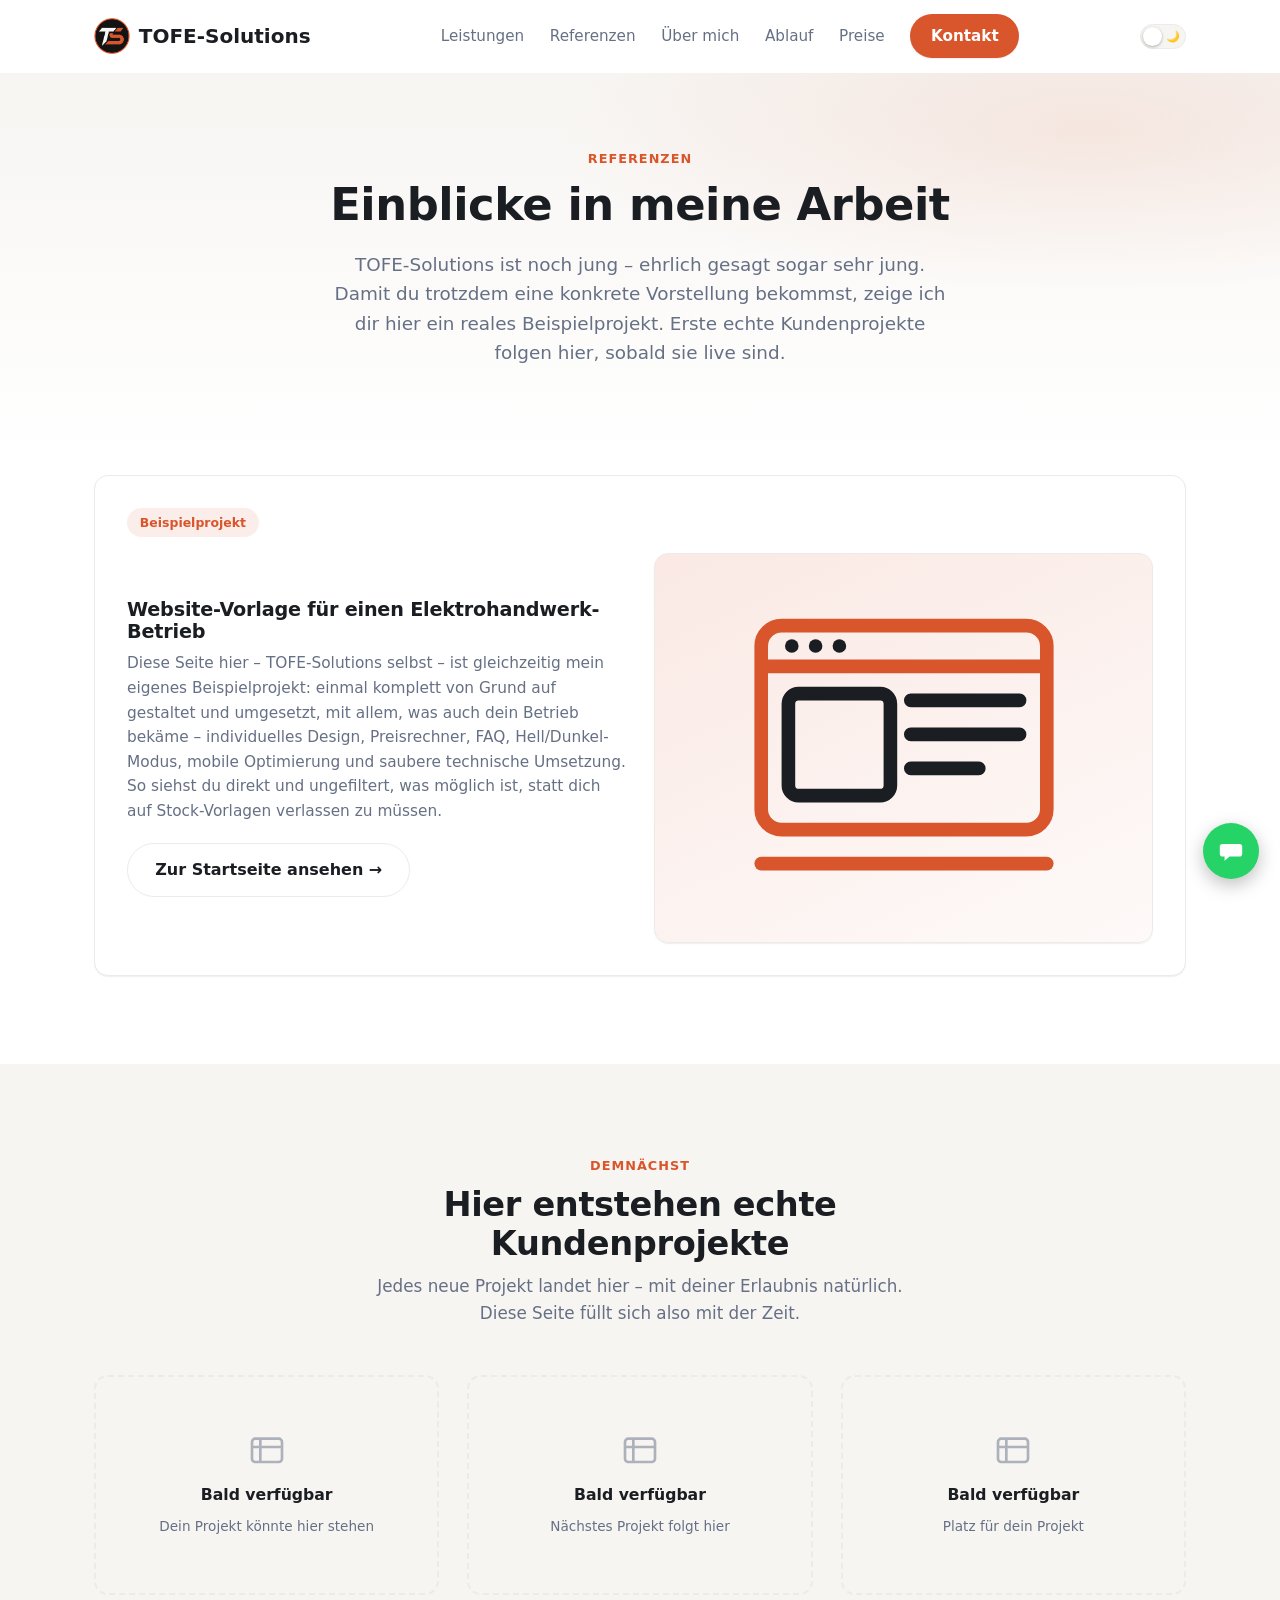
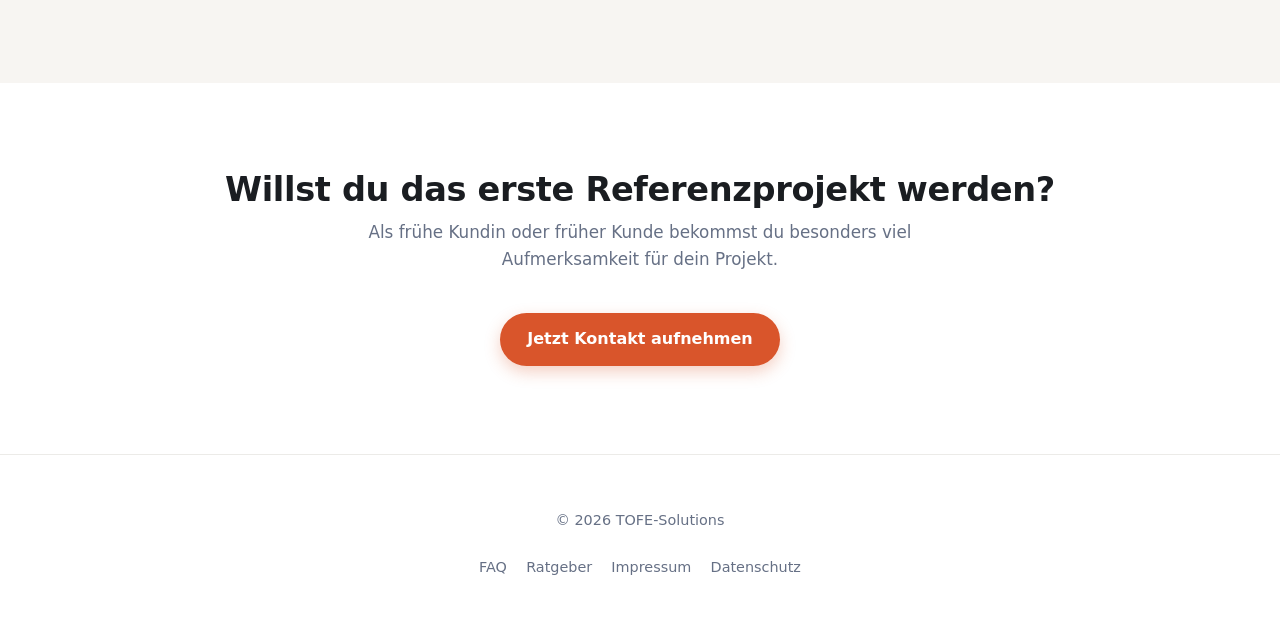
<file: referenzen.html>
<!DOCTYPE html>
<html lang="de">
<head>
<meta charset="UTF-8">
<script>(function(){try{var t=localStorage.getItem('tofe-theme');if(!t){t=window.matchMedia('(prefers-color-scheme: dark)').matches?'dark':'light';}if(t==='dark'){document.documentElement.setAttribute('data-theme','dark');}}catch(e){}})();</script>
<meta name="viewport" content="width=device-width, initial-scale=1.0">
<meta name="theme-color" content="#d9552b">
<title>Referenzen – TOFE-Solutions</title>
<meta name="description" content="Einblicke in die Arbeit von TOFE-Solutions: Beispielprojekt ansehen und erfahren, wie deine eigene Website aussehen könnte.">
<meta property="og:title" content="Referenzen – TOFE-Solutions">
<meta property="og:description" content="Beispielprojekt ansehen und erfahren, wie deine eigene Website aussehen könnte.">
<meta property="og:type" content="website">
<meta property="og:locale" content="de_DE">
<meta property="og:image" content="https://tofe-solutions.github.io/Vorlage-Elektrohandwerk/og-image.jpg">
<meta property="og:url" content="https://tofe-solutions.github.io/Vorlage-Elektrohandwerk/referenzen.html">
<meta name="twitter:card" content="summary_large_image">
<link rel="stylesheet" href="styles.css">
<link rel="icon" href="favicon.ico" sizes="any">
<link rel="icon" href="favicon-32.png" type="image/png" sizes="32x32">
<link rel="icon" href="favicon-192.png" type="image/png" sizes="192x192">
<link rel="apple-touch-icon" href="apple-touch-icon.png">
<link rel="manifest" href="site.webmanifest">
</head>
<body>

<header class="site-header" id="site-header">
  <div class="container header-inner">
    <a href="index.html" class="logo"><img src="logo-icon.png" alt="" width="36" height="36" class="logo-icon">TOFE-Solutions</a>
    <nav class="main-nav" id="main-nav">
      <a href="leistungen.html">Leistungen</a>
      <a href="referenzen.html">Referenzen</a>
      <a href="ueber-mich.html">Über mich</a>
      <a href="ablauf.html">Ablauf</a>
      <a href="preise.html">Preise</a>
      <a href="kontakt.html" class="nav-cta">Kontakt</a>
    </nav>
    <label class="theme-switch" aria-label="Farbschema wechseln">
      <input type="checkbox" id="theme-switch-input">
      <span class="theme-switch-track">
        <span class="icon sun">☀️</span>
        <span class="icon moon">🌙</span>
        <span class="theme-switch-thumb"></span>
      </span>
    </label>
    <button class="menu-toggle" id="menu-toggle" aria-label="Menü öffnen"><span></span></button>
  </div>
</header>

<section class="hero page-hero">
  <div class="container hero-inner">
    <span class="eyebrow">Referenzen</span>
    <h1>Einblicke in meine Arbeit</h1>
    <p class="hero-sub">TOFE-Solutions ist noch jung – ehrlich gesagt sogar sehr jung. Damit du trotzdem eine konkrete Vorstellung bekommst, zeige ich dir hier ein reales Beispielprojekt. Erste echte Kundenprojekte folgen hier, sobald sie live sind.</p>
  </div>
</section>

<section class="section" style="padding-top:1rem;">
  <div class="container">
    <div class="card reference-card reveal">
      <span class="reference-tag">Beispielprojekt</span>
      <div class="grid grid-2 align-center">
        <div>
          <h3>Website-Vorlage für einen Elektrohandwerk-Betrieb</h3>
          <p>Diese Seite hier – TOFE-Solutions selbst – ist gleichzeitig mein eigenes Beispielprojekt: einmal komplett von Grund auf gestaltet und umgesetzt, mit allem, was auch dein Betrieb bekäme – individuelles Design, Preisrechner, FAQ, Hell/Dunkel-Modus, mobile Optimierung und saubere technische Umsetzung. So siehst du direkt und ungefiltert, was möglich ist, statt dich auf Stock-Vorlagen verlassen zu müssen.</p>
          <a href="index.html" class="btn btn-ghost">Zur Startseite ansehen →</a>
        </div>
        <div class="image-placeholder mockup">
          <svg viewBox="0 0 100 100" fill="none" xmlns="http://www.w3.org/2000/svg">
            <rect x="8" y="14" width="84" height="60" rx="6" stroke="#d9552b" stroke-width="4"/>
            <path d="M8 26h84" stroke="#d9552b" stroke-width="4"/>
            <circle cx="17" cy="20" r="2" fill="#1a1d21"/>
            <circle cx="24" cy="20" r="2" fill="#1a1d21"/>
            <circle cx="31" cy="20" r="2" fill="#1a1d21"/>
            <rect x="16" y="34" width="30" height="30" rx="3" stroke="#1a1d21" stroke-width="4"/>
            <path d="M52 36h32M52 46h32M52 56h20" stroke="#1a1d21" stroke-width="4" stroke-linecap="round"/>
            <path d="M8 84h84" stroke="#d9552b" stroke-width="4" stroke-linecap="round"/>
          </svg>
        </div>
      </div>
    </div>
  </div>
</section>

<section class="section section-alt">
  <div class="container">
    <div class="section-header">
      <span class="eyebrow">Demnächst</span>
      <h2>Hier entstehen echte Kundenprojekte</h2>
      <p class="section-lead" style="margin-left:auto;margin-right:auto;">Jedes neue Projekt landet hier – mit deiner Erlaubnis natürlich. Diese Seite füllt sich also mit der Zeit.</p>
    </div>
    <div class="grid grid-3">
      <div class="reference-placeholder reveal">
        <svg viewBox="0 0 24 24" fill="none" stroke="currentColor" xmlns="http://www.w3.org/2000/svg"><rect x="3" y="4" width="18" height="14" rx="2" stroke-width="1.6"/><path d="M3 9h18M8 4v14" stroke-width="1.6"/></svg>
        <strong>Bald verfügbar</strong>
        <span>Dein Projekt könnte hier stehen</span>
      </div>
      <div class="reference-placeholder reveal">
        <svg viewBox="0 0 24 24" fill="none" stroke="currentColor" xmlns="http://www.w3.org/2000/svg"><rect x="3" y="4" width="18" height="14" rx="2" stroke-width="1.6"/><path d="M3 9h18M8 4v14" stroke-width="1.6"/></svg>
        <strong>Bald verfügbar</strong>
        <span>Nächstes Projekt folgt hier</span>
      </div>
      <div class="reference-placeholder reveal">
        <svg viewBox="0 0 24 24" fill="none" stroke="currentColor" xmlns="http://www.w3.org/2000/svg"><rect x="3" y="4" width="18" height="14" rx="2" stroke-width="1.6"/><path d="M3 9h18M8 4v14" stroke-width="1.6"/></svg>
        <strong>Bald verfügbar</strong>
        <span>Platz für dein Projekt</span>
      </div>
    </div>
  </div>
</section>

<section class="section" style="text-align:center;">
  <div class="container">
    <h2>Willst du das erste Referenzprojekt werden?</h2>
    <p class="section-lead" style="margin-left:auto;margin-right:auto;">Als frühe Kundin oder früher Kunde bekommst du besonders viel Aufmerksamkeit für dein Projekt.</p>
    <a href="kontakt.html" class="btn btn-primary">Jetzt Kontakt aufnehmen</a>
  </div>
</section>

<footer class="site-footer">
  <div class="container footer-inner">
    <p>&copy; <span id="jahr"></span> TOFE-Solutions</p>
    <div class="footer-links">
      <a href="faq.html">FAQ</a>
      <a href="ratgeber.html">Ratgeber</a>
      <a href="impressum.html">Impressum</a>
      <a href="datenschutz.html">Datenschutz</a>
    </div>
  </div>
</footer>

<script>
  document.getElementById('jahr').textContent = new Date().getFullYear();
  const header = document.getElementById('site-header');
  window.addEventListener('scroll', () => header.classList.toggle('scrolled', window.scrollY > 8));
  const menuToggle = document.getElementById('menu-toggle');
  const mainNav = document.getElementById('main-nav');
  menuToggle.addEventListener('click', () => mainNav.classList.toggle('open'));
  mainNav.querySelectorAll('a').forEach(a => a.addEventListener('click', () => mainNav.classList.remove('open')));
  const themeInput = document.getElementById('theme-switch-input');
  if (themeInput) {
    themeInput.checked = document.documentElement.getAttribute('data-theme') === 'dark';
    themeInput.addEventListener('change', () => {
      const theme = themeInput.checked ? 'dark' : 'light';
      document.documentElement.setAttribute('data-theme', theme);
      try { localStorage.setItem('tofe-theme', theme); } catch(e) {}
    });
  }
  const revealEls = document.querySelectorAll('.reveal');
  const io = new IntersectionObserver((entries) => {
    entries.forEach(entry => { if (entry.isIntersecting) { entry.target.classList.add('is-visible'); io.unobserve(entry.target); } });
  }, { threshold: 0.15 });
  revealEls.forEach(el => io.observe(el));
</script>

<a href="https://wa.me/4915731621285?text=Hallo%2C%20ich%20interessiere%20mich%20f%C3%BCr%20eine%20Website." class="whatsapp-fab" target="_blank" rel="noopener" aria-label="Per WhatsApp kontaktieren">
  <svg viewBox="0 0 100 100" fill="none" xmlns="http://www.w3.org/2000/svg"><path d="M20 25h60a10 10 0 0110 10v25a10 10 0 01-10 10H45l-18 15v-15h-7a10 10 0 01-10-10V35a10 10 0 0110-10z" fill="#fff"/></svg>
</a>
</body>
</html>
</file>
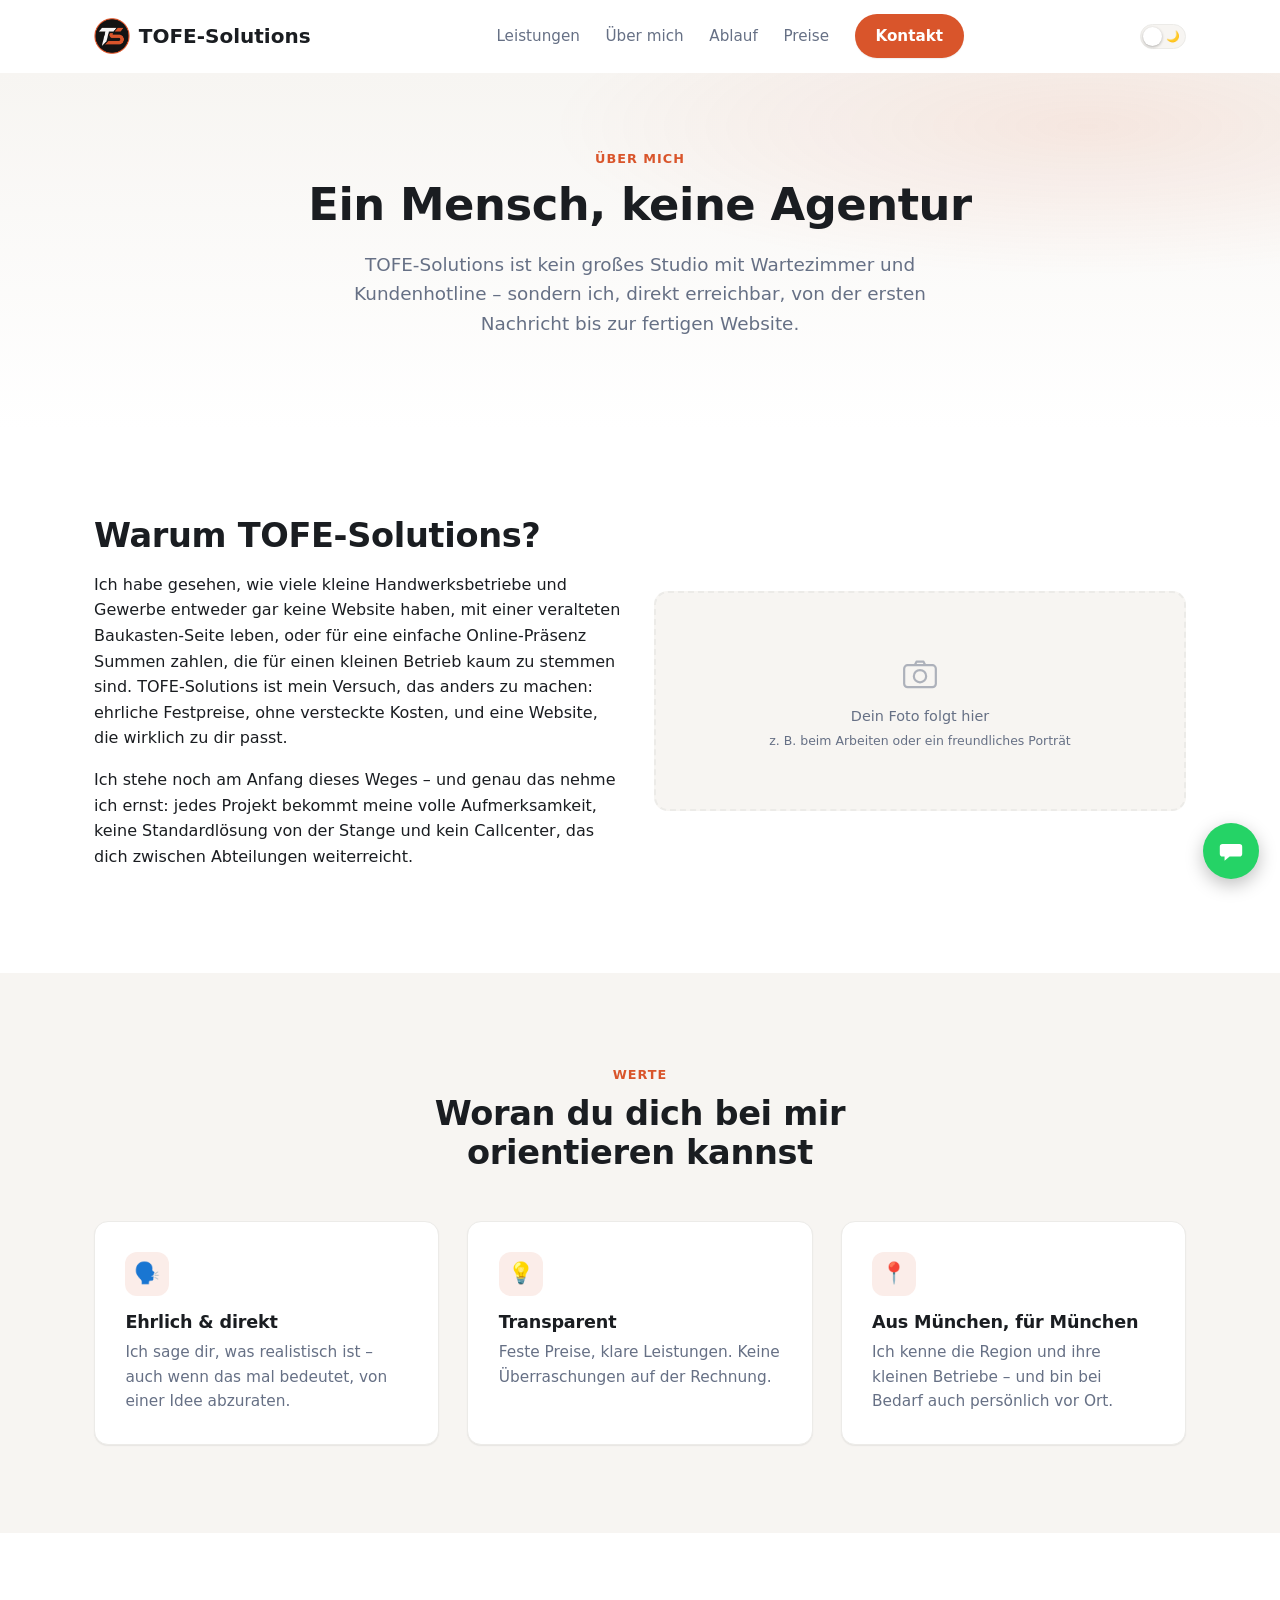
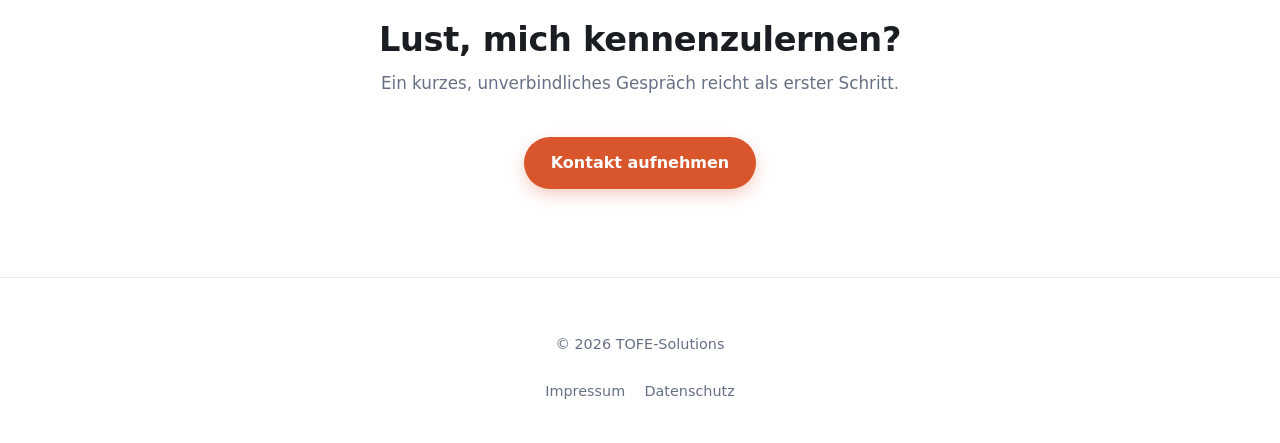
<file: ueber-mich.html>
<!DOCTYPE html>
<html lang="de">
<head>
<meta charset="UTF-8">
<script>(function(){try{var t=localStorage.getItem('tofe-theme');if(!t){t=window.matchMedia('(prefers-color-scheme: dark)').matches?'dark':'light';}if(t==='dark'){document.documentElement.setAttribute('data-theme','dark');}}catch(e){}})();</script>
<meta name="viewport" content="width=device-width, initial-scale=1.0">
<meta name="theme-color" content="#d9552b">
<title>Über mich – TOFE-Solutions</title>
<meta name="description" content="TOFE-Solutions ist ein persönliches Ein-Personen-Web-Studio aus München mit Fokus auf Handwerksbetriebe und Kleingewerbe. Lerne kennen, wer dahinter steckt.">
<meta property="og:title" content="Über mich – TOFE-Solutions">
<meta property="og:description" content="Ein persönliches Web-Studio aus München mit Fokus auf Handwerk &amp; Kleingewerbe.">
<meta property="og:type" content="profile">
<meta property="og:locale" content="de_DE">
<meta property="og:image" content="https://tofe-solutions.github.io/Vorlage-Elektrohandwerk/og-image.jpg">
<meta property="og:url" content="https://tofe-solutions.github.io/Vorlage-Elektrohandwerk/ueber-mich.html">
<meta name="twitter:card" content="summary_large_image">
<link rel="stylesheet" href="styles.css">
<link rel="icon" href="favicon.ico" sizes="any">
<link rel="icon" href="favicon-32.png" type="image/png" sizes="32x32">
<link rel="icon" href="favicon-192.png" type="image/png" sizes="192x192">
<link rel="apple-touch-icon" href="apple-touch-icon.png">
<link rel="manifest" href="site.webmanifest">
</head>
<body>

<header class="site-header" id="site-header">
  <div class="container header-inner">
    <a href="index.html" class="logo"><img src="logo-icon.png" alt="" width="36" height="36" class="logo-icon">TOFE-Solutions</a>
    <nav class="main-nav" id="main-nav">
      <a href="leistungen.html">Leistungen</a>
      <a href="ueber-mich.html">Über mich</a>
      <a href="ablauf.html">Ablauf</a>
      <a href="preise.html">Preise</a>
      <a href="kontakt.html" class="nav-cta">Kontakt</a>
    </nav>
    <label class="theme-switch" aria-label="Farbschema wechseln">
      <input type="checkbox" id="theme-switch-input">
      <span class="theme-switch-track">
        <span class="icon sun">☀️</span>
        <span class="icon moon">🌙</span>
        <span class="theme-switch-thumb"></span>
      </span>
    </label>
    <button class="menu-toggle" id="menu-toggle" aria-label="Menü öffnen"><span></span></button>
  </div>
</header>

<section class="hero page-hero">
  <div class="container hero-inner">
    <span class="eyebrow">Über mich</span>
    <h1>Ein Mensch, keine Agentur</h1>
    <p class="hero-sub">TOFE-Solutions ist kein großes Studio mit Wartezimmer und Kundenhotline – sondern ich, direkt erreichbar, von der ersten Nachricht bis zur fertigen Website.</p>
  </div>
</section>

<section class="section">
  <div class="container grid grid-2 align-center reveal">
    <div>
      <h2>Warum TOFE-Solutions?</h2>
      <p>Ich habe gesehen, wie viele kleine Handwerksbetriebe und Gewerbe entweder gar keine Website haben, mit einer veralteten Baukasten-Seite leben, oder für eine einfache Online-Präsenz Summen zahlen, die für einen kleinen Betrieb kaum zu stemmen sind. TOFE-Solutions ist mein Versuch, das anders zu machen: ehrliche Festpreise, ohne versteckte Kosten, und eine Website, die wirklich zu dir passt.</p>
      <p>Ich stehe noch am Anfang dieses Weges – und genau das nehme ich ernst: jedes Projekt bekommt meine volle Aufmerksamkeit, keine Standardlösung von der Stange und kein Callcenter, das dich zwischen Abteilungen weiterreicht.</p>
    </div>
    <div class="image-placeholder photo-pending"><svg viewBox="0 0 100 100" fill="none" xmlns="http://www.w3.org/2000/svg" stroke="currentColor"><rect x="14" y="30" width="72" height="50" rx="8" stroke-width="5"/><circle cx="50" cy="55" r="14" stroke-width="5"/><path d="M38 30l4-8h16l4 8" stroke-width="5" stroke-linejoin="round"/></svg><span>Dein Foto folgt hier<br><small>z. B. beim Arbeiten oder ein freundliches Porträt</small></span></div>
  </div>
</section>

<section class="section section-alt">
  <div class="container">
    <div class="section-header">
      <span class="eyebrow">Werte</span>
      <h2>Woran du dich bei mir orientieren kannst</h2>
    </div>
    <div class="grid grid-3">
      <div class="card reveal">
        <div class="icon">🗣️</div>
        <h3>Ehrlich &amp; direkt</h3>
        <p>Ich sage dir, was realistisch ist – auch wenn das mal bedeutet, von einer Idee abzuraten.</p>
      </div>
      <div class="card reveal">
        <div class="icon">💡</div>
        <h3>Transparent</h3>
        <p>Feste Preise, klare Leistungen. Keine Überraschungen auf der Rechnung.</p>
      </div>
      <div class="card reveal">
        <div class="icon">📍</div>
        <h3>Aus München, für München</h3>
        <p>Ich kenne die Region und ihre kleinen Betriebe – und bin bei Bedarf auch persönlich vor Ort.</p>
      </div>
    </div>
  </div>
</section>

<section class="section" style="text-align:center;">
  <div class="container">
    <h2>Lust, mich kennenzulernen?</h2>
    <p class="section-lead" style="margin-left:auto;margin-right:auto;">Ein kurzes, unverbindliches Gespräch reicht als erster Schritt.</p>
    <a href="kontakt.html" class="btn btn-primary">Kontakt aufnehmen</a>
  </div>
</section>

<footer class="site-footer">
  <div class="container footer-inner">
    <p>&copy; <span id="jahr"></span> TOFE-Solutions</p>
    <div class="footer-links">
      <a href="impressum.html">Impressum</a>
      <a href="datenschutz.html">Datenschutz</a>
    </div>
  </div>
</footer>

<script>
  document.getElementById('jahr').textContent = new Date().getFullYear();
  const header = document.getElementById('site-header');
  window.addEventListener('scroll', () => header.classList.toggle('scrolled', window.scrollY > 8));
  const menuToggle = document.getElementById('menu-toggle');
  const mainNav = document.getElementById('main-nav');
  menuToggle.addEventListener('click', () => mainNav.classList.toggle('open'));
  mainNav.querySelectorAll('a').forEach(a => a.addEventListener('click', () => mainNav.classList.remove('open')));
  const themeInput = document.getElementById('theme-switch-input');
  if (themeInput) {
    themeInput.checked = document.documentElement.getAttribute('data-theme') === 'dark';
    themeInput.addEventListener('change', () => {
      const theme = themeInput.checked ? 'dark' : 'light';
      document.documentElement.setAttribute('data-theme', theme);
      try { localStorage.setItem('tofe-theme', theme); } catch(e) {}
    });
  }
  const revealEls = document.querySelectorAll('.reveal');
  const io = new IntersectionObserver((entries) => {
    entries.forEach(entry => { if (entry.isIntersecting) { entry.target.classList.add('is-visible'); io.unobserve(entry.target); } });
  }, { threshold: 0.15 });
  revealEls.forEach(el => io.observe(el));
</script>

<a href="https://wa.me/4915731621285?text=Hallo%2C%20ich%20interessiere%20mich%20f%C3%BCr%20eine%20Website." class="whatsapp-fab" target="_blank" rel="noopener" aria-label="Per WhatsApp kontaktieren">
  <svg viewBox="0 0 100 100" fill="none" xmlns="http://www.w3.org/2000/svg"><path d="M20 25h60a10 10 0 0110 10v25a10 10 0 01-10 10H45l-18 15v-15h-7a10 10 0 01-10-10V35a10 10 0 0110-10z" fill="#fff"/></svg>
</a>
</body>
</html>
</file>
<file: styles.css>
:root {
  --color-accent: #d9552b;
  --color-accent-dark: #b8441f;
  --color-text: #1a1d21;
  --color-muted: #667085;
  --color-bg: #ffffff;
  --color-bg-alt: #f7f5f2;
  --color-surface: #ffffff;
  --color-border: #ecebe8;
  --font-heading: system-ui, -apple-system, "Segoe UI", Roboto, "Helvetica Neue", Arial, sans-serif;
  --font-base: system-ui, -apple-system, "Segoe UI", Roboto, "Helvetica Neue", Arial, sans-serif;
  --radius: 14px;
  --shadow-sm: 0 1px 2px rgba(20,20,20,.04), 0 1px 1px rgba(20,20,20,.03);
  --shadow-md: 0 8px 24px rgba(20,20,20,.08);
  color-scheme: light;
}

:root[data-theme="dark"] {
  --color-accent: #e2794f;
  --color-accent-dark: #d9552b;
  --color-text: #f0efec;
  --color-muted: #9aa1ae;
  --color-bg: #111318;
  --color-bg-alt: #1a1d23;
  --color-surface: #181b21;
  --color-border: #2c2f37;
  --shadow-sm: 0 1px 2px rgba(0,0,0,.4), 0 1px 1px rgba(0,0,0,.3);
  --shadow-md: 0 8px 24px rgba(0,0,0,.5);
  color-scheme: dark;
}

/* Im Dark Mode ist heller Text auf dem Akzent-Orange zu kontrastarm (WCAG AA) –
   dunkler Text auf den Akzent-Flächen sorgt für ausreichenden Kontrast. */
:root[data-theme="dark"] .btn-primary,
:root[data-theme="dark"] .nav-cta,
:root[data-theme="dark"] .pricing-badge {
  color: var(--color-bg) !important;
}

* { box-sizing: border-box; }
.sr-only { position: absolute; width: 1px; height: 1px; padding: 0; margin: -1px; overflow: hidden; clip: rect(0,0,0,0); white-space: nowrap; border: 0; }
html { scroll-behavior: smooth; }
body { margin: 0; font-family: var(--font-base); color: var(--color-text); line-height: 1.6; background: var(--color-bg); -webkit-font-smoothing: antialiased; transition: background-color .2s ease, color .2s ease; }
.container { max-width: 1140px; margin: 0 auto; padding: 0 1.5rem; }
h1, h2, h3 { font-family: var(--font-heading); line-height: 1.15; margin-top: 0; letter-spacing: -0.01em; }
h2 { font-size: clamp(1.6rem, 3vw, 2.1rem); margin-bottom: 0.6rem; }
.eyebrow { display: inline-block; color: var(--color-accent); font-weight: 700; font-size: 0.8rem; letter-spacing: 0.08em; text-transform: uppercase; margin-bottom: 0.6rem; }
.section-lead { color: var(--color-muted); max-width: 560px; margin: 0 0 2.5rem; font-size: 1.05rem; }
a { color: inherit; }

/* Header */
.site-header { position: sticky; top: 0; background: var(--color-surface); border-bottom: 1px solid transparent; z-index: 100; transition: box-shadow .2s, border-color .2s, background-color .2s; }
.site-header.scrolled { box-shadow: var(--shadow-sm); border-color: var(--color-border); }
.header-inner { display: flex; align-items: center; justify-content: space-between; height: 72px; }
.logo { display: flex; align-items: center; gap: 0.55rem; font-family: var(--font-heading); font-weight: 800; font-size: 1.25rem; text-decoration: none; }
.logo-icon { height: 36px; width: 36px; display: block; }
.main-nav { display: flex; align-items: center; }
.main-nav a { margin-left: 1.6rem; text-decoration: none; font-size: 0.95rem; font-weight: 500; color: var(--color-muted); transition: color .15s; }
.main-nav a:hover { color: var(--color-text); }
.nav-cta { background: var(--color-accent); color: #fff !important; padding: 0.6rem 1.3rem; border-radius: 999px; font-weight: 600 !important; box-shadow: var(--shadow-sm); }
.nav-cta:hover { background: var(--color-accent-dark); }
.menu-toggle { display: none; background: none; border: 0; cursor: pointer; padding: 0.4rem; }
.menu-toggle span, .menu-toggle span::before, .menu-toggle span::after { content: ""; display: block; width: 22px; height: 2px; background: var(--color-text); position: relative; transition: .2s; }
.menu-toggle span::before { position: absolute; top: -7px; width: 22px; height: 2px; background: var(--color-text); }
.menu-toggle span::after { position: absolute; top: 7px; width: 22px; height: 2px; background: var(--color-text); }

/* Hero */
.hero { padding: 7rem 0 6rem; background:
    radial-gradient(60% 60% at 85% 15%, rgba(217,85,43,.10) 0%, rgba(217,85,43,0) 70%),
    linear-gradient(180deg, var(--color-bg-alt) 0%, var(--color-bg) 100%);
  text-align: center; }
.hero h1 { font-size: clamp(2.2rem, 5vw, 3.4rem); max-width: 760px; margin: 0 auto 1.2rem; }
.hero-sub { color: var(--color-muted); max-width: 620px; margin: 0 auto 2.2rem; font-size: 1.15rem; }
.hero-actions { display: flex; gap: 1rem; justify-content: center; flex-wrap: wrap; }

.btn { display: inline-block; padding: 0.85rem 1.7rem; border-radius: 999px; text-decoration: none; font-weight: 600; transition: transform .15s, box-shadow .15s, background .15s; }
.btn-primary { background: var(--color-accent); color: #fff; box-shadow: 0 6px 16px rgba(217,85,43,.28); }
.btn-primary:hover { background: var(--color-accent-dark); transform: translateY(-1px); }
.btn-ghost { background: var(--color-surface); color: var(--color-text); border: 1px solid var(--color-border); }
.btn-ghost:hover { border-color: #d8d5d0; }

.section { padding: 5.5rem 0; }
.section-alt { background: var(--color-bg-alt); }
.section-header { text-align: center; margin: 0 auto 3rem; max-width: 620px; }
.section-header .section-lead { margin-left: auto; margin-right: auto; }

.grid { display: grid; gap: 1.75rem; }
.grid-2 { grid-template-columns: 1fr 1fr; }
.grid-3 { grid-template-columns: repeat(3, 1fr); }
.align-center { align-items: center; }

.card { background: var(--color-surface); border: 1px solid var(--color-border); border-radius: var(--radius); padding: 1.9rem; box-shadow: var(--shadow-sm); transition: transform .18s, box-shadow .18s, background-color .2s; }
.card:hover { transform: translateY(-3px); box-shadow: var(--shadow-md); }
.card .icon { width: 44px; height: 44px; border-radius: 12px; background: rgba(217,85,43,.1); color: var(--color-accent); display: flex; align-items: center; justify-content: center; font-size: 1.3rem; margin-bottom: 1rem; }
.card h3 { font-size: 1.1rem; margin-bottom: 0.5rem; }
.card p { color: var(--color-muted); margin: 0; font-size: 0.96rem; }

.step-card { position: relative; }
.step-num { font-family: var(--font-heading); font-size: 1.6rem; font-weight: 800; color: var(--color-accent); opacity: .5; margin-bottom: 0.6rem; }

.image-placeholder { background: linear-gradient(155deg, rgba(217,85,43,.13), rgba(217,85,43,.03)); border-radius: var(--radius); display: flex; align-items: center; justify-content: center; min-height: 220px; color: var(--color-muted); font-size: 0.9rem; }
.image-placeholder svg { width: 104px; height: 104px; }
.image-placeholder.photo-pending { background: var(--color-bg-alt); border: 2px dashed var(--color-border); flex-direction: column; gap: 0.6rem; text-align: center; padding: 1.5rem; color: var(--color-muted); }
.image-placeholder.photo-pending svg { width: 44px; height: 44px; opacity: .5; }
.image-placeholder.mockup { min-height: 260px; border: 1px solid var(--color-border); box-shadow: var(--shadow-sm); padding: 1.5rem; transition: transform .18s, box-shadow .18s; }
.image-placeholder.mockup:hover { transform: translateY(-4px); box-shadow: var(--shadow-md); }
.image-placeholder.mockup svg { width: 100%; height: auto; max-width: 340px; }

.benefit-tag { display: inline-flex; align-items: flex-start; gap: 0.55rem; background: rgba(217,85,43,.08); border-left: 3px solid var(--color-accent); padding: 0.65rem 1rem; border-radius: 6px; font-size: 0.92rem; margin: 1rem 0 0; }
.benefit-tag strong { color: var(--color-text); }

.trust-badges { display: flex; flex-wrap: wrap; gap: 0.6rem; justify-content: center; margin-bottom: 0.6rem; }
.trust-badge { display: inline-flex; align-items: center; gap: 0.45rem; background: rgba(217,85,43,.1); color: var(--color-accent); border: 1px solid rgba(217,85,43,.25); padding: 0.45rem 0.95rem; border-radius: 999px; font-size: 0.85rem; font-weight: 600; }
.trust-badge svg { width: 15px; height: 15px; flex-shrink: 0; }
.image-placeholder.photo-pending small { display: block; font-size: 0.78rem; margin-top: 0.15rem; }

.contact-list { list-style: none; padding: 0; }
.contact-list li { margin-bottom: 0.5rem; }
.contact-form { display: flex; flex-direction: column; gap: 1rem; background: var(--color-surface); padding: 1.75rem; border-radius: var(--radius); border: 1px solid var(--color-border); box-shadow: var(--shadow-sm); }
.contact-form label { display: flex; flex-direction: column; font-size: 0.9rem; font-weight: 500; gap: 0.4rem; }
.contact-form input, .contact-form textarea { padding: 0.7rem 0.8rem; border: 1px solid var(--color-border); border-radius: 8px; font: inherit; background: var(--color-bg); color: var(--color-text); transition: border-color .15s, box-shadow .15s; }
.contact-form input:focus, .contact-form textarea:focus { outline: none; border-color: var(--color-accent); box-shadow: 0 0 0 3px rgba(217,85,43,.25); }

.site-footer { padding: 2.5rem 0; text-align: center; color: var(--color-muted); font-size: 0.9rem; border-top: 1px solid var(--color-border); }
.footer-inner { display: flex; flex-direction: column; align-items: center; gap: 0.6rem; }
.footer-links { display: flex; gap: 1.2rem; flex-wrap: wrap; justify-content: center; }
.footer-links a { text-decoration: none; color: var(--color-muted); }
.footer-links a:hover { color: var(--color-text); text-decoration: underline; }

.page-hero { padding: 4.5rem 0 3.5rem; }
.page-hero h1 { font-size: clamp(2rem, 4vw, 2.8rem); }

.link-card { text-decoration: none; }
.link-card .arrow { color: var(--color-accent); font-weight: 700; }

.legal .section { padding: 3rem 0 5rem; }
.legal h2 { font-size: 1.3rem; margin-top: 2.2rem; }
.legal h3 { font-size: 1.05rem; margin-top: 1.4rem; }
.legal p, .legal li { color: var(--color-text); font-size: 0.98rem; }
.legal .placeholder { background: rgba(217,85,43,.1); color: var(--color-accent-dark); padding: 0.1rem 0.4rem; border-radius: 4px; font-weight: 600; }
.placeholder-note { background: rgba(217,85,43,.1); color: var(--color-accent-dark); padding: 0.1rem 0.45rem; border-radius: 4px; font-weight: 600; font-style: normal; white-space: normal; }

/* Referenzen-Seite */
.reference-card { padding: 2rem; }
.reference-card .reference-tag { display: inline-block; font-size: 0.78rem; font-weight: 700; color: var(--color-accent); background: rgba(217,85,43,.1); padding: 0.3rem 0.8rem; border-radius: 999px; margin-bottom: 1rem; }
.reference-card h3 { font-size: 1.2rem; margin-bottom: 0.5rem; }
.reference-card p { color: var(--color-muted); margin: 0 0 1.2rem; }
.reference-placeholder { border: 2px dashed var(--color-border); border-radius: var(--radius); min-height: 220px; display: flex; flex-direction: column; align-items: center; justify-content: center; gap: 0.6rem; color: var(--color-muted); text-align: center; padding: 2rem; background: var(--color-bg-alt); }
.reference-placeholder svg { width: 40px; height: 40px; opacity: 0.5; }
.reference-placeholder strong { color: var(--color-text); font-size: 0.98rem; }
.reference-placeholder span { font-size: 0.85rem; }

/* Ratgeber-Seite */
.article-toc { list-style: none; padding: 0; margin: 0 auto 3rem; max-width: 620px; display: flex; flex-direction: column; gap: 0.6rem; }
.article-toc a { display: flex; align-items: center; gap: 0.7rem; text-decoration: none; color: var(--color-text); background: var(--color-surface); border: 1px solid var(--color-border); border-radius: var(--radius); padding: 0.9rem 1.2rem; font-weight: 600; font-size: 0.95rem; transition: border-color .15s, transform .15s; }
.article-toc a:hover { border-color: var(--color-accent); transform: translateX(3px); }
.article-toc .toc-num { color: var(--color-accent); font-weight: 800; font-family: var(--font-heading); }
.article-block { max-width: 720px; margin: 0 auto; scroll-margin-top: 90px; }
.article-block + .article-block { border-top: 1px solid var(--color-border); padding-top: 3rem; margin-top: 3rem; }
.article-block h2 { font-size: 1.5rem; }
.article-block p { margin-bottom: 1.1rem; }

/* Risikoumkehr / Vertrauens-Baustein */
.guarantee-box { display: flex; gap: 1.2rem; align-items: flex-start; background: rgba(217,85,43,.06); border: 1px solid rgba(217,85,43,.2); border-radius: var(--radius); padding: 1.6rem 1.8rem; max-width: 760px; margin: 2.5rem auto 0; }
.guarantee-box .icon { width: 44px; height: 44px; border-radius: 12px; background: rgba(217,85,43,.14); color: var(--color-accent); display: flex; align-items: center; justify-content: center; font-size: 1.3rem; flex-shrink: 0; }
.guarantee-box h3 { margin: 0 0 0.4rem; font-size: 1.05rem; }
.guarantee-box p { margin: 0; color: var(--color-muted); font-size: 0.95rem; }
.legal .notice { background: var(--color-bg-alt); border: 1px solid var(--color-border); border-radius: var(--radius); padding: 1.2rem 1.4rem; font-size: 0.92rem; color: var(--color-muted); margin-bottom: 2rem; }

/* Pricing */
.pricing-grid { align-items: stretch; }
.pricing-card { display: flex; flex-direction: column; position: relative; padding: 2.2rem 1.9rem; }
.pricing-card.featured { border-color: var(--color-accent); box-shadow: 0 10px 28px rgba(217,85,43,.14); }
.pricing-badge { position: absolute; top: -13px; left: 50%; transform: translateX(-50%); background: var(--color-accent); color: #fff; font-size: 0.75rem; font-weight: 700; letter-spacing: 0.04em; text-transform: uppercase; padding: 0.35rem 0.9rem; border-radius: 999px; box-shadow: var(--shadow-sm); }
.pricing-card h3 { font-size: 1.25rem; margin-bottom: 0.3rem; }
.pricing-card .plan-desc { color: var(--color-muted); font-size: 0.92rem; margin: 0 0 1.3rem; min-height: 2.6em; }
.pricing-card .price-row { margin-bottom: 1.5rem; }
.pricing-card .price-prefix { color: var(--color-muted); font-size: 0.85rem; display: block; }
.pricing-card .price-value { font-family: var(--font-heading); font-size: 2.4rem; font-weight: 800; }
.pricing-card .price-note { color: var(--color-muted); font-size: 0.85rem; display: block; margin-top: 0.2rem; }
.pricing-card .feature-list { list-style: none; padding: 0; margin: 0 0 1.8rem; flex-grow: 1; }
.pricing-card .feature-list li { display: flex; gap: 0.6rem; align-items: flex-start; margin-bottom: 0.7rem; font-size: 0.94rem; }
.pricing-card .feature-list li::before { content: "✓"; color: var(--color-accent); font-weight: 700; flex-shrink: 0; }
.pricing-card .btn { text-align: center; }

.addon-card ul { list-style: none; padding: 0; margin: 0; }
.addon-card li { display: flex; justify-content: space-between; gap: 1rem; padding: 0.85rem 0; border-bottom: 1px solid var(--color-border); font-size: 0.94rem; }
.addon-card li:last-child { border-bottom: none; }
.addon-card .addon-price { color: var(--color-accent); font-weight: 600; white-space: nowrap; }
.addon-card .addon-name { color: var(--color-text); }
.addon-card .addon-note { display: block; color: var(--color-muted); font-size: 0.82rem; font-weight: 400; }

/* Ablauf-Zeitstrahl (kompakte Randleiste) */
.ablauf-timeline { max-width: 700px; margin: 0 auto; position: relative; padding-left: 84px; }
.ablauf-timeline::before { content: ''; position: absolute; left: 31px; top: 10px; bottom: 10px; width: 3px; background: var(--color-border); }
.at-item { position: relative; padding-bottom: 3.2rem; }
.at-item:last-child { padding-bottom: 0; }
.at-node { position: absolute; left: -84px; top: 0; width: 62px; height: 62px; border-radius: 50%; background: var(--color-accent); color: #fff; display: flex; align-items: center; justify-content: center; font-weight: 800; font-family: var(--font-heading); font-size: 1.25rem; box-shadow: 0 0 0 6px var(--color-bg), var(--shadow-sm); }
.at-time { display: inline-block; font-size: 0.78rem; font-weight: 700; color: var(--color-accent); background: rgba(217,85,43,.1); padding: 0.25rem 0.7rem; border-radius: 999px; margin-bottom: 0.6rem; }
.at-item h2 { font-size: 1.3rem; margin: 0 0 0.5rem; }
.at-item p { margin: 0; color: var(--color-muted); font-size: 1rem; max-width: 520px; }

@media (max-width: 780px) {
  .ablauf-timeline { padding-left: 64px; }
  .ablauf-timeline::before { left: 23px; }
  .at-node { left: -64px; width: 48px; height: 48px; font-size: 1.05rem; }
}

/* Scroll-reveal */
.reveal { opacity: 0; transform: translateY(16px); transition: opacity .5s ease, transform .5s ease; }
.reveal.is-visible { opacity: 1; transform: translateY(0); }

@media (max-width: 930px) {
  .menu-toggle { display: block; }
  .main-nav { position: fixed; inset: 72px 0 0 0; background: var(--color-surface); flex-direction: column; align-items: flex-start; padding: 2rem 1.5rem; gap: 0.5rem; transform: translateX(100%); transition: transform .25s ease; }
  .main-nav.open { transform: translateX(0); }
  .main-nav a { margin-left: 0; padding: 0.75rem 0; font-size: 1.05rem; width: 100%; }
  .nav-cta { margin-top: 0.5rem; text-align: center; }
  .grid-2, .grid-3 { grid-template-columns: 1fr; }
  .theme-switch { margin-left: 0.6rem; }
}

/* Theme switch (Hell/Dunkel-Umschalter) */
.theme-switch { display: inline-flex; align-items: center; cursor: pointer; margin-left: 1rem; user-select: none; }
.theme-switch input { position: absolute; opacity: 0; width: 1px; height: 1px; }
.theme-switch-track { position: relative; width: 46px; height: 25px; background: var(--color-bg-alt); border: 1px solid var(--color-border); border-radius: 999px; transition: background-color .2s; flex-shrink: 0; }
.theme-switch-track .icon { position: absolute; top: 50%; transform: translateY(-50%); font-size: 11px; line-height: 1; }
.theme-switch-track .icon.sun { left: 5px; }
.theme-switch-track .icon.moon { right: 5px; }
.theme-switch-thumb { position: absolute; top: 2px; left: 2px; width: 19px; height: 19px; border-radius: 50%; background: var(--color-surface); box-shadow: 0 1px 3px rgba(0,0,0,.3); transition: transform .2s ease; }
.theme-switch input:checked ~ .theme-switch-track .theme-switch-thumb { transform: translateX(21px); }
.theme-switch input:checked ~ .theme-switch-track { background: var(--color-accent); border-color: var(--color-accent); }
.theme-switch input:focus-visible ~ .theme-switch-track { outline: 2px solid var(--color-accent); outline-offset: 2px; }
.calc-switch-label input:focus-visible ~ .calc-switch { outline: 2px solid var(--color-accent); outline-offset: 2px; }
.faq-question:focus-visible { outline: 2px solid var(--color-accent); outline-offset: 2px; }

/* WhatsApp floating button */
.whatsapp-fab { position: fixed; right: 1.3rem; bottom: 1.3rem; width: 56px; height: 56px; border-radius: 50%; background: #25D366; color: #fff; display: flex; align-items: center; justify-content: center; box-shadow: 0 6px 18px rgba(0,0,0,.25); z-index: 200; transition: transform .15s; }
.whatsapp-fab:hover { transform: scale(1.06); }
.whatsapp-fab svg { width: 28px; height: 28px; }

/* FAQ accordion */
.faq-list { max-width: 760px; margin: 0 auto; }
.faq-item { border-bottom: 1px solid var(--color-border); }
.faq-item:first-child { border-top: 1px solid var(--color-border); }
.faq-question { width: 100%; text-align: left; background: none; border: 0; padding: 1.2rem 0.2rem; font: inherit; font-weight: 600; font-size: 1rem; color: var(--color-text); cursor: pointer; display: flex; justify-content: space-between; align-items: center; gap: 1rem; }
.faq-question .faq-icon { flex-shrink: 0; color: var(--color-accent); font-size: 1.3rem; transition: transform .2s; }
.faq-item.open .faq-question .faq-icon { transform: rotate(45deg); }
.faq-answer { max-height: 0; overflow: hidden; transition: max-height .25s ease; }
.faq-answer p { color: var(--color-muted); margin: 0 0.2rem 1.2rem; font-size: 0.96rem; }

/* Price calculator */
.calc-box { background: var(--color-surface); border: 1px solid var(--color-border); border-radius: var(--radius); padding: 1.8rem; box-shadow: var(--shadow-sm); max-width: 620px; margin: 0 auto; }
.calc-row { display: flex; justify-content: space-between; align-items: center; gap: 1rem; padding: 0.7rem 0; border-bottom: 1px solid var(--color-border); }
.calc-row:last-of-type { border-bottom: none; }
.calc-row label { font-size: 0.95rem; font-weight: 500; }
.calc-row .calc-note { display: block; color: var(--color-muted); font-size: 0.8rem; font-weight: 400; }
.calc-stepper { display: flex; align-items: center; gap: 0.7rem; }
.calc-stepper button { width: 30px; height: 30px; border-radius: 50%; border: 1px solid var(--color-border); background: var(--color-bg); color: var(--color-text); font-size: 1.1rem; cursor: pointer; line-height: 1; }
.calc-stepper button:hover { border-color: var(--color-accent); color: var(--color-accent); }
.calc-stepper span { min-width: 1.2rem; text-align: center; font-weight: 600; }
.calc-switch-label { display: inline-flex; align-items: center; cursor: pointer; }
.calc-switch-label input { position: absolute; opacity: 0; width: 1px; height: 1px; }
.calc-switch { position: relative; width: 42px; height: 24px; background: var(--color-bg-alt); border: 1px solid var(--color-border); border-radius: 999px; flex-shrink: 0; transition: background-color .2s; }
.calc-switch-thumb { position: absolute; top: 2px; left: 2px; width: 17px; height: 17px; border-radius: 50%; background: var(--color-surface); box-shadow: 0 1px 2px rgba(0,0,0,.25); transition: transform .2s; }
.calc-switch-label input:checked ~ .calc-switch .calc-switch-thumb { transform: translateX(18px); }
.calc-switch-label input:checked ~ .calc-switch { background: var(--color-accent); border-color: var(--color-accent); }
.calc-total { display: flex; justify-content: space-between; align-items: baseline; padding-top: 1.3rem; margin-top: 0.5rem; }
.calc-total .calc-total-label { font-weight: 600; }
.calc-total .calc-total-value { font-family: var(--font-heading); font-size: 1.9rem; font-weight: 800; color: var(--color-accent); }
.calc-hint { color: var(--color-muted); font-size: 0.82rem; margin-top: 0.6rem; }
</file>
